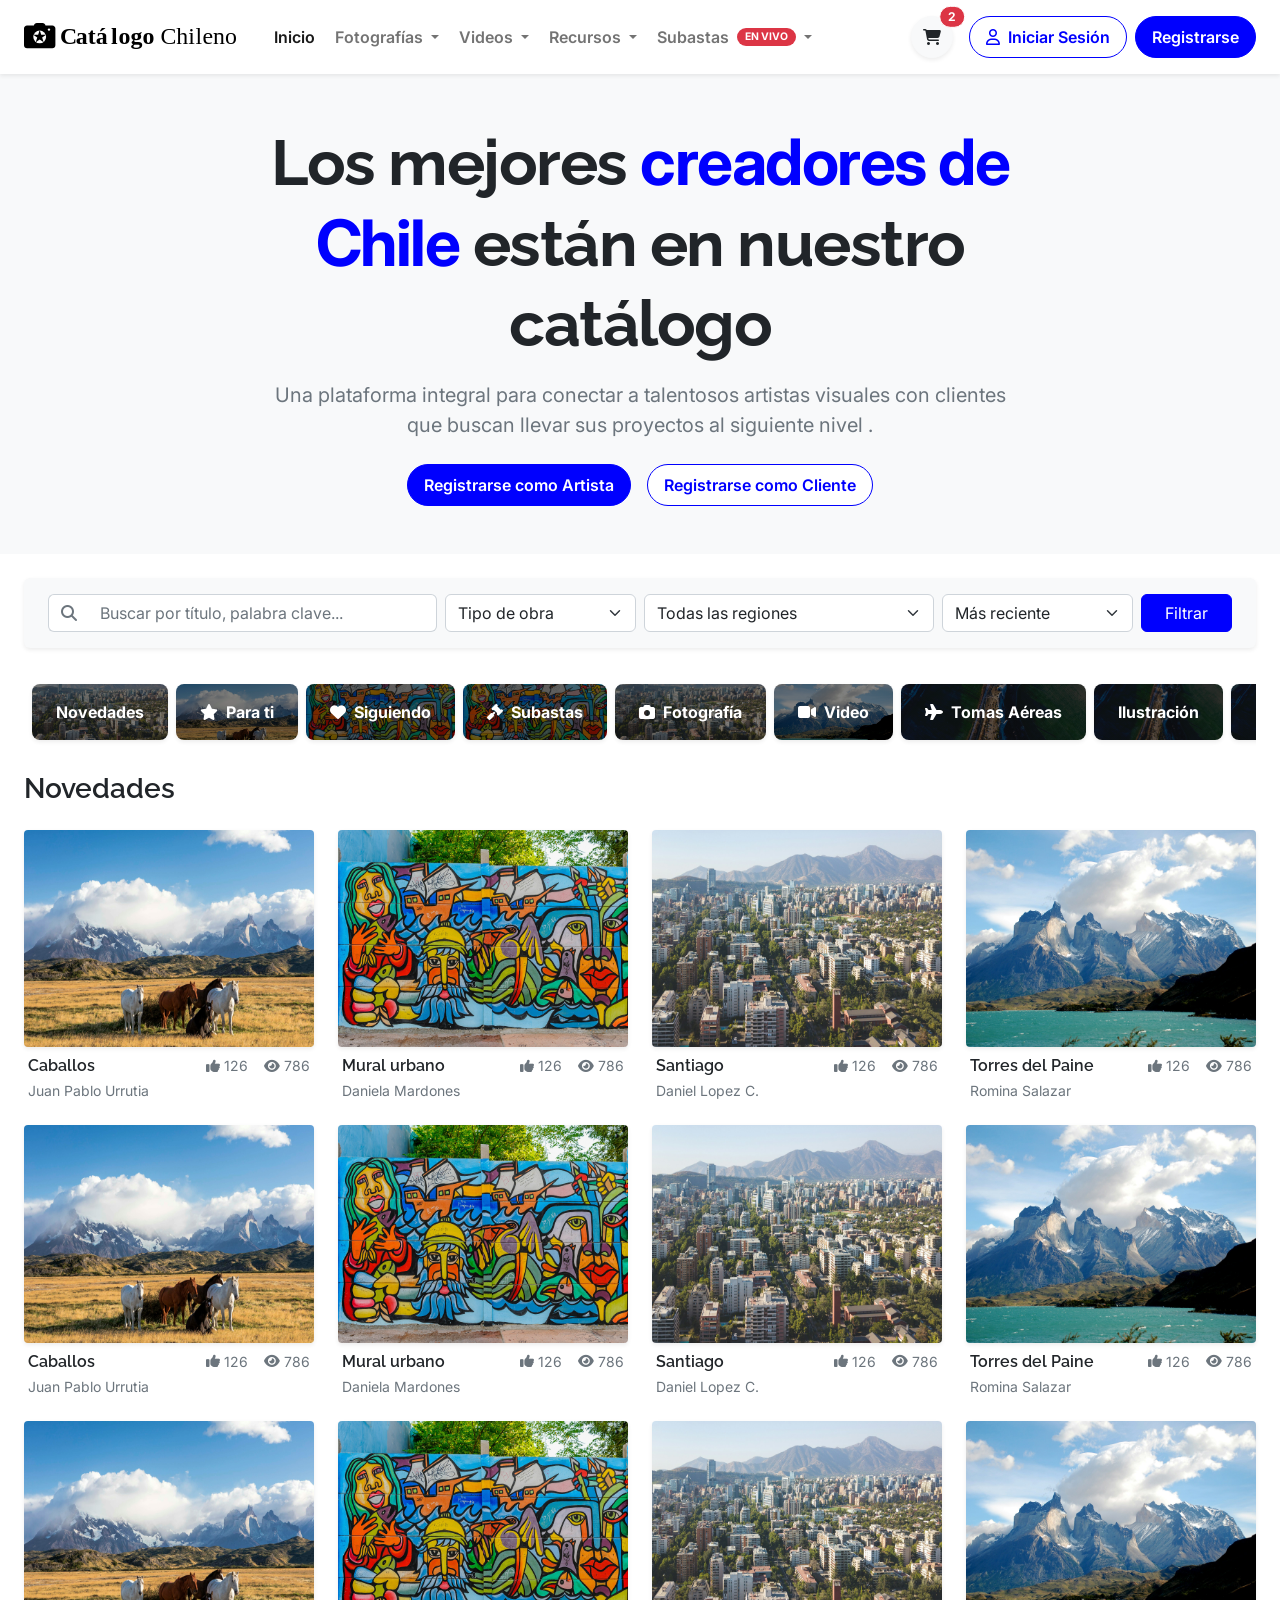
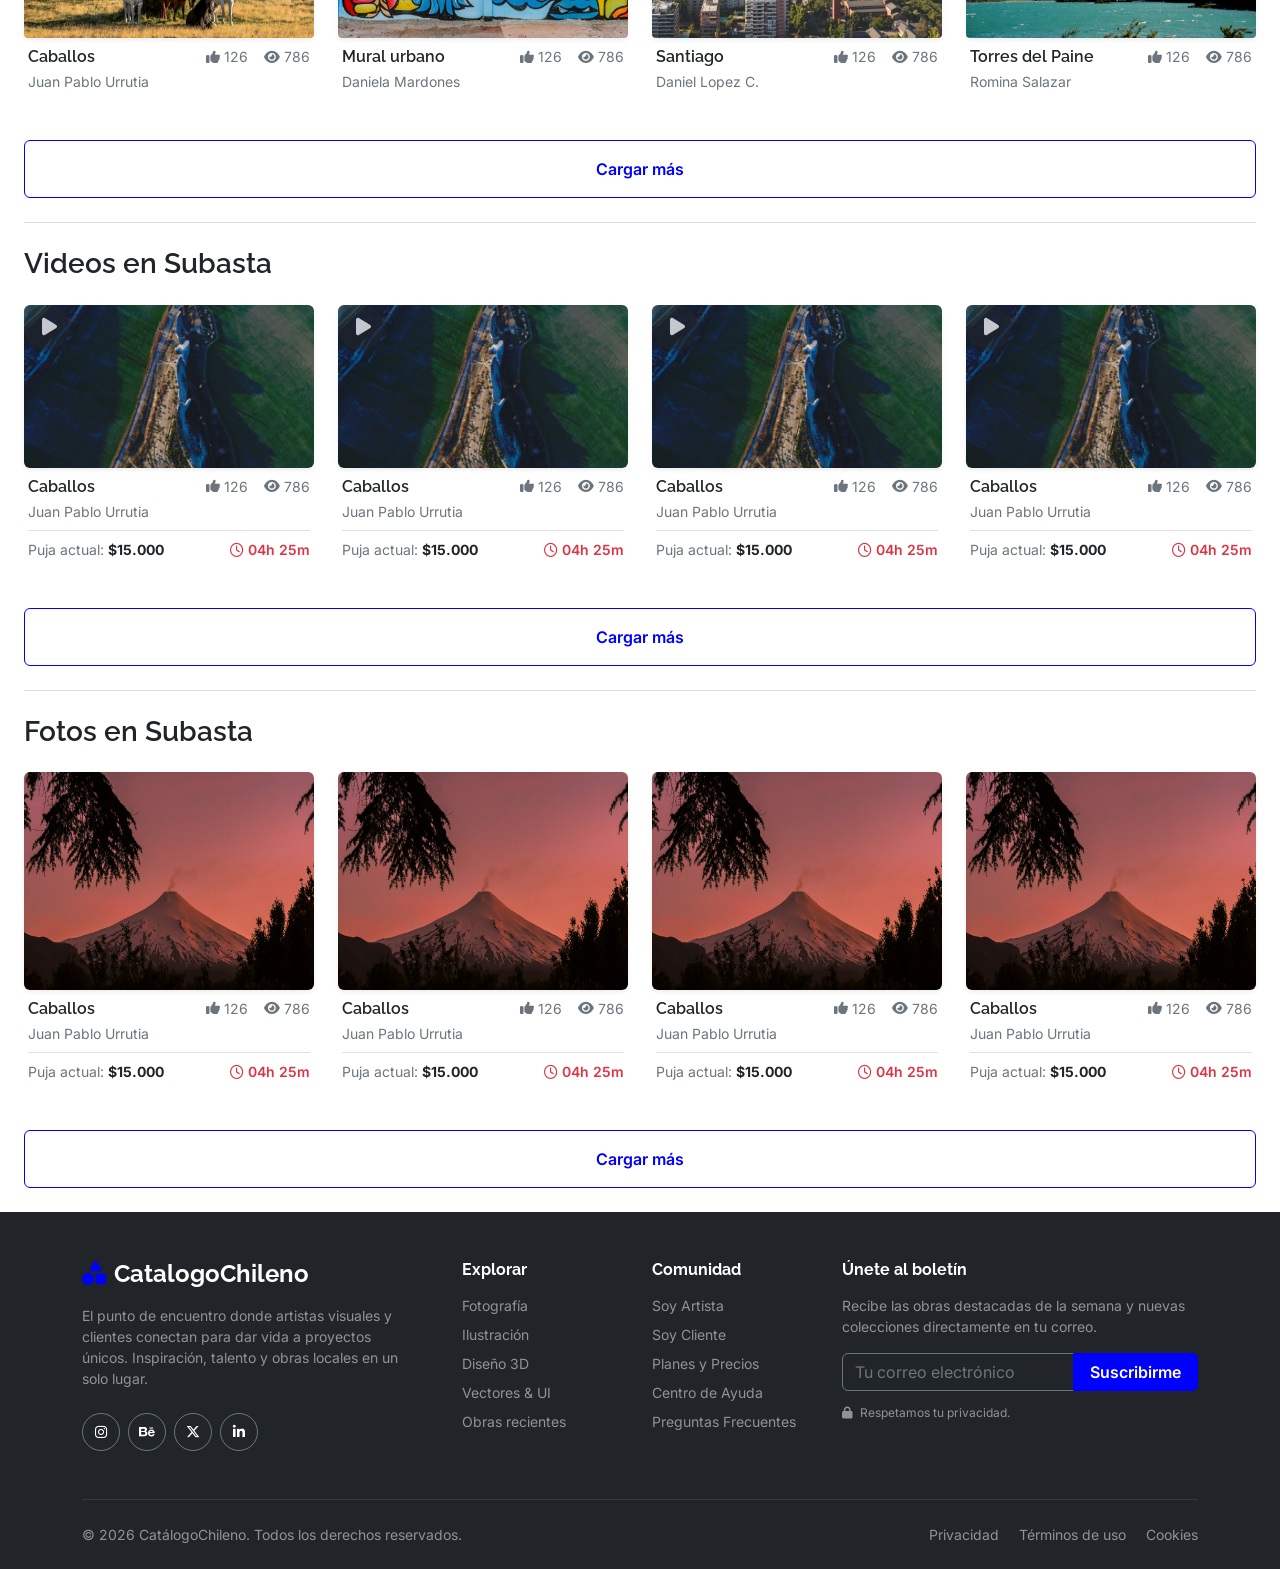
<file: Front-End/index.html>
<!DOCTYPE html>
<html lang="es">

<head>
    <meta charset="UTF-8">
    <meta name="viewport" content="width=device-width, initial-scale=1.0">
    <title>Mi Proyecto Web - Bootstrap 5.2.3</title>

    <!-- 1. Estilos locales de Bootstrap (CSS) -->
    <link rel="stylesheet" href="css/bootstrap.min.css">


    <!-- Font Awesome CDN -->
    <link rel="stylesheet" href="https://cdnjs.cloudflare.com/ajax/libs/font-awesome/6.5.1/css/all.min.css">

    <!-- 2. Mis estilos personalizados -->
    <link rel="stylesheet" href="css/style.css">



</head>

<body>

    <!-- NavBar -->
    <nav class="navbar navbar-expand-lg navbar-light py-3 bg-white sticky-top shadow-sm">
        <div class="container-fluid px-4">

            <!-- 1. Logotipo -->
            <a class="navbar-brand d-flex align-items-center text-dark me-lg-4" href="index.html">
                <img src="images/LogoCatalogoChileno.svg" alt="Logotipo Catálogo Chileno" height="28"
                    class="d-inline-block">
            </a>

            <!-- Botones para vista móvil (Carrito rápido + Hamburguesa) -->
            <div class="d-flex align-items-center gap-2 d-lg-none">
                <!-- Carrito Móvil -->
                <a href="carrito.html" class="btn btn-light position-relative rounded-circle p-2"
                    aria-label="Carrito de compras">
                    <i class="fa-solid fa-cart-shopping text-dark fs-5"></i>
                    <span class="position-absolute top-0 start-100 translate-middle badge rounded-pill bg-danger">
                        2
                    </span>
                </a>

                <!-- Botón Hamburguesa -->
                <button class="navbar-toggler border-0 shadow-none p-2" type="button" data-bs-toggle="collapse"
                    data-bs-target="#navbarContenido" aria-controls="navbarContenido" aria-expanded="false"
                    aria-label="Toggle navigation">
                    <span class="navbar-toggler-icon"></span>
                </button>
            </div>

            <!-- 3. Contenido colapsable (Menú + Acciones) -->
            <div class="collapse navbar-collapse mt-3 mt-lg-0" id="navbarContenido">

                <!-- Menú de Navegación Principal -->
                <ul class="navbar-nav me-auto mb-2 mb-lg-0 gap-lg-1">

                    <!-- Inicio -->
                    <li class="nav-item">
                        <a class="nav-link fw-semibold active" aria-current="page" href="index.html">Inicio</a>
                    </li>

                    <!-- Submenú 1: Fotografías -->
                    <li class="nav-item dropdown">
                        <a class="nav-link dropdown-toggle fw-semibold" href="#" id="dropFotografias" role="button"
                            data-bs-toggle="dropdown" aria-expanded="false">
                            Fotografías
                        </a>
                        <ul class="dropdown-menu border-0 shadow-sm rounded-3" aria-labelledby="dropFotografias">
                            <li><a class="dropdown-item py-2" href="#"><i
                                        class="fa-solid fa-mountain me-2 text-muted"></i>Paisajes</a></li>
                            <li><a class="dropdown-item py-2" href="#"><i
                                        class="fa-solid fa-user-group me-2 text-muted"></i>Personas</a></li>
                            <li><a class="dropdown-item py-2" href="#"><i
                                        class="fa-solid fa-city me-2 text-muted"></i>Ciudades</a></li>
                            <li><a class="dropdown-item py-2" href="#"><i
                                        class="fa-solid fa-masks-theater me-2 text-muted"></i>Fiestas Típicas</a></li>
                            <li>
                                <hr class="dropdown-divider">
                            </li>
                            <li><a class="dropdown-item py-2" href="#"><i
                                        class="fa-solid fa-leaf me-2 text-muted"></i>Fauna y Naturaleza Chilena</a></li>
                        </ul>
                    </li>

                    <!-- Submenú 2: Videos -->
                    <li class="nav-item dropdown">
                        <a class="nav-link dropdown-toggle fw-semibold" href="#" id="dropVideos" role="button"
                            data-bs-toggle="dropdown" aria-expanded="false">
                            Videos
                        </a>
                        <ul class="dropdown-menu border-0 shadow-sm rounded-3" aria-labelledby="dropVideos">
                            <li><a class="dropdown-item py-2" href="#"><i class="fa-solid fa-tv me-2 text-muted"></i>4K
                                    UHD</a></li>
                            <li><a class="dropdown-item py-2" href="#"><i
                                        class="fa-solid fa-plane-up me-2 text-muted"></i>Tomas con Dron</a></li>
                            <li>
                                <hr class="dropdown-divider">
                            </li>
                            <li><a class="dropdown-item py-2" href="#"><i
                                        class="fa-solid fa-film me-2 text-muted"></i>Time-Lapse / Archivo</a></li>
                        </ul>
                    </li>

                    <!-- Submenú 3: Recursos -->
                    <li class="nav-item dropdown">
                        <a class="nav-link dropdown-toggle fw-semibold" href="#" id="dropRecursos" role="button"
                            data-bs-toggle="dropdown" aria-expanded="false">
                            Recursos
                        </a>
                        <ul class="dropdown-menu border-0 shadow-sm rounded-3" aria-labelledby="dropRecursos">
                            <li><a class="dropdown-item py-2" href="#"><i
                                        class="fa-solid fa-palette me-2 text-muted"></i>Ilustraciones</a></li>
                            <li><a class="dropdown-item py-2" href="#"><i
                                        class="fa-solid fa-bezier-curve me-2 text-muted"></i>Vectores</a></li>
                            <li><a class="dropdown-item py-2" href="#"><i
                                        class="fa-solid fa-layer-group me-2 text-muted"></i>Plantillas</a></li>
                            <li>
                                <hr class="dropdown-divider">
                            </li>
                            <li><a class="dropdown-item py-2" href="#"><i
                                        class="fa-solid fa-music me-2 text-muted"></i>Audio y Música</a></li>
                        </ul>
                    </li>

                    <!-- Submenú 4: Subastas -->
                    <li class="nav-item dropdown">
                        <a class="nav-link dropdown-toggle fw-semibold d-flex align-items-center gap-1" href="#"
                            id="dropSubastas" role="button" data-bs-toggle="dropdown" aria-expanded="false">
                            Subastas
                            <span class="badge bg-danger rounded-pill ms-1 px-2" style="font-size: 0.65rem;">EN
                                VIVO</span>
                        </a>
                        <ul class="dropdown-menu border-0 shadow-sm rounded-3" aria-labelledby="dropSubastas">
                            <li><a class="dropdown-item py-2 fw-semibold text-danger" href="subastas.html"><i
                                        class="fa-solid fa-gavel me-2"></i>Subastas en Vivo</a></li>
                            <li><a class="dropdown-item py-2" href="#"><i
                                        class="fa-regular fa-calendar me-2 text-muted"></i>Próximas Subastas</a></li>
                            <li><a class="dropdown-item py-2" href="#"><i
                                        class="fa-solid fa-clock-rotate-left me-2 text-muted"></i>Finalizadas</a></li>
                        </ul>
                    </li>

                </ul>

                <!-- Acciones de Usuario + Carrito (Escritorio) -->
                <div class="d-flex align-items-center gap-3 pt-3 pt-lg-0 mt-3 mt-lg-0">

                    <!-- Carrito de Compras (Desktop) -->
                    <a href="carrito.html"
                        class="btn btn-light position-relative rounded-circle p-2 d-none d-lg-flex align-items-center justify-content-center shadow-sm flex-shrink-0"
                        style="width: 42px; height: 42px;" title="Carrito de compras">
                        <i class="fa-solid fa-cart-shopping text-dark"></i>
                        <span
                            class="position-absolute top-0 start-100 translate-middle badge rounded-pill bg-danger border border-white">
                            2
                        </span>
                    </a>

                    <!-- Área de Autenticación / Cuenta de Usuario -->
                    <div class="d-flex align-items-center gap-2 w-100 w-lg-auto">
                        <a href="login.html"
                            class="btn btn-outline-primary rounded-pill px-3 py-2 fw-semibold w-100 w-lg-auto d-flex align-items-center justify-content-center gap-2 text-nowrap">
                            <i class="fa-regular fa-user"></i>
                            <span>Iniciar Sesión</span>
                        </a>
                        <a href="registro.html"
                            class="btn btn-primary rounded-pill px-3 py-2 fw-semibold w-100 w-lg-auto d-none d-xl-inline-block text-nowrap">
                            Registrarse
                        </a>
                    </div>

                </div>

            </div>
        </div>
    </nav>

    <!-- Sección Hero (Inicio estilo Behance) -->
    <section class="hero-section text-center py-5 lg-3 bg-light">
        <div class="container">
            <div class="row justify-content-center">
                <div class="col-lg-10 col-xl-9">

                    <!-- Título H1 Principal -->
                    <h1 class="display-3 fw-bold text-dark lh-sm mb-3" style="letter-spacing: -1.5px;">
                        Los mejores <span class="text-primary">creadores de Chile</span> están en nuestro catálogo
                    </h1>

                    <!-- Subtítulo descriptivo -->
                    <p class="fs-5 text-muted mb-4 px-md-5 fw-normal">
                        Una plataforma integral para conectar a talentosos artistas visuales con clientes que buscan
                        llevar sus proyectos al siguiente nivel .
                    </p>

                    <!-- Contenedor de Botones de Registro -->
                    <div class="d-flex flex-column flex-sm-row justify-content-center gap-2 gap-sm-3">

                        <!-- Botón 1: Registrarse como Artista (Relleno) -->
                        <a href="registro-artista.html" class="btn btn-primary rounded-pill px-3 py-2 fw-semibold text-nowrap">
                            Registrarse como Artista
                        </a>

                        <!-- Botón 2: Registrarse como Cliente (Delineado con hover sutil) -->
                        <a href="registro-cliente.html" class="btn btn-outline-primary rounded-pill px-3 py-2 fw-semibold text-nowrap">
                            Registrarse como Cliente
                        </a>

                    </div>

                </div>
            </div>
        </div>
    </section>

    <!-- 1. Carrusel  

<main class="container-fluid px-0">
  <div id="carouselExampleCaptions" class="carousel slide overflow-hidden" data-bs-ride="false">
    <div class="carousel-indicators">
      <button type="button" data-bs-target="#carouselExampleCaptions" data-bs-slide-to="0" class="active" aria-current="true" aria-label="Slide 1"></button>
      <button type="button" data-bs-target="#carouselExampleCaptions" data-bs-slide-to="1" aria-label="Slide 2"></button>
      <button type="button" data-bs-target="#carouselExampleCaptions" data-bs-slide-to="2" aria-label="Slide 3"></button>
    </div>
    <div class="carousel-inner">
      <div class="carousel-item active">
        <img src="images/cl-01.jpg" class="d-block w-100" alt="...">
        <div class="carousel-caption d-none d-md-block">
          <h5>First slide label</h5>
          <p>Some representative placeholder content for the first slide.</p>
        </div>
      </div>
      <div class="carousel-item">
        <img src="images/cl-02.jpg" class="d-block w-100" alt="...">
        <div class="carousel-caption d-none d-md-block">
          <h5>Second slide label</h5>
          <p>Some representative placeholder content for the second slide.</p>
        </div>
      </div>
      <div class="carousel-item">
        <img src="images/cl-03.jpg" class="d-block w-100" alt="...">
        <div class="carousel-caption d-none d-md-block">
          <h5>Third slide label</h5>
          <p>Some representative placeholder content for the third slide.</p>
        </div>
      </div>
    </div>
    <button class="carousel-control-prev" type="button" data-bs-target="#carouselExampleCaptions" data-bs-slide="prev">
      <span class="carousel-control-prev-icon" aria-hidden="true"></span>
      <span class="visually-hidden">Previous</span>
    </button>
    <button class="carousel-control-next" type="button" data-bs-target="#carouselExampleCaptions" data-bs-slide="next">
      <span class="carousel-control-next-icon" aria-hidden="true"></span>
      <span class="visually-hidden">Next</span>
    </button>
  </div>
</main> -->


    <!-- 1. BARRA DE BÚSQUEDA Y FILTROS -->
    <main class="containe-fluid px-4 py-4">
        <div class="card shadow-sm px-4 p-3 mb-1 bg-light border-0">
            <form class="row g-2 align-items-center">

                <!-- 1. Campo de Búsqueda de Texto -->
                <div class="col-12 col-lg-4">
                    <div class="input-group">
                        <span class="input-group-text bg-white border-end-0">
                            <i class="fa-solid fa-magnifying-glass text-muted"></i>
                        </span>
                        <input type="text" class="form-control border-start-0"
                            placeholder="Buscar por título, palabra clave...">
                    </div>
                </div>

                <!-- 2. Filtro: Tipo de Obra -->
                <div class="col-12 col-sm-6 col-lg-2">
                    <select class="form-select" aria-label="Tipo de obra">
                        <option value="" selected>Tipo de obra</option>
                        <option value="fotografia">Fotografía</option>
                        <option value="video">Video</option>
                        <option value="audio">Audio</option>
                        <option value="vector">Vector</option>
                        <option value="3d">3D</option>
                    </select>
                </div>

                <!-- 3. Filtro: Región de Chile -->
                <div class="col-12 col-sm-6 col-lg-3">
                    <select class="form-select" aria-label="Región de Chile">
                        <option value="" selected>Todas las regiones</option>
                        <option value="arica">Arica y Parinacota</option>
                        <option value="tarapaca">Tarapacá</option>
                        <option value="antofagasta">Antofagasta</option>
                        <option value="atacama">Atacama</option>
                        <option value="coquimbo">Coquimbo</option>
                        <option value="valparaiso">Valparaíso</option>
                        <option value="metropolitana">Región Metropolitana</option>
                        <option value="ohiggins">O'Higgins</option>
                        <option value="maule">Maule</option>
                        <option value="nuble">Ñuble</option>
                        <option value="biobio">Biobío</option>
                        <option value="araucania">La Araucanía</option>
                        <option value="los_rios">Los Ríos</option>
                        <option value="los_lagos">Los Lagos</option>
                        <option value="aysen">Aysén</option>
                        <option value="magallanes">Magallanes y Antártica</option>
                    </select>
                </div>

                <!-- 4. Filtro: Ordenar por -->
                <div class="col-12 col-sm-6 col-lg-2">
                    <select class="form-select" aria-label="Ordenar resultados">
                        <option value="reciente" selected>Más reciente</option>
                        <option value="antiguo">Más antiguo</option>
                    </select>
                </div>

                <!-- 5. Botón Filtrar -->
                <div class="col-12 col-sm-6 col-lg-1">
                    <button type="submit" class="btn btn-primary w-100" title="Aplicar Filtros">
                        Filtrar
                    </button>
                </div>

            </form>
        </div>
    </main>

    <!-- categorias -->

    <div class="container-fluid px-4">
        <div class="d-flex flex-nowrap overflow-auto gap-2 p-2 align-items-center">

            <!-- Botón 3 -->
            <a href="#" class="btn category-btn fw-bold rounded-3 px-4 py-3 shadow-sm"
                style="background-image: linear-gradient(rgba(0, 0, 0, 0.5), rgba(0, 0, 0, 0.5)), url('images/03.jpg');">
                Novedades
            </a>

            <!-- Botón 1 -->
            <a href="#" class="btn category-btn fw-bold rounded-3 px-4 py-3 shadow-sm"
                style="background-image: linear-gradient(rgba(0, 0, 0, 0.5), rgba(0, 0, 0, 0.5)), url('images/01.jpg');">
                <i class="fa-solid fa-star me-2"></i>Para ti
            </a>

            <!-- Botón 2 -->
            <a href="#" class="btn category-btn fw-bold rounded-3 px-4 py-3 shadow-sm"
                style="background-image: linear-gradient(rgba(0, 0, 0, 0.5), rgba(0, 0, 0, 0.5)), url('images/02.jpg');">
                <i class="fa-solid fa-heart me-2"></i>Siguiendo
            </a>
            <!-- Botón 2 -->
            <a href="#" class="btn category-btn fw-bold rounded-3 px-4 py-3 shadow-sm"
                style="background-image: linear-gradient(rgba(0, 0, 0, 0.5), rgba(0, 0, 0, 0.5)), url('images/02.jpg');">
                <i class="fa-solid fa-gavel me-2"></i>Subastas
            </a>



            <!-- Botón 3 -->
            <a href="#" class="btn category-btn fw-bold rounded-3 px-4 py-3 shadow-sm"
                style="background-image: linear-gradient(rgba(0, 0, 0, 0.5), rgba(0, 0, 0, 0.5)), url('images/03.jpg');">
                <i class="fa-solid fa-camera me-2"></i>Fotografía
            </a>

            <!-- Botón 4 -->
            <a href="#" class="btn category-btn fw-bold rounded-3 px-4 py-3 shadow-sm"
                style="background-image: linear-gradient(rgba(0, 0, 0, 0.5), rgba(0, 0, 0, 0.5)), url('images/04.jpg');">
                <i class="fa-solid fa-video me-2"></i>Video
            </a>

            <!-- Botón 5 -->
            <a href="#" class="btn category-btn fw-bold rounded-3 px-4 py-3 shadow-sm"
                style="background-image: linear-gradient(rgba(0, 0, 0, 0.5), rgba(0, 0, 0, 0.5)), url('images/dron_portada.png');">
                <i class="fa-solid fa-plane me-2"></i>Tomas Aéreas
            </a>

            <!-- Botón 6 -->
            <a href="#" class="btn category-btn fw-bold rounded-3 px-4 py-3 shadow-sm"
                style="background-image: linear-gradient(rgba(0, 0, 0, 0.5), rgba(0, 0, 0, 0.5)), url('images/dron_portada.png');">
                Ilustración
            </a>

            <!-- Botón 7 -->
            <a href="#" class="btn category-btn fw-bold rounded-3 px-4 py-3 shadow-sm"
                style="background-image: linear-gradient(rgba(0, 0, 0, 0.5), rgba(0, 0, 0, 0.5)), url('images/dron_portada.png');">
                Íconos
            </a>

            <!-- Botón 8 -->
            <a href="#" class="btn category-btn fw-bold rounded-3 px-4 py-3 shadow-sm"
                style="background-image: linear-gradient(rgba(0, 0, 0, 0.5), rgba(0, 0, 0, 0.5)), url('images/dron_portada.png');">
                Modelos 3D
            </a>

        </div>
    </div>

    <!-- tarjetas -->

    <div class="container-fluid px-4 py-4">
        <h3 class="fw-semibold text-dark mb-4">
            Novedades
        </h3>

        <!-- Grilla de Tarjetas (Añadido el id="gridProductos") -->
        <div class="row row-cols-1 row-cols-sm-2 row-cols-lg-4 g-4" id="gridProductos">

            <!-- AQUÍ VAN TUS TARJETAS ACTUALES (<div class="col">...</div>) -->

            <!-- Tarjeta 1 -->
            <div class="col">
                <div class="card border-0 bg-transparent h-100 card-hover">

                    <!-- Imagen con Hover Overlay -->
                    <div class="ratio ratio-4x3 rounded-1 overflow-hidden shadow-sm position-relative">

                        <!-- Imagen Limpia -->
                        <img src="images/01.jpg" alt="Imagen de la obra">

                        <!-- Capa Flotante (Overlay en Hover) -->

                        <div onclick="detalle('images/01.jpg')"
                            class="hover-overlay position-absolute top-0 start-0 w-100 h-100 bg-dark bg-opacity-50 d-flex flex-column justify-content-between p-3 text-white">

                            <!-- Parte superior: Ubicación + Fecha y Corazón -->
                            <div class="d-flex justify-content-between align-items-start">

                                <!-- Ubicación y Fecha apiladas -->
                                <div class="d-flex flex-column gap-1 align-items-start">
                                    <span class="badge bg-dark bg-opacity-75 fw-normal">
                                        <i class="fa-solid fa-location-dot me-1"></i> Parral, Maule
                                    </span>
                                    <span class="badge bg-dark bg-opacity-75 fw-normal">
                                        <i class="fa-solid fa-calendar-days me-1"></i> 14 Sep, 2026
                                    </span>
                                </div>

                                <!-- Corazón (se rellena de rojo al hover o con la clase .active) -->
                                <button type="button" class="btn btn-like" aria-label="Añadir a favoritos">
                                    <i class="fa-regular fa-heart"></i>
                                </button>
                            </div>

                            <!-- Parte inferior: Precio sutil y Botón Comprar -->
                            <div class="d-flex justify-content-between align-items-center">
                                <div>
                                    <span class="fw-semibold text-white fs-6">$7.990</span>
                                    <span class="text-decoration-line-through text-white-50">$8.990</span>
                                </div>
                                <a href="carrito.html" class="btn btn-primary btn-sm px-3 fw-semibold">
                                    Comprar
                                </a>
                            </div>

                        </div>
                    </div>

                    <!-- Información fija debajo de la imagen -->
                    <div class="pt-2 px-1">

                        <!-- Fila 1: Título | Likes y Vistas -->
                        <div class="d-flex justify-content-between align-items-center mb-1">
                            <h6 class="fw-semibold text-dark mb-0 text-truncate me-2">
                                Caballos
                            </h6>

                            <div class="d-flex align-items-center gap-3 flex-shrink-0 text-muted small">
                                <span class="d-flex align-items-center gap-1" title="Me gusta">
                                    <i class="fa-solid fa-thumbs-up"></i>
                                    <span>126</span>
                                </span>
                                <span class="d-flex align-items-center gap-1" title="Vistas">
                                    <i class="fa-solid fa-eye"></i>
                                    <span>786</span>
                                </span>
                            </div>
                        </div>

                        <!-- Fila 2: Nombre del Autor -->
                        <p class="text-muted small mb-0 text-truncate">
                            Juan Pablo Urrutia
                        </p>

                    </div>

                </div>
            </div>
            <!-- Tarjeta 2 -->
            <div class="col">
                <div class="card border-0 bg-transparent h-100 card-hover">

                    <!-- Imagen con Hover Overlay -->
                    <div class="ratio ratio-4x3 rounded-1 overflow-hidden shadow-sm position-relative">

                        <!-- Imagen Limpia -->
                        <img src="images/02.jpg" alt="Imagen de la obra">

                        <!-- Capa Flotante (Overlay en Hover) -->
                        <div
                            class="hover-overlay position-absolute top-0 start-0 w-100 h-100 bg-dark bg-opacity-50 d-flex flex-column justify-content-between p-3 text-white">

                            <!-- Parte superior: Ubicación + Fecha y Corazón -->
                            <div class="d-flex justify-content-between align-items-start">

                                <!-- Ubicación y Fecha apiladas -->
                                <div class="d-flex flex-column gap-1 align-items-start">
                                    <span class="badge bg-dark bg-opacity-75 fw-normal">
                                        <i class="fa-solid fa-location-dot me-1"></i> Quillón, Ñuble
                                    </span>
                                    <span class="badge bg-dark bg-opacity-75 fw-normal">
                                        <i class="fa-solid fa-calendar-days me-1"></i> 10 May, 2026
                                    </span>
                                </div>

                                <!-- Corazón (se rellena de rojo al hover o con la clase .active) -->
                                <button type="button" class="btn btn-like" aria-label="Añadir a favoritos">
                                    <i class="fa-regular fa-heart"></i>
                                </button>
                            </div>

                            <!-- Parte inferior: Precio sutil y Botón Comprar -->
                            <div class="d-flex justify-content-between align-items-center">
                                <div>
                                    <span class="fw-semibold text-white fs-6">$9.990</span>
                                    <span class="text-decoration-line-through text-white-50">$10.990</span>
                                </div>
                                <a href="#" class="btn btn-primary btn-sm px-3 fw-semibold">
                                    Comprar
                                </a>
                            </div>

                        </div>
                    </div>

                    <!-- Información fija debajo de la imagen -->
                    <div class="pt-2 px-1">

                        <!-- Fila 1: Título | Likes y Vistas -->
                        <div class="d-flex justify-content-between align-items-center mb-1">
                            <h6 class="fw-semibold text-dark mb-0 text-truncate me-2">
                                Mural urbano
                            </h6>

                            <div class="d-flex align-items-center gap-3 flex-shrink-0 text-muted small">
                                <span class="d-flex align-items-center gap-1" title="Me gusta">
                                    <i class="fa-solid fa-thumbs-up"></i>
                                    <span>126</span>
                                </span>
                                <span class="d-flex align-items-center gap-1" title="Vistas">
                                    <i class="fa-solid fa-eye"></i>
                                    <span>786</span>
                                </span>
                            </div>
                        </div>

                        <!-- Fila 2: Nombre del Autor -->
                        <p class="text-muted small mb-0 text-truncate">
                            Daniela Mardones
                        </p>

                    </div>

                </div>
            </div>

            <!-- Tarjeta 3 -->
            <div class="col">
                <div class="card border-0 bg-transparent h-100 card-hover">

                    <!-- Imagen con Hover Overlay -->
                    <div class="ratio ratio-4x3 rounded-1 overflow-hidden shadow-sm position-relative">

                        <!-- Imagen Limpia -->
                        <img src="images/03.jpg" alt="Imagen de la obra">

                        <!-- Capa Flotante (Overlay en Hover) -->
                        <div
                            class="hover-overlay position-absolute top-0 start-0 w-100 h-100 bg-dark bg-opacity-50 d-flex flex-column justify-content-between p-3 text-white">

                            <!-- Parte superior: Ubicación + Fecha y Corazón -->
                            <div class="d-flex justify-content-between align-items-start">

                                <!-- Ubicación y Fecha apiladas -->
                                <div class="d-flex flex-column gap-1 align-items-start">
                                    <span class="badge bg-dark bg-opacity-75 fw-normal">
                                        <i class="fa-solid fa-location-dot me-1"></i> Santiago, Santiago
                                    </span>
                                    <span class="badge bg-dark bg-opacity-75 fw-normal">
                                        <i class="fa-solid fa-calendar-days me-1"></i> 24 Jul, 2026
                                    </span>
                                </div>

                                <!-- Corazón (se rellena de rojo al hover o con la clase .active) -->
                                <button type="button" class="btn btn-like" aria-label="Añadir a favoritos">
                                    <i class="fa-regular fa-heart"></i>
                                </button>
                            </div>

                            <!-- Parte inferior: Precio sutil y Botón Comprar -->
                            <div class="d-flex justify-content-between align-items-center">
                                <div>
                                    <span class="fw-semibold text-white fs-6">$5.990</span>
                                    <span class="text-decoration-line-through text-white-50">$6.990</span>
                                </div>
                                <a href="#" class="btn btn-primary btn-sm px-3 fw-semibold">
                                    Comprar
                                </a>
                            </div>

                        </div>
                    </div>

                    <!-- Información fija debajo de la imagen -->
                    <div class="pt-2 px-1">

                        <!-- Fila 1: Título | Likes y Vistas -->
                        <div class="d-flex justify-content-between align-items-center mb-1">
                            <h6 class="fw-semibold text-dark mb-0 text-truncate me-2">
                                Santiago
                            </h6>

                            <div class="d-flex align-items-center gap-3 flex-shrink-0 text-muted small">
                                <span class="d-flex align-items-center gap-1" title="Me gusta">
                                    <i class="fa-solid fa-thumbs-up"></i>
                                    <span>126</span>
                                </span>
                                <span class="d-flex align-items-center gap-1" title="Vistas">
                                    <i class="fa-solid fa-eye"></i>
                                    <span>786</span>
                                </span>
                            </div>
                        </div>

                        <!-- Fila 2: Nombre del Autor -->
                        <p class="text-muted small mb-0 text-truncate">
                            Daniel Lopez C.
                        </p>

                    </div>

                </div>
            </div>

            <!-- Tarjeta 4 -->
            <div class="col">
                <div class="card border-0 bg-transparent h-100 card-hover">

                    <!-- Imagen con Hover Overlay -->
                    <div class="ratio ratio-4x3 rounded-1 overflow-hidden shadow-sm position-relative">

                        <!-- Imagen Limpia -->
                        <img src="images/04.jpg" alt="Imagen de la obra">

                        <!-- Capa Flotante (Overlay en Hover) -->
                        <div
                            class="hover-overlay position-absolute top-0 start-0 w-100 h-100 bg-dark bg-opacity-50 d-flex flex-column justify-content-between p-3 text-white">

                            <!-- Parte superior: Ubicación + Fecha y Corazón -->
                            <div class="d-flex justify-content-between align-items-start">

                                <!-- Ubicación y Fecha apiladas -->
                                <div class="d-flex flex-column gap-1 align-items-start">
                                    <span class="badge bg-dark bg-opacity-75 fw-normal">
                                        <i class="fa-solid fa-location-dot me-1"></i> Puerto Natales, Magallanes
                                    </span>
                                    <span class="badge bg-dark bg-opacity-75 fw-normal">
                                        <i class="fa-solid fa-calendar-days me-1"></i> 14 Sep, 2026
                                    </span>
                                </div>

                                <!-- Corazón (se rellena de rojo al hover o con la clase .active) -->
                                <button type="button" class="btn btn-like" aria-label="Añadir a favoritos">
                                    <i class="fa-regular fa-heart"></i>
                                </button>
                            </div>

                            <!-- Parte inferior: Precio sutil y Botón Comprar -->
                            <div class="d-flex justify-content-between align-items-center">
                                <div>
                                    <span class="fw-semibold text-white fs-6">$9.990</span>
                                    <span class="text-decoration-line-through text-white-50">$10.990</span>
                                </div>
                                <a href="#" class="btn btn-primary btn-sm px-3 fw-semibold">
                                    Comprar
                                </a>
                            </div>

                        </div>
                    </div>

                    <!-- Información fija debajo de la imagen -->
                    <div class="pt-2 px-1">

                        <!-- Fila 1: Título | Likes y Vistas -->
                        <div class="d-flex justify-content-between align-items-center mb-1">
                            <h6 class="fw-semibold text-dark mb-0 text-truncate me-2">
                                Torres del Paine
                            </h6>

                            <div class="d-flex align-items-center gap-3 flex-shrink-0 text-muted small">
                                <span class="d-flex align-items-center gap-1" title="Me gusta">
                                    <i class="fa-solid fa-thumbs-up"></i>
                                    <span>126</span>
                                </span>
                                <span class="d-flex align-items-center gap-1" title="Vistas">
                                    <i class="fa-solid fa-eye"></i>
                                    <span>786</span>
                                </span>
                            </div>
                        </div>

                        <!-- Fila 2: Nombre del Autor -->
                        <p class="text-muted small mb-0 text-truncate">
                            Romina Salazar
                        </p>

                    </div>

                </div>
            </div>

            <!-- simulacion fila 2 -->

            <!-- Tarjeta 1 -->
            <div class="col">
                <div class="card border-0 bg-transparent h-100 card-hover">

                    <!-- Imagen con Hover Overlay -->
                    <div class="ratio ratio-4x3 rounded-1 overflow-hidden shadow-sm position-relative">

                        <!-- Imagen Limpia -->
                        <img src="images/01.jpg" alt="Imagen de la obra">

                        <!-- Capa Flotante (Overlay en Hover) -->
                        <div
                            class="hover-overlay position-absolute top-0 start-0 w-100 h-100 bg-dark bg-opacity-50 d-flex flex-column justify-content-between p-3 text-white">

                            <!-- Parte superior: Ubicación + Fecha y Corazón -->
                            <div class="d-flex justify-content-between align-items-start">

                                <!-- Ubicación y Fecha apiladas -->
                                <div class="d-flex flex-column gap-1 align-items-start">
                                    <span class="badge bg-dark bg-opacity-75 fw-normal">
                                        <i class="fa-solid fa-location-dot me-1"></i> Parral, Maule
                                    </span>
                                    <span class="badge bg-dark bg-opacity-75 fw-normal">
                                        <i class="fa-solid fa-calendar-days me-1"></i> 14 Sep, 2026
                                    </span>
                                </div>

                                <!-- Corazón (se rellena de rojo al hover o con la clase .active) -->
                                <button type="button" class="btn btn-like" aria-label="Añadir a favoritos">
                                    <i class="fa-regular fa-heart"></i>
                                </button>
                            </div>

                            <!-- Parte inferior: Precio sutil y Botón Comprar -->
                            <div class="d-flex justify-content-between align-items-center">
                                <div>
                                    <span class="fw-semibold text-white fs-6">$7.990</span>
                                    <span class="text-decoration-line-through text-white-50">$8.990</span>
                                </div>
                                <a href="#" class="btn btn-primary btn-sm px-3 fw-semibold">
                                    Comprar
                                </a>
                            </div>

                        </div>
                    </div>

                    <!-- Información fija debajo de la imagen -->
                    <div class="pt-2 px-1">

                        <!-- Fila 1: Título | Likes y Vistas -->
                        <div class="d-flex justify-content-between align-items-center mb-1">
                            <h6 class="fw-semibold text-dark mb-0 text-truncate me-2">
                                Caballos
                            </h6>

                            <div class="d-flex align-items-center gap-3 flex-shrink-0 text-muted small">
                                <span class="d-flex align-items-center gap-1" title="Me gusta">
                                    <i class="fa-solid fa-thumbs-up"></i>
                                    <span>126</span>
                                </span>
                                <span class="d-flex align-items-center gap-1" title="Vistas">
                                    <i class="fa-solid fa-eye"></i>
                                    <span>786</span>
                                </span>
                            </div>
                        </div>

                        <!-- Fila 2: Nombre del Autor -->
                        <p class="text-muted small mb-0 text-truncate">
                            Juan Pablo Urrutia
                        </p>

                    </div>

                </div>
            </div>
            <!-- Tarjeta 2 -->
            <div class="col">
                <div class="card border-0 bg-transparent h-100 card-hover">

                    <!-- Imagen con Hover Overlay -->
                    <div class="ratio ratio-4x3 rounded-1 overflow-hidden shadow-sm position-relative">

                        <!-- Imagen Limpia -->
                        <img src="images/02.jpg" alt="Imagen de la obra">

                        <!-- Capa Flotante (Overlay en Hover) -->
                        <div
                            class="hover-overlay position-absolute top-0 start-0 w-100 h-100 bg-dark bg-opacity-50 d-flex flex-column justify-content-between p-3 text-white">

                            <!-- Parte superior: Ubicación + Fecha y Corazón -->
                            <div class="d-flex justify-content-between align-items-start">

                                <!-- Ubicación y Fecha apiladas -->
                                <div class="d-flex flex-column gap-1 align-items-start">
                                    <span class="badge bg-dark bg-opacity-75 fw-normal">
                                        <i class="fa-solid fa-location-dot me-1"></i> Quillón, Ñuble
                                    </span>
                                    <span class="badge bg-dark bg-opacity-75 fw-normal">
                                        <i class="fa-solid fa-calendar-days me-1"></i> 10 May, 2026
                                    </span>
                                </div>

                                <!-- Corazón (se rellena de rojo al hover o con la clase .active) -->
                                <button type="button" class="btn btn-like" aria-label="Añadir a favoritos">
                                    <i class="fa-regular fa-heart"></i>
                                </button>
                            </div>

                            <!-- Parte inferior: Precio sutil y Botón Comprar -->
                            <div class="d-flex justify-content-between align-items-center">
                                <div>
                                    <span class="fw-semibold text-white fs-6">$9.990</span>
                                    <span class="text-decoration-line-through text-white-50">$10.990</span>
                                </div>
                                <a href="#" class="btn btn-primary btn-sm px-3 fw-semibold">
                                    Comprar
                                </a>
                            </div>

                        </div>
                    </div>

                    <!-- Información fija debajo de la imagen -->
                    <div class="pt-2 px-1">

                        <!-- Fila 1: Título | Likes y Vistas -->
                        <div class="d-flex justify-content-between align-items-center mb-1">
                            <h6 class="fw-semibold text-dark mb-0 text-truncate me-2">
                                Mural urbano
                            </h6>

                            <div class="d-flex align-items-center gap-3 flex-shrink-0 text-muted small">
                                <span class="d-flex align-items-center gap-1" title="Me gusta">
                                    <i class="fa-solid fa-thumbs-up"></i>
                                    <span>126</span>
                                </span>
                                <span class="d-flex align-items-center gap-1" title="Vistas">
                                    <i class="fa-solid fa-eye"></i>
                                    <span>786</span>
                                </span>
                            </div>
                        </div>

                        <!-- Fila 2: Nombre del Autor -->
                        <p class="text-muted small mb-0 text-truncate">
                            Daniela Mardones
                        </p>

                    </div>

                </div>
            </div>

            <!-- Tarjeta 3 -->
            <div class="col">
                <div class="card border-0 bg-transparent h-100 card-hover">

                    <!-- Imagen con Hover Overlay -->
                    <div class="ratio ratio-4x3 rounded-1 overflow-hidden shadow-sm position-relative">

                        <!-- Imagen Limpia -->
                        <img src="images/03.jpg" alt="Imagen de la obra">

                        <!-- Capa Flotante (Overlay en Hover) -->
                        <div
                            class="hover-overlay position-absolute top-0 start-0 w-100 h-100 bg-dark bg-opacity-50 d-flex flex-column justify-content-between p-3 text-white">

                            <!-- Parte superior: Ubicación + Fecha y Corazón -->
                            <div class="d-flex justify-content-between align-items-start">

                                <!-- Ubicación y Fecha apiladas -->
                                <div class="d-flex flex-column gap-1 align-items-start">
                                    <span class="badge bg-dark bg-opacity-75 fw-normal">
                                        <i class="fa-solid fa-location-dot me-1"></i> Santiago, Santiago
                                    </span>
                                    <span class="badge bg-dark bg-opacity-75 fw-normal">
                                        <i class="fa-solid fa-calendar-days me-1"></i> 24 Jul, 2026
                                    </span>
                                </div>

                                <!-- Corazón (se rellena de rojo al hover o con la clase .active) -->
                                <button type="button" class="btn btn-like" aria-label="Añadir a favoritos">
                                    <i class="fa-regular fa-heart"></i>
                                </button>
                            </div>

                            <!-- Parte inferior: Precio sutil y Botón Comprar -->
                            <div class="d-flex justify-content-between align-items-center">
                                <div>
                                    <span class="fw-semibold text-white fs-6">$5.990</span>
                                    <span class="text-decoration-line-through text-white-50">$6.990</span>
                                </div>
                                <a href="#" class="btn btn-primary btn-sm px-3 fw-semibold">
                                    Comprar
                                </a>
                            </div>

                        </div>
                    </div>

                    <!-- Información fija debajo de la imagen -->
                    <div class="pt-2 px-1">

                        <!-- Fila 1: Título | Likes y Vistas -->
                        <div class="d-flex justify-content-between align-items-center mb-1">
                            <h6 class="fw-semibold text-dark mb-0 text-truncate me-2">
                                Santiago
                            </h6>

                            <div class="d-flex align-items-center gap-3 flex-shrink-0 text-muted small">
                                <span class="d-flex align-items-center gap-1" title="Me gusta">
                                    <i class="fa-solid fa-thumbs-up"></i>
                                    <span>126</span>
                                </span>
                                <span class="d-flex align-items-center gap-1" title="Vistas">
                                    <i class="fa-solid fa-eye"></i>
                                    <span>786</span>
                                </span>
                            </div>
                        </div>

                        <!-- Fila 2: Nombre del Autor -->
                        <p class="text-muted small mb-0 text-truncate">
                            Daniel Lopez C.
                        </p>

                    </div>

                </div>
            </div>

            <!-- Tarjeta 4 -->
            <div class="col">
                <div class="card border-0 bg-transparent h-100 card-hover">

                    <!-- Imagen con Hover Overlay -->
                    <div class="ratio ratio-4x3 rounded-1 overflow-hidden shadow-sm position-relative">

                        <!-- Imagen Limpia -->
                        <img src="images/04.jpg" alt="Imagen de la obra">

                        <!-- Capa Flotante (Overlay en Hover) -->
                        <div
                            class="hover-overlay position-absolute top-0 start-0 w-100 h-100 bg-dark bg-opacity-50 d-flex flex-column justify-content-between p-3 text-white">

                            <!-- Parte superior: Ubicación + Fecha y Corazón -->
                            <div class="d-flex justify-content-between align-items-start">

                                <!-- Ubicación y Fecha apiladas -->
                                <div class="d-flex flex-column gap-1 align-items-start">
                                    <span class="badge bg-dark bg-opacity-75 fw-normal">
                                        <i class="fa-solid fa-location-dot me-1"></i> Puerto Natales, Magallanes
                                    </span>
                                    <span class="badge bg-dark bg-opacity-75 fw-normal">
                                        <i class="fa-solid fa-calendar-days me-1"></i> 14 Sep, 2026
                                    </span>
                                </div>

                                <!-- Corazón (se rellena de rojo al hover o con la clase .active) -->
                                <button type="button" class="btn btn-like" aria-label="Añadir a favoritos">
                                    <i class="fa-regular fa-heart"></i>
                                </button>
                            </div>

                            <!-- Parte inferior: Precio sutil y Botón Comprar -->
                            <div class="d-flex justify-content-between align-items-center">
                                <div>
                                    <span class="fw-semibold text-white fs-6">$9.990</span>
                                    <span class="text-decoration-line-through text-white-50">$10.990</span>
                                </div>
                                <a href="#" class="btn btn-primary btn-sm px-3 fw-semibold">
                                    Comprar
                                </a>
                            </div>

                        </div>
                    </div>

                    <!-- Información fija debajo de la imagen -->
                    <div class="pt-2 px-1">

                        <!-- Fila 1: Título | Likes y Vistas -->
                        <div class="d-flex justify-content-between align-items-center mb-1">
                            <h6 class="fw-semibold text-dark mb-0 text-truncate me-2">
                                Torres del Paine
                            </h6>

                            <div class="d-flex align-items-center gap-3 flex-shrink-0 text-muted small">
                                <span class="d-flex align-items-center gap-1" title="Me gusta">
                                    <i class="fa-solid fa-thumbs-up"></i>
                                    <span>126</span>
                                </span>
                                <span class="d-flex align-items-center gap-1" title="Vistas">
                                    <i class="fa-solid fa-eye"></i>
                                    <span>786</span>
                                </span>
                            </div>
                        </div>

                        <!-- Fila 2: Nombre del Autor -->
                        <p class="text-muted small mb-0 text-truncate">
                            Romina Salazar
                        </p>

                    </div>

                </div>
            </div>

            <!-- Simulación de fila 3 -->

            <!-- Tarjeta 1 -->
            <div class="col">
                <div class="card border-0 bg-transparent h-100 card-hover">

                    <!-- Imagen con Hover Overlay -->
                    <div class="ratio ratio-4x3 rounded-1 overflow-hidden shadow-sm position-relative">

                        <!-- Imagen Limpia -->
                        <img src="images/01.jpg" alt="Imagen de la obra">

                        <!-- Capa Flotante (Overlay en Hover) -->
                        <div
                            class="hover-overlay position-absolute top-0 start-0 w-100 h-100 bg-dark bg-opacity-50 d-flex flex-column justify-content-between p-3 text-white">

                            <!-- Parte superior: Ubicación + Fecha y Corazón -->
                            <div class="d-flex justify-content-between align-items-start">

                                <!-- Ubicación y Fecha apiladas -->
                                <div class="d-flex flex-column gap-1 align-items-start">
                                    <span class="badge bg-dark bg-opacity-75 fw-normal">
                                        <i class="fa-solid fa-location-dot me-1"></i> Parral, Maule
                                    </span>
                                    <span class="badge bg-dark bg-opacity-75 fw-normal">
                                        <i class="fa-solid fa-calendar-days me-1"></i> 14 Sep, 2026
                                    </span>
                                </div>

                                <!-- Corazón (se rellena de rojo al hover o con la clase .active) -->
                                <button type="button" class="btn btn-like" aria-label="Añadir a favoritos">
                                    <i class="fa-regular fa-heart"></i>
                                </button>
                            </div>

                            <!-- Parte inferior: Precio sutil y Botón Comprar -->
                            <div class="d-flex justify-content-between align-items-center">
                                <div>
                                    <span class="fw-semibold text-white fs-6">$7.990</span>
                                    <span class="text-decoration-line-through text-white-50">$8.990</span>
                                </div>
                                <a href="#" class="btn btn-primary btn-sm px-3 fw-semibold">
                                    Comprar
                                </a>
                            </div>

                        </div>
                    </div>

                    <!-- Información fija debajo de la imagen -->
                    <div class="pt-2 px-1">

                        <!-- Fila 1: Título | Likes y Vistas -->
                        <div class="d-flex justify-content-between align-items-center mb-1">
                            <h6 class="fw-semibold text-dark mb-0 text-truncate me-2">
                                Caballos
                            </h6>

                            <div class="d-flex align-items-center gap-3 flex-shrink-0 text-muted small">
                                <span class="d-flex align-items-center gap-1" title="Me gusta">
                                    <i class="fa-solid fa-thumbs-up"></i>
                                    <span>126</span>
                                </span>
                                <span class="d-flex align-items-center gap-1" title="Vistas">
                                    <i class="fa-solid fa-eye"></i>
                                    <span>786</span>
                                </span>
                            </div>
                        </div>

                        <!-- Fila 2: Nombre del Autor -->
                        <p class="text-muted small mb-0 text-truncate">
                            Juan Pablo Urrutia
                        </p>

                    </div>

                </div>
            </div>
            <!-- Tarjeta 2 -->
            <div class="col">
                <div class="card border-0 bg-transparent h-100 card-hover">

                    <!-- Imagen con Hover Overlay -->
                    <div class="ratio ratio-4x3 rounded-1 overflow-hidden shadow-sm position-relative">

                        <!-- Imagen Limpia -->
                        <img src="images/02.jpg" alt="Imagen de la obra">

                        <!-- Capa Flotante (Overlay en Hover) -->
                        <div
                            class="hover-overlay position-absolute top-0 start-0 w-100 h-100 bg-dark bg-opacity-50 d-flex flex-column justify-content-between p-3 text-white">

                            <!-- Parte superior: Ubicación + Fecha y Corazón -->
                            <div class="d-flex justify-content-between align-items-start">

                                <!-- Ubicación y Fecha apiladas -->
                                <div class="d-flex flex-column gap-1 align-items-start">
                                    <span class="badge bg-dark bg-opacity-75 fw-normal">
                                        <i class="fa-solid fa-location-dot me-1"></i> Quillón, Ñuble
                                    </span>
                                    <span class="badge bg-dark bg-opacity-75 fw-normal">
                                        <i class="fa-solid fa-calendar-days me-1"></i> 10 May, 2026
                                    </span>
                                </div>

                                <!-- Corazón (se rellena de rojo al hover o con la clase .active) -->
                                <button type="button" class="btn btn-like" aria-label="Añadir a favoritos">
                                    <i class="fa-regular fa-heart"></i>
                                </button>
                            </div>

                            <!-- Parte inferior: Precio sutil y Botón Comprar -->
                            <div class="d-flex justify-content-between align-items-center">
                                <div>
                                    <span class="fw-semibold text-white fs-6">$9.990</span>
                                    <span class="text-decoration-line-through text-white-50">$10.990</span>
                                </div>
                                <a href="#" class="btn btn-primary btn-sm px-3 fw-semibold">
                                    Comprar
                                </a>
                            </div>

                        </div>
                    </div>

                    <!-- Información fija debajo de la imagen -->
                    <div class="pt-2 px-1">

                        <!-- Fila 1: Título | Likes y Vistas -->
                        <div class="d-flex justify-content-between align-items-center mb-1">
                            <h6 class="fw-semibold text-dark mb-0 text-truncate me-2">
                                Mural urbano
                            </h6>

                            <div class="d-flex align-items-center gap-3 flex-shrink-0 text-muted small">
                                <span class="d-flex align-items-center gap-1" title="Me gusta">
                                    <i class="fa-solid fa-thumbs-up"></i>
                                    <span>126</span>
                                </span>
                                <span class="d-flex align-items-center gap-1" title="Vistas">
                                    <i class="fa-solid fa-eye"></i>
                                    <span>786</span>
                                </span>
                            </div>
                        </div>

                        <!-- Fila 2: Nombre del Autor -->
                        <p class="text-muted small mb-0 text-truncate">
                            Daniela Mardones
                        </p>

                    </div>

                </div>
            </div>

            <!-- Tarjeta 3 -->
            <div class="col">
                <div class="card border-0 bg-transparent h-100 card-hover">

                    <!-- Imagen con Hover Overlay -->
                    <div class="ratio ratio-4x3 rounded-1 overflow-hidden shadow-sm position-relative">

                        <!-- Imagen Limpia -->
                        <img src="images/03.jpg" alt="Imagen de la obra">

                        <!-- Capa Flotante (Overlay en Hover) -->
                        <div
                            class="hover-overlay position-absolute top-0 start-0 w-100 h-100 bg-dark bg-opacity-50 d-flex flex-column justify-content-between p-3 text-white">

                            <!-- Parte superior: Ubicación + Fecha y Corazón -->
                            <div class="d-flex justify-content-between align-items-start">

                                <!-- Ubicación y Fecha apiladas -->
                                <div class="d-flex flex-column gap-1 align-items-start">
                                    <span class="badge bg-dark bg-opacity-75 fw-normal">
                                        <i class="fa-solid fa-location-dot me-1"></i> Santiago, Santiago
                                    </span>
                                    <span class="badge bg-dark bg-opacity-75 fw-normal">
                                        <i class="fa-solid fa-calendar-days me-1"></i> 24 Jul, 2026
                                    </span>
                                </div>

                                <!-- Corazón (se rellena de rojo al hover o con la clase .active) -->
                                <button type="button" class="btn btn-like" aria-label="Añadir a favoritos">
                                    <i class="fa-regular fa-heart"></i>
                                </button>
                            </div>

                            <!-- Parte inferior: Precio sutil y Botón Comprar -->
                            <div class="d-flex justify-content-between align-items-center">
                                <div>
                                    <span class="fw-semibold text-white fs-6">$5.990</span>
                                    <span class="text-decoration-line-through text-white-50">$6.990</span>
                                </div>
                                <a href="#" class="btn btn-primary btn-sm px-3 fw-semibold">
                                    Comprar
                                </a>
                            </div>

                        </div>
                    </div>

                    <!-- Información fija debajo de la imagen -->
                    <div class="pt-2 px-1">

                        <!-- Fila 1: Título | Likes y Vistas -->
                        <div class="d-flex justify-content-between align-items-center mb-1">
                            <h6 class="fw-semibold text-dark mb-0 text-truncate me-2">
                                Santiago
                            </h6>

                            <div class="d-flex align-items-center gap-3 flex-shrink-0 text-muted small">
                                <span class="d-flex align-items-center gap-1" title="Me gusta">
                                    <i class="fa-solid fa-thumbs-up"></i>
                                    <span>126</span>
                                </span>
                                <span class="d-flex align-items-center gap-1" title="Vistas">
                                    <i class="fa-solid fa-eye"></i>
                                    <span>786</span>
                                </span>
                            </div>
                        </div>

                        <!-- Fila 2: Nombre del Autor -->
                        <p class="text-muted small mb-0 text-truncate">
                            Daniel Lopez C.
                        </p>

                    </div>

                </div>
            </div>

            <!-- Tarjeta 4 -->
            <div class="col">
                <div class="card border-0 bg-transparent h-100 card-hover">

                    <!-- Imagen con Hover Overlay -->
                    <div class="ratio ratio-4x3 rounded-1 overflow-hidden shadow-sm position-relative">

                        <!-- Imagen Limpia -->
                        <img src="images/04.jpg" alt="Imagen de la obra">

                        <!-- Capa Flotante (Overlay en Hover) -->
                        <div
                            class="hover-overlay position-absolute top-0 start-0 w-100 h-100 bg-dark bg-opacity-50 d-flex flex-column justify-content-between p-3 text-white">

                            <!-- Parte superior: Ubicación + Fecha y Corazón -->
                            <div class="d-flex justify-content-between align-items-start">

                                <!-- Ubicación y Fecha apiladas -->
                                <div class="d-flex flex-column gap-1 align-items-start">
                                    <span class="badge bg-dark bg-opacity-75 fw-normal">
                                        <i class="fa-solid fa-location-dot me-1"></i> Puerto Natales, Magallanes
                                    </span>
                                    <span class="badge bg-dark bg-opacity-75 fw-normal">
                                        <i class="fa-solid fa-calendar-days me-1"></i> 14 Sep, 2026
                                    </span>
                                </div>

                                <!-- Corazón (se rellena de rojo al hover o con la clase .active) -->
                                <button type="button" class="btn btn-like" aria-label="Añadir a favoritos">
                                    <i class="fa-regular fa-heart"></i>
                                </button>
                            </div>

                            <!-- Parte inferior: Precio sutil y Botón Comprar -->
                            <div class="d-flex justify-content-between align-items-center">
                                <div>
                                    <span class="fw-semibold text-white fs-6">$9.990</span>
                                    <span class="text-decoration-line-through text-white-50">$10.990</span>
                                </div>
                                <a href="#" class="btn btn-primary btn-sm px-3 fw-semibold">
                                    Comprar
                                </a>
                            </div>

                        </div>
                    </div>

                    <!-- Información fija debajo de la imagen -->
                    <div class="pt-2 px-1">

                        <!-- Fila 1: Título | Likes y Vistas -->
                        <div class="d-flex justify-content-between align-items-center mb-1">
                            <h6 class="fw-semibold text-dark mb-0 text-truncate me-2">
                                Torres del Paine
                            </h6>

                            <div class="d-flex align-items-center gap-3 flex-shrink-0 text-muted small">
                                <span class="d-flex align-items-center gap-1" title="Me gusta">
                                    <i class="fa-solid fa-thumbs-up"></i>
                                    <span>126</span>
                                </span>
                                <span class="d-flex align-items-center gap-1" title="Vistas">
                                    <i class="fa-solid fa-eye"></i>
                                    <span>786</span>
                                </span>
                            </div>
                        </div>

                        <!-- Fila 2: Nombre del Autor -->
                        <p class="text-muted small mb-0 text-truncate">
                            Romina Salazar
                        </p>

                    </div>

                </div>
            </div>

        </div>
    </div>


    </div> <!-- Cierre del row -->

    <!-- Contenedor alineado a la grilla del sitio -->
    <div class="container-fluid px-4 pt-4">
        <div class="col-12">
            <button type="button"
                class="btn btn-outline-primary w-100 py-3 fw-semibold text-nowrap d-flex align-items-center justify-content-center gap-2"
                id="btnCargarMas">
                <span id="textoBoton">Cargar más</span>
                <span id="spinnerCarga" class="spinner-border spinner-border-sm d-none" role="status"
                    aria-hidden="true"></span>
            </button>
        </div>
    </div>

    </div> <!-- Cierre del container-fluid -->

    <div class="container-fluid px-4 pb-4">
        <!-- Línea Divisora -->
        <hr class="border-secondary opacity-25 my-4">

        <h3 class="fw-semibold text-dark mb-4">
            Videos en Subasta
        </h3>

        <!-- Grilla de Tarjetas (Añadido el id="gridProductos") -->
        <div class="row row-cols-1 row-cols-sm-2 row-cols-lg-4 g-4" id="gridProductos">


            <!-- Tarjeta 1 (Subasta de Video) -->
            <div class="col">
                <div class="card border-0 bg-transparent h-100 card-hover">

                    <!-- Contenedor con Proporción de Video (16:9) -->
                    <div class="ratio ratio-16x9 rounded-2 overflow-hidden shadow-sm position-relative">

                        <!-- Imagen / Miniatura del Video -->
                        <img src="images/dron_portada.png" alt="Miniatura de la obra audiovisual">

                        <!-- Indicador visual fijo de Play -->
                        <div class="position-absolute top-50 start-50 translate-middle pointer-events-none opacity-75">
                            <div class="bg-dark bg-opacity-75 text-white rounded-circle d-flex align-items-center justify-content-center shadow-lg"
                                style="width: 46px; height: 46px;">
                                <i class="fa-solid fa-play ms-1 fs-5"></i>
                            </div>
                        </div>

                        <!-- Capa Flotante (Overlay en Hover) -->
                        <div onclick="detalle2('images/dron_portada.png')"
                            class="hover-overlay position-absolute top-0 start-0 w-100 h-100 bg-dark bg-opacity-50 d-flex flex-column justify-content-between p-3 text-white">

                            <!-- Parte superior: Ubicación + Tiempo restante | Corazón -->
                            <div class="d-flex justify-content-between align-items-start">

                                <!-- Ubicación y Tiempo Restante -->
                                <div class="d-flex flex-column gap-1 align-items-start">
                                    <span class="badge bg-dark bg-opacity-75 fw-normal">
                                        <i class="fa-solid fa-location-dot me-1"></i> Parral, Maule
                                    </span>
                                    <!-- Insignia de tiempo restante -->
                                    <span class="badge bg-danger bg-opacity-90 fw-semibold">
                                        <i class="fa-solid fa-clock me-1"></i> 04h 25m restantes
                                    </span>
                                </div>

                                <!-- Corazón Favoritos limpio -->
                                <button type="button" class="btn btn-like" aria-label="Añadir a favoritos"
                                    onclick="event.stopPropagation();">
                                    <i class="fa-regular fa-heart"></i>
                                </button>

                            </div>

                            <!-- Parte inferior: Datos de Subasta + Botón Participar -->
                            <div class="d-flex justify-content-between align-items-end">
                                <div>
                                    <!-- Duración + Precio Base + Cantidad de Pujas -->
                                    <div class="small text-white-50 mb-1 d-flex align-items-center gap-2 flex-wrap">
                                        <span
                                            class="badge bg-black bg-opacity-50 text-white border border-white border-opacity-25 fw-normal">
                                            <i class="fa-regular fa-circle-play me-1"></i>02:45
                                        </span>
                                        <span>Base: $7.990</span>
                                        <span class="badge bg-secondary bg-opacity-50 fw-normal">
                                            <i class="fa-solid fa-gavel me-1"></i>8 pujas
                                        </span>
                                    </div>
                                    <!-- Puja Actual -->
                                    <div>
                                        <span class="small text-white-50 me-1">Puja actual:</span>
                                        <span class="fw-bold text-warning fs-5">$15.000</span>
                                    </div>
                                </div>

                                <!-- Botón para ir al detalle del producto -->
                                <a href="subasta.html" class="btn btn-warning btn-sm px-3 fw-bold text-dark shadow-sm">
                                    Participar
                                </a>
                            </div>

                        </div>
                    </div>

                    <!-- Información fija debajo del video -->
                    <div class="pt-2 px-1">

                        <!-- Fila 1: Título | Likes y Vistas -->
                        <div class="d-flex justify-content-between align-items-center mb-1">
                            <h6 class="fw-semibold text-dark mb-0 text-truncate me-2">
                                Caballos
                            </h6>

                            <div class="d-flex align-items-center gap-3 flex-shrink-0 text-muted small">
                                <span class="d-flex align-items-center gap-1" title="Me gusta">
                                    <i class="fa-solid fa-thumbs-up"></i>
                                    <span>126</span>
                                </span>
                                <span class="d-flex align-items-center gap-1" title="Vistas">
                                    <i class="fa-solid fa-eye"></i>
                                    <span>786</span>
                                </span>
                            </div>
                        </div>

                        <!-- Fila 2: Nombre del Autor -->
                        <p class="text-muted small mb-2 text-truncate">
                            Juan Pablo Urrutia
                        </p>

                        <!-- Fila 3: Resumen Fijo de Subasta -->
                        <div
                            class="d-flex justify-content-between align-items-center pt-2 border-top border-light-subtle small">
                            <span class="text-muted">
                                Puja actual: <strong class="text-dark">$15.000</strong>
                            </span>
                            <span class="text-danger fw-semibold">
                                <i class="fa-regular fa-clock me-1"></i>04h 25m
                            </span>
                        </div>

                    </div>

                </div>
            </div>

            <!-- Tarjeta 2 (Subasta de Video) -->
            <div class="col">
                <div class="card border-0 bg-transparent h-100 card-hover">

                    <!-- Contenedor con Proporción de Video (16:9) -->
                    <div class="ratio ratio-16x9 rounded-2 overflow-hidden shadow-sm position-relative">

                        <!-- Imagen / Miniatura del Video -->
                        <img src="images/dron_portada.png" alt="Miniatura de la obra audiovisual">

                        <!-- Indicador visual fijo de Play -->
                        <div class="position-absolute top-50 start-50 translate-middle pointer-events-none opacity-75">
                            <div class="bg-dark bg-opacity-75 text-white rounded-circle d-flex align-items-center justify-content-center shadow-lg"
                                style="width: 46px; height: 46px;">
                                <i class="fa-solid fa-play ms-1 fs-5"></i>
                            </div>
                        </div>

                        <!-- Capa Flotante (Overlay en Hover) -->
                        <div onclick="detalle2('images/dron_portada.png')"
                            class="hover-overlay position-absolute top-0 start-0 w-100 h-100 bg-dark bg-opacity-50 d-flex flex-column justify-content-between p-3 text-white">

                            <!-- Parte superior: Ubicación + Tiempo restante | Corazón -->
                            <div class="d-flex justify-content-between align-items-start">

                                <!-- Ubicación y Tiempo Restante -->
                                <div class="d-flex flex-column gap-1 align-items-start">
                                    <span class="badge bg-dark bg-opacity-75 fw-normal">
                                        <i class="fa-solid fa-location-dot me-1"></i> Parral, Maule
                                    </span>
                                    <!-- Insignia de tiempo restante -->
                                    <span class="badge bg-danger bg-opacity-90 fw-semibold">
                                        <i class="fa-solid fa-clock me-1"></i> 04h 25m restantes
                                    </span>
                                </div>

                                <!-- Corazón Favoritos limpio -->
                                <button type="button" class="btn btn-like" aria-label="Añadir a favoritos"
                                    onclick="event.stopPropagation();">
                                    <i class="fa-regular fa-heart"></i>
                                </button>

                            </div>

                            <!-- Parte inferior: Datos de Subasta + Botón Participar -->
                            <div class="d-flex justify-content-between align-items-end">
                                <div>
                                    <!-- Duración + Precio Base + Cantidad de Pujas -->
                                    <div class="small text-white-50 mb-1 d-flex align-items-center gap-2 flex-wrap">
                                        <span
                                            class="badge bg-black bg-opacity-50 text-white border border-white border-opacity-25 fw-normal">
                                            <i class="fa-regular fa-circle-play me-1"></i>02:45
                                        </span>
                                        <span>Base: $7.990</span>
                                        <span class="badge bg-secondary bg-opacity-50 fw-normal">
                                            <i class="fa-solid fa-gavel me-1"></i>8 pujas
                                        </span>
                                    </div>
                                    <!-- Puja Actual -->
                                    <div>
                                        <span class="small text-white-50 me-1">Puja actual:</span>
                                        <span class="fw-bold text-warning fs-5">$15.000</span>
                                    </div>
                                </div>

                                <!-- Botón para ir al detalle del producto -->
                                <a href="subasta.html" class="btn btn-warning btn-sm px-3 fw-bold text-dark shadow-sm">
                                    Participar
                                </a>
                            </div>

                        </div>
                    </div>

                    <!-- Información fija debajo del video -->
                    <div class="pt-2 px-1">

                        <!-- Fila 1: Título | Likes y Vistas -->
                        <div class="d-flex justify-content-between align-items-center mb-1">
                            <h6 class="fw-semibold text-dark mb-0 text-truncate me-2">
                                Caballos
                            </h6>

                            <div class="d-flex align-items-center gap-3 flex-shrink-0 text-muted small">
                                <span class="d-flex align-items-center gap-1" title="Me gusta">
                                    <i class="fa-solid fa-thumbs-up"></i>
                                    <span>126</span>
                                </span>
                                <span class="d-flex align-items-center gap-1" title="Vistas">
                                    <i class="fa-solid fa-eye"></i>
                                    <span>786</span>
                                </span>
                            </div>
                        </div>

                        <!-- Fila 2: Nombre del Autor -->
                        <p class="text-muted small mb-2 text-truncate">
                            Juan Pablo Urrutia
                        </p>

                        <!-- Fila 3: Resumen Fijo de Subasta -->
                        <div
                            class="d-flex justify-content-between align-items-center pt-2 border-top border-light-subtle small">
                            <span class="text-muted">
                                Puja actual: <strong class="text-dark">$15.000</strong>
                            </span>
                            <span class="text-danger fw-semibold">
                                <i class="fa-regular fa-clock me-1"></i>04h 25m
                            </span>
                        </div>

                    </div>

                </div>
            </div>

            <!-- Tarjeta 3 (Subasta de Video) -->
            <div class="col">
                <div class="card border-0 bg-transparent h-100 card-hover">

                    <!-- Contenedor con Proporción de Video (16:9) -->
                    <div class="ratio ratio-16x9 rounded-2 overflow-hidden shadow-sm position-relative">

                        <!-- Imagen / Miniatura del Video -->
                        <img src="images/dron_portada.png" alt="Miniatura de la obra audiovisual">

                        <!-- Indicador visual fijo de Play -->
                        <div class="position-absolute top-50 start-50 translate-middle pointer-events-none opacity-75">
                            <div class="bg-dark bg-opacity-75 text-white rounded-circle d-flex align-items-center justify-content-center shadow-lg"
                                style="width: 46px; height: 46px;">
                                <i class="fa-solid fa-play ms-1 fs-5"></i>
                            </div>
                        </div>

                        <!-- Capa Flotante (Overlay en Hover) -->
                        <div onclick="detalle2('images/dron_portada.png')"
                            class="hover-overlay position-absolute top-0 start-0 w-100 h-100 bg-dark bg-opacity-50 d-flex flex-column justify-content-between p-3 text-white">

                            <!-- Parte superior: Ubicación + Tiempo restante | Corazón -->
                            <div class="d-flex justify-content-between align-items-start">

                                <!-- Ubicación y Tiempo Restante -->
                                <div class="d-flex flex-column gap-1 align-items-start">
                                    <span class="badge bg-dark bg-opacity-75 fw-normal">
                                        <i class="fa-solid fa-location-dot me-1"></i> Parral, Maule
                                    </span>
                                    <!-- Insignia de tiempo restante -->
                                    <span class="badge bg-danger bg-opacity-90 fw-semibold">
                                        <i class="fa-solid fa-clock me-1"></i> 04h 25m restantes
                                    </span>
                                </div>

                                <!-- Corazón Favoritos limpio -->
                                <button type="button" class="btn btn-like" aria-label="Añadir a favoritos"
                                    onclick="event.stopPropagation();">
                                    <i class="fa-regular fa-heart"></i>
                                </button>

                            </div>

                            <!-- Parte inferior: Datos de Subasta + Botón Participar -->
                            <div class="d-flex justify-content-between align-items-end">
                                <div>
                                    <!-- Duración + Precio Base + Cantidad de Pujas -->
                                    <div class="small text-white-50 mb-1 d-flex align-items-center gap-2 flex-wrap">
                                        <span
                                            class="badge bg-black bg-opacity-50 text-white border border-white border-opacity-25 fw-normal">
                                            <i class="fa-regular fa-circle-play me-1"></i>02:45
                                        </span>
                                        <span>Base: $7.990</span>
                                        <span class="badge bg-secondary bg-opacity-50 fw-normal">
                                            <i class="fa-solid fa-gavel me-1"></i>8 pujas
                                        </span>
                                    </div>
                                    <!-- Puja Actual -->
                                    <div>
                                        <span class="small text-white-50 me-1">Puja actual:</span>
                                        <span class="fw-bold text-warning fs-5">$15.000</span>
                                    </div>
                                </div>

                                <!-- Botón para ir al detalle del producto -->
                                <a href="subasta.html" class="btn btn-warning btn-sm px-3 fw-bold text-dark shadow-sm">
                                    Participar
                                </a>
                            </div>

                        </div>
                    </div>

                    <!-- Información fija debajo del video -->
                    <div class="pt-2 px-1">

                        <!-- Fila 1: Título | Likes y Vistas -->
                        <div class="d-flex justify-content-between align-items-center mb-1">
                            <h6 class="fw-semibold text-dark mb-0 text-truncate me-2">
                                Caballos
                            </h6>

                            <div class="d-flex align-items-center gap-3 flex-shrink-0 text-muted small">
                                <span class="d-flex align-items-center gap-1" title="Me gusta">
                                    <i class="fa-solid fa-thumbs-up"></i>
                                    <span>126</span>
                                </span>
                                <span class="d-flex align-items-center gap-1" title="Vistas">
                                    <i class="fa-solid fa-eye"></i>
                                    <span>786</span>
                                </span>
                            </div>
                        </div>

                        <!-- Fila 2: Nombre del Autor -->
                        <p class="text-muted small mb-2 text-truncate">
                            Juan Pablo Urrutia
                        </p>

                        <!-- Fila 3: Resumen Fijo de Subasta -->
                        <div
                            class="d-flex justify-content-between align-items-center pt-2 border-top border-light-subtle small">
                            <span class="text-muted">
                                Puja actual: <strong class="text-dark">$15.000</strong>
                            </span>
                            <span class="text-danger fw-semibold">
                                <i class="fa-regular fa-clock me-1"></i>04h 25m
                            </span>
                        </div>

                    </div>

                </div>
            </div>

            <!-- Tarjeta 4 (Subasta de Video) -->
            <div class="col">
                <div class="card border-0 bg-transparent h-100 card-hover">

                    <!-- Contenedor con Proporción de Video (16:9) -->
                    <div class="ratio ratio-16x9 rounded-2 overflow-hidden shadow-sm position-relative">

                        <!-- Imagen / Miniatura del Video -->
                        <img src="images/dron_portada.png" alt="Miniatura de la obra audiovisual">

                        <!-- Indicador visual fijo de Play -->
                        <div class="position-absolute top-50 start-50 translate-middle pointer-events-none opacity-75">
                            <div class="bg-dark bg-opacity-75 text-white rounded-circle d-flex align-items-center justify-content-center shadow-lg"
                                style="width: 46px; height: 46px;">
                                <i class="fa-solid fa-play ms-1 fs-5"></i>
                            </div>
                        </div>

                        <!-- Capa Flotante (Overlay en Hover) -->
                        <div onclick="detalle2('images/dron_portada.png')"
                            class="hover-overlay position-absolute top-0 start-0 w-100 h-100 bg-dark bg-opacity-50 d-flex flex-column justify-content-between p-3 text-white">

                            <!-- Parte superior: Ubicación + Tiempo restante | Corazón -->
                            <div class="d-flex justify-content-between align-items-start">

                                <!-- Ubicación y Tiempo Restante -->
                                <div class="d-flex flex-column gap-1 align-items-start">
                                    <span class="badge bg-dark bg-opacity-75 fw-normal">
                                        <i class="fa-solid fa-location-dot me-1"></i> Parral, Maule
                                    </span>
                                    <!-- Insignia de tiempo restante -->
                                    <span class="badge bg-danger bg-opacity-90 fw-semibold">
                                        <i class="fa-solid fa-clock me-1"></i> 04h 25m restantes
                                    </span>
                                </div>

                                <!-- Corazón Favoritos limpio -->
                                <button type="button" class="btn btn-like" aria-label="Añadir a favoritos"
                                    onclick="event.stopPropagation();">
                                    <i class="fa-regular fa-heart"></i>
                                </button>

                            </div>

                            <!-- Parte inferior: Datos de Subasta + Botón Participar -->
                            <div class="d-flex justify-content-between align-items-end">
                                <div>
                                    <!-- Duración + Precio Base + Cantidad de Pujas -->
                                    <div class="small text-white-50 mb-1 d-flex align-items-center gap-2 flex-wrap">
                                        <span
                                            class="badge bg-black bg-opacity-50 text-white border border-white border-opacity-25 fw-normal">
                                            <i class="fa-regular fa-circle-play me-1"></i>02:45
                                        </span>
                                        <span>Base: $7.990</span>
                                        <span class="badge bg-secondary bg-opacity-50 fw-normal">
                                            <i class="fa-solid fa-gavel me-1"></i>8 pujas
                                        </span>
                                    </div>
                                    <!-- Puja Actual -->
                                    <div>
                                        <span class="small text-white-50 me-1">Puja actual:</span>
                                        <span class="fw-bold text-warning fs-5">$15.000</span>
                                    </div>
                                </div>

                                <!-- Botón para ir al detalle del producto -->
                                <a href="subasta.html" class="btn btn-warning btn-sm px-3 fw-bold text-dark shadow-sm">
                                    Participar
                                </a>
                            </div>

                        </div>
                    </div>

                    <!-- Información fija debajo del video -->
                    <div class="pt-2 px-1">

                        <!-- Fila 1: Título | Likes y Vistas -->
                        <div class="d-flex justify-content-between align-items-center mb-1">
                            <h6 class="fw-semibold text-dark mb-0 text-truncate me-2">
                                Caballos
                            </h6>

                            <div class="d-flex align-items-center gap-3 flex-shrink-0 text-muted small">
                                <span class="d-flex align-items-center gap-1" title="Me gusta">
                                    <i class="fa-solid fa-thumbs-up"></i>
                                    <span>126</span>
                                </span>
                                <span class="d-flex align-items-center gap-1" title="Vistas">
                                    <i class="fa-solid fa-eye"></i>
                                    <span>786</span>
                                </span>
                            </div>
                        </div>

                        <!-- Fila 2: Nombre del Autor -->
                        <p class="text-muted small mb-2 text-truncate">
                            Juan Pablo Urrutia
                        </p>

                        <!-- Fila 3: Resumen Fijo de Subasta -->
                        <div
                            class="d-flex justify-content-between align-items-center pt-2 border-top border-light-subtle small">
                            <span class="text-muted">
                                Puja actual: <strong class="text-dark">$15.000</strong>
                            </span>
                            <span class="text-danger fw-semibold">
                                <i class="fa-regular fa-clock me-1"></i>04h 25m
                            </span>
                        </div>

                    </div>

                </div>
            </div>

            <!-- cierre tarjetas -->

        </div>
    </div>

    <!-- FIn seccion -->

    <!-- Contenedor alineado a la grilla del sitio -->
    <div class="container-fluid px-4 pt-4">
        <div class="col-12">
            <button type="button"
                class="btn btn-outline-primary w-100 py-3 fw-semibold text-nowrap d-flex align-items-center justify-content-center gap-2"
                id="btnCargarMas">
                <span id="textoBoton">Cargar más</span>
                <span id="spinnerCarga" class="spinner-border spinner-border-sm d-none" role="status"
                    aria-hidden="true"></span>
            </button>
        </div>
    </div>

    </div> <!-- Cierre del container-fluid -->

    <div class="container-fluid px-4 pb-4">
        <!-- Línea Divisora -->
        <hr class="border-secondary opacity-25 my-4">

        <h3 class="fw-semibold text-dark mb-4">
            Fotos en Subasta
        </h3>

        <!-- Grilla de Tarjetas (Añadido el id="gridProductos") -->
        <div class="row row-cols-1 row-cols-sm-2 row-cols-lg-4 g-4" id="gridProductos">

            <!-- Tarjeta foto 1 (Subasta) -->
            <div class="col">
                <div class="card border-0 bg-transparent h-100 card-hover">

                    <!-- Imagen con Hover Overlay -->
                    <div class="ratio ratio-4x3 rounded-2 overflow-hidden shadow-sm position-relative">

                        <!-- Imagen Limpia -->
                        <img src="images/video1.jpg" alt="Imagen de la obra">

                        <!-- Capa Flotante (Overlay en Hover) -->
                        <div onclick="detalle('images/01.jpg')"
                            class="hover-overlay position-absolute top-0 start-0 w-100 h-100 bg-dark bg-opacity-50 d-flex flex-column justify-content-between p-3 text-white">

                            <!-- Parte superior: Ubicación + Tiempo restante + Corazón -->
                            <div class="d-flex justify-content-between align-items-start">

                                <!-- Ubicación y Tiempo Restante -->
                                <div class="d-flex flex-column gap-1 align-items-start">
                                    <span class="badge bg-dark bg-opacity-75 fw-normal">
                                        <i class="fa-solid fa-location-dot me-1"></i> Parral, Maule
                                    </span>
                                    <!-- Insignia de tiempo restante -->
                                    <span class="badge bg-danger bg-opacity-90 fw-semibold">
                                        <i class="fa-solid fa-clock me-1"></i> 04h 25m restantes
                                    </span>
                                </div>

                                <!-- Corazón Favoritos (stopPropagation evita activar el clic del overlay) -->
                                <button type="button" class="btn btn-like" aria-label="Añadir a favoritos"
                                    onclick="event.stopPropagation();">
                                    <i class="fa-regular fa-heart"></i>
                                </button>
                            </div>

                            <!-- Parte inferior: Datos de Subasta + Botón Participar -->
                            <div class="d-flex justify-content-between align-items-end">
                                <div>
                                    <!-- Precio Base + Cantidad de Pujas -->
                                    <div class="small text-white-50 mb-1">
                                        Base: <span class="text-white-50 me-2">$7.990</span>
                                        <span class="badge bg-secondary bg-opacity-50 fw-normal">
                                            <i class="fa-solid fa-gavel me-1"></i>8 pujas
                                        </span>
                                    </div>
                                    <!-- Puja Actual -->
                                    <div>
                                        <span class="small text-white-50 me-1">Puja actual:</span>
                                        <span class="fw-bold text-warning fs-5">$15.000</span>
                                    </div>
                                </div>

                                <!-- Botón para ir al detalle del producto -->
                                <a href="producto.html" class="btn btn-warning btn-sm px-3 fw-bold text-dark shadow-sm">
                                    Participar
                                </a>
                            </div>

                        </div>
                    </div>

                    <!-- Información fija debajo de la imagen -->
                    <div class="pt-2 px-1">

                        <!-- Fila 1: Título | Likes y Vistas -->
                        <div class="d-flex justify-content-between align-items-center mb-1">
                            <h6 class="fw-semibold text-dark mb-0 text-truncate me-2">
                                Caballos
                            </h6>

                            <div class="d-flex align-items-center gap-3 flex-shrink-0 text-muted small">
                                <span class="d-flex align-items-center gap-1" title="Me gusta">
                                    <i class="fa-solid fa-thumbs-up"></i>
                                    <span>126</span>
                                </span>
                                <span class="d-flex align-items-center gap-1" title="Vistas">
                                    <i class="fa-solid fa-eye"></i>
                                    <span>786</span>
                                </span>
                            </div>
                        </div>

                        <!-- Fila 2: Nombre del Autor -->
                        <p class="text-muted small mb-2 text-truncate">
                            Juan Pablo Urrutia
                        </p>

                        <!-- Fila 3: Resumen Fijo de Subasta (Visibilidad garantizada sin hacer hover) -->
                        <div
                            class="d-flex justify-content-between align-items-center pt-2 border-top border-light-subtle small">
                            <span class="text-muted">
                                Puja actual: <strong class="text-dark">$15.000</strong>
                            </span>
                            <span class="text-danger fw-semibold">
                                <i class="fa-regular fa-clock me-1"></i>04h 25m
                            </span>
                        </div>

                    </div>

                </div>
            </div>

            <!-- Tarjeta foto 2 (Subasta) -->
            <div class="col">
                <div class="card border-0 bg-transparent h-100 card-hover">

                    <!-- Imagen con Hover Overlay -->
                    <div class="ratio ratio-4x3 rounded-2 overflow-hidden shadow-sm position-relative">

                        <!-- Imagen Limpia -->
                        <img src="images/video1.jpg" alt="Imagen de la obra">

                        <!-- Capa Flotante (Overlay en Hover) -->
                        <div onclick="detalle('images/01.jpg')"
                            class="hover-overlay position-absolute top-0 start-0 w-100 h-100 bg-dark bg-opacity-50 d-flex flex-column justify-content-between p-3 text-white">

                            <!-- Parte superior: Ubicación + Tiempo restante + Corazón -->
                            <div class="d-flex justify-content-between align-items-start">

                                <!-- Ubicación y Tiempo Restante -->
                                <div class="d-flex flex-column gap-1 align-items-start">
                                    <span class="badge bg-dark bg-opacity-75 fw-normal">
                                        <i class="fa-solid fa-location-dot me-1"></i> Parral, Maule
                                    </span>
                                    <!-- Insignia de tiempo restante -->
                                    <span class="badge bg-danger bg-opacity-90 fw-semibold">
                                        <i class="fa-solid fa-clock me-1"></i> 04h 25m restantes
                                    </span>
                                </div>

                                <!-- Corazón Favoritos (stopPropagation evita activar el clic del overlay) -->
                                <button type="button" class="btn btn-like" aria-label="Añadir a favoritos"
                                    onclick="event.stopPropagation();">
                                    <i class="fa-regular fa-heart"></i>
                                </button>
                            </div>

                            <!-- Parte inferior: Datos de Subasta + Botón Participar -->
                            <div class="d-flex justify-content-between align-items-end">
                                <div>
                                    <!-- Precio Base + Cantidad de Pujas -->
                                    <div class="small text-white-50 mb-1">
                                        Base: <span class="text-white-50 me-2">$7.990</span>
                                        <span class="badge bg-secondary bg-opacity-50 fw-normal">
                                            <i class="fa-solid fa-gavel me-1"></i>8 pujas
                                        </span>
                                    </div>
                                    <!-- Puja Actual -->
                                    <div>
                                        <span class="small text-white-50 me-1">Puja actual:</span>
                                        <span class="fw-bold text-warning fs-5">$15.000</span>
                                    </div>
                                </div>

                                <!-- Botón para ir al detalle del producto -->
                                <a href="producto.html" class="btn btn-warning btn-sm px-3 fw-bold text-dark shadow-sm">
                                    Participar
                                </a>
                            </div>

                        </div>
                    </div>

                    <!-- Información fija debajo de la imagen -->
                    <div class="pt-2 px-1">

                        <!-- Fila 1: Título | Likes y Vistas -->
                        <div class="d-flex justify-content-between align-items-center mb-1">
                            <h6 class="fw-semibold text-dark mb-0 text-truncate me-2">
                                Caballos
                            </h6>

                            <div class="d-flex align-items-center gap-3 flex-shrink-0 text-muted small">
                                <span class="d-flex align-items-center gap-1" title="Me gusta">
                                    <i class="fa-solid fa-thumbs-up"></i>
                                    <span>126</span>
                                </span>
                                <span class="d-flex align-items-center gap-1" title="Vistas">
                                    <i class="fa-solid fa-eye"></i>
                                    <span>786</span>
                                </span>
                            </div>
                        </div>

                        <!-- Fila 2: Nombre del Autor -->
                        <p class="text-muted small mb-2 text-truncate">
                            Juan Pablo Urrutia
                        </p>

                        <!-- Fila 3: Resumen Fijo de Subasta (Visibilidad garantizada sin hacer hover) -->
                        <div
                            class="d-flex justify-content-between align-items-center pt-2 border-top border-light-subtle small">
                            <span class="text-muted">
                                Puja actual: <strong class="text-dark">$15.000</strong>
                            </span>
                            <span class="text-danger fw-semibold">
                                <i class="fa-regular fa-clock me-1"></i>04h 25m
                            </span>
                        </div>

                    </div>

                </div>
            </div>

            <!-- Tarjeta foto 3 (Subasta) -->
            <div class="col">
                <div class="card border-0 bg-transparent h-100 card-hover">

                    <!-- Imagen con Hover Overlay -->
                    <div class="ratio ratio-4x3 rounded-2 overflow-hidden shadow-sm position-relative">

                        <!-- Imagen Limpia -->
                        <img src="images/video1.jpg" alt="Imagen de la obra">

                        <!-- Capa Flotante (Overlay en Hover) -->
                        <div onclick="detalle('images/01.jpg')"
                            class="hover-overlay position-absolute top-0 start-0 w-100 h-100 bg-dark bg-opacity-50 d-flex flex-column justify-content-between p-3 text-white">

                            <!-- Parte superior: Ubicación + Tiempo restante + Corazón -->
                            <div class="d-flex justify-content-between align-items-start">

                                <!-- Ubicación y Tiempo Restante -->
                                <div class="d-flex flex-column gap-1 align-items-start">
                                    <span class="badge bg-dark bg-opacity-75 fw-normal">
                                        <i class="fa-solid fa-location-dot me-1"></i> Parral, Maule
                                    </span>
                                    <!-- Insignia de tiempo restante -->
                                    <span class="badge bg-danger bg-opacity-90 fw-semibold">
                                        <i class="fa-solid fa-clock me-1"></i> 04h 25m restantes
                                    </span>
                                </div>

                                <!-- Corazón Favoritos (stopPropagation evita activar el clic del overlay) -->
                                <button type="button" class="btn btn-like" aria-label="Añadir a favoritos"
                                    onclick="event.stopPropagation();">
                                    <i class="fa-regular fa-heart"></i>
                                </button>
                            </div>

                            <!-- Parte inferior: Datos de Subasta + Botón Participar -->
                            <div class="d-flex justify-content-between align-items-end">
                                <div>
                                    <!-- Precio Base + Cantidad de Pujas -->
                                    <div class="small text-white-50 mb-1">
                                        Base: <span class="text-white-50 me-2">$7.990</span>
                                        <span class="badge bg-secondary bg-opacity-50 fw-normal">
                                            <i class="fa-solid fa-gavel me-1"></i>8 pujas
                                        </span>
                                    </div>
                                    <!-- Puja Actual -->
                                    <div>
                                        <span class="small text-white-50 me-1">Puja actual:</span>
                                        <span class="fw-bold text-warning fs-5">$15.000</span>
                                    </div>
                                </div>

                                <!-- Botón para ir al detalle del producto -->
                                <a href="producto.html" class="btn btn-warning btn-sm px-3 fw-bold text-dark shadow-sm">
                                    Participar
                                </a>
                            </div>

                        </div>
                    </div>

                    <!-- Información fija debajo de la imagen -->
                    <div class="pt-2 px-1">

                        <!-- Fila 1: Título | Likes y Vistas -->
                        <div class="d-flex justify-content-between align-items-center mb-1">
                            <h6 class="fw-semibold text-dark mb-0 text-truncate me-2">
                                Caballos
                            </h6>

                            <div class="d-flex align-items-center gap-3 flex-shrink-0 text-muted small">
                                <span class="d-flex align-items-center gap-1" title="Me gusta">
                                    <i class="fa-solid fa-thumbs-up"></i>
                                    <span>126</span>
                                </span>
                                <span class="d-flex align-items-center gap-1" title="Vistas">
                                    <i class="fa-solid fa-eye"></i>
                                    <span>786</span>
                                </span>
                            </div>
                        </div>

                        <!-- Fila 2: Nombre del Autor -->
                        <p class="text-muted small mb-2 text-truncate">
                            Juan Pablo Urrutia
                        </p>

                        <!-- Fila 3: Resumen Fijo de Subasta (Visibilidad garantizada sin hacer hover) -->
                        <div
                            class="d-flex justify-content-between align-items-center pt-2 border-top border-light-subtle small">
                            <span class="text-muted">
                                Puja actual: <strong class="text-dark">$15.000</strong>
                            </span>
                            <span class="text-danger fw-semibold">
                                <i class="fa-regular fa-clock me-1"></i>04h 25m
                            </span>
                        </div>

                    </div>

                </div>
            </div>

            <!-- Tarjeta foto 4 (Subasta) -->
            <div class="col">
                <div class="card border-0 bg-transparent h-100 card-hover">

                    <!-- Imagen con Hover Overlay -->
                    <div class="ratio ratio-4x3 rounded-2 overflow-hidden shadow-sm position-relative">

                        <!-- Imagen Limpia -->
                        <img src="images/video1.jpg" alt="Imagen de la obra">

                        <!-- Capa Flotante (Overlay en Hover) -->
                        <div onclick="detalle('images/01.jpg')"
                            class="hover-overlay position-absolute top-0 start-0 w-100 h-100 bg-dark bg-opacity-50 d-flex flex-column justify-content-between p-3 text-white">

                            <!-- Parte superior: Ubicación + Tiempo restante + Corazón -->
                            <div class="d-flex justify-content-between align-items-start">

                                <!-- Ubicación y Tiempo Restante -->
                                <div class="d-flex flex-column gap-1 align-items-start">
                                    <span class="badge bg-dark bg-opacity-75 fw-normal">
                                        <i class="fa-solid fa-location-dot me-1"></i> Parral, Maule
                                    </span>
                                    <!-- Insignia de tiempo restante -->
                                    <span class="badge bg-danger bg-opacity-90 fw-semibold">
                                        <i class="fa-solid fa-clock me-1"></i> 04h 25m restantes
                                    </span>
                                </div>

                                <!-- Corazón Favoritos (stopPropagation evita activar el clic del overlay) -->
                                <button type="button" class="btn btn-like" aria-label="Añadir a favoritos"
                                    onclick="event.stopPropagation();">
                                    <i class="fa-regular fa-heart"></i>
                                </button>
                            </div>

                            <!-- Parte inferior: Datos de Subasta + Botón Participar -->
                            <div class="d-flex justify-content-between align-items-end">
                                <div>
                                    <!-- Precio Base + Cantidad de Pujas -->
                                    <div class="small text-white-50 mb-1">
                                        Base: <span class="text-white-50 me-2">$7.990</span>
                                        <span class="badge bg-secondary bg-opacity-50 fw-normal">
                                            <i class="fa-solid fa-gavel me-1"></i>8 pujas
                                        </span>
                                    </div>
                                    <!-- Puja Actual -->
                                    <div>
                                        <span class="small text-white-50 me-1">Puja actual:</span>
                                        <span class="fw-bold text-warning fs-5">$15.000</span>
                                    </div>
                                </div>

                                <!-- Botón para ir al detalle del producto -->
                                <a href="producto.html" class="btn btn-warning btn-sm px-3 fw-bold text-dark shadow-sm">
                                    Participar
                                </a>
                            </div>

                        </div>
                    </div>

                    <!-- Información fija debajo de la imagen -->
                    <div class="pt-2 px-1">

                        <!-- Fila 1: Título | Likes y Vistas -->
                        <div class="d-flex justify-content-between align-items-center mb-1">
                            <h6 class="fw-semibold text-dark mb-0 text-truncate me-2">
                                Caballos
                            </h6>

                            <div class="d-flex align-items-center gap-3 flex-shrink-0 text-muted small">
                                <span class="d-flex align-items-center gap-1" title="Me gusta">
                                    <i class="fa-solid fa-thumbs-up"></i>
                                    <span>126</span>
                                </span>
                                <span class="d-flex align-items-center gap-1" title="Vistas">
                                    <i class="fa-solid fa-eye"></i>
                                    <span>786</span>
                                </span>
                            </div>
                        </div>

                        <!-- Fila 2: Nombre del Autor -->
                        <p class="text-muted small mb-2 text-truncate">
                            Juan Pablo Urrutia
                        </p>

                        <!-- Fila 3: Resumen Fijo de Subasta (Visibilidad garantizada sin hacer hover) -->
                        <div
                            class="d-flex justify-content-between align-items-center pt-2 border-top border-light-subtle small">
                            <span class="text-muted">
                                Puja actual: <strong class="text-dark">$15.000</strong>
                            </span>
                            <span class="text-danger fw-semibold">
                                <i class="fa-regular fa-clock me-1"></i>04h 25m
                            </span>
                        </div>

                    </div>

                </div>
            </div>





            <!-- Fin tarjetas -->



        </div>
    </div>

    <!-- Contenedor alineado a la grilla del sitio -->
    <div class="container-fluid px-4 py-4">
        <div class="col-12">
            <button type="button"
                class="btn btn-outline-primary w-100 py-3 fw-semibold text-nowrap d-flex align-items-center justify-content-center gap-2"
                id="btnCargarMas">
                <span id="textoBoton">Cargar más</span>
                <span id="spinnerCarga" class="spinner-border spinner-border-sm d-none" role="status"
                    aria-hidden="true"></span>
            </button>
        </div>
    </div>

    </div> <!-- Cierre del container-fluid -->
    <!-- Fin seccion -->

    <!-- Pie de página (Footer) -->
    <!-- Footer Oscuro -->
    <footer class="bg-dark text-white pt-5 pb-4 mt-auto">
        <div class="container">

            <!-- Fila Principal -->
            <div class="row g-4 mb-5">

                <!-- Columna 1: Marca y Redes Sociales -->
                <div class="col-12 col-lg-4">
                    <a href="index.html" class="text-decoration-none text-white d-inline-block mb-3">
                        <h4 class="fw-bold mb-0">
                            <i class="fa-solid fa-shapes text-primary me-2"></i>CatalogoChileno
                        </h4>
                    </a>
                    <p class="text-white-50 small mb-4 pe-lg-4">
                        El punto de encuentro donde artistas visuales y clientes conectan para dar vida a proyectos
                        únicos. Inspiración, talento y obras locales en un solo lugar.
                    </p>

                    <!-- Redes Sociales -->
                    <div class="d-flex gap-2">
                        <a href="#"
                            class="btn btn-outline-secondary btn-sm rounded-circle d-flex align-items-center justify-content-center social-icon text-white"
                            style="width: 38px; height: 38px;" title="Instagram">
                            <i class="fa-brands fa-instagram"></i>
                        </a>
                        <a href="#"
                            class="btn btn-outline-secondary btn-sm rounded-circle d-flex align-items-center justify-content-center social-icon text-white"
                            style="width: 38px; height: 38px;" title="Behance">
                            <i class="fa-brands fa-behance"></i>
                        </a>
                        <a href="#"
                            class="btn btn-outline-secondary btn-sm rounded-circle d-flex align-items-center justify-content-center social-icon text-white"
                            style="width: 38px; height: 38px;" title="X (Twitter)">
                            <i class="fa-brands fa-x-twitter"></i>
                        </a>
                        <a href="#"
                            class="btn btn-outline-secondary btn-sm rounded-circle d-flex align-items-center justify-content-center social-icon text-white"
                            style="width: 38px; height: 38px;" title="LinkedIn">
                            <i class="fa-brands fa-linkedin-in"></i>
                        </a>
                    </div>
                </div>

                <!-- Columna 2: Explorar -->
                <div class="col-6 col-md-3 col-lg-2">
                    <h6 class="fw-bold text-white mb-3">Explorar</h6>
                    <ul class="list-unstyled footer-links small">
                        <li class="mb-2"><a href="#" class="text-white-50 text-decoration-none">Fotografía</a></li>
                        <li class="mb-2"><a href="#" class="text-white-50 text-decoration-none">Ilustración</a></li>
                        <li class="mb-2"><a href="#" class="text-white-50 text-decoration-none">Diseño 3D</a></li>
                        <li class="mb-2"><a href="#" class="text-white-50 text-decoration-none">Vectores & UI</a></li>
                        <li class="mb-2"><a href="#" class="text-white-50 text-decoration-none">Obras recientes</a></li>
                    </ul>
                </div>

                <!-- Columna 3: Comunidad -->
                <div class="col-6 col-md-3 col-lg-2">
                    <h6 class="fw-bold text-white mb-3">Comunidad</h6>
                    <ul class="list-unstyled footer-links small">
                        <li class="mb-2"><a href="#" class="text-white-50 text-decoration-none">Soy Artista</a></li>
                        <li class="mb-2"><a href="#" class="text-white-50 text-decoration-none">Soy Cliente</a></li>
                        <li class="mb-2"><a href="#" class="text-white-50 text-decoration-none">Planes y Precios</a>
                        </li>
                        <li class="mb-2"><a href="#" class="text-white-50 text-decoration-none">Centro de Ayuda</a></li>
                        <li class="mb-2"><a href="#" class="text-white-50 text-decoration-none">Preguntas Frecuentes</a>
                        </li>
                    </ul>
                </div>

                <!-- Columna 4: Suscripción / Boletín -->
                <div class="col-12 col-md-6 col-lg-4">
                    <h6 class="fw-bold text-white mb-3">Únete al boletín</h6>
                    <p class="text-white-50 small mb-3">
                        Recibe las obras destacadas de la semana y nuevas colecciones directamente en tu correo.
                    </p>
                    <form action="#" method="POST">
                        <div class="input-group mb-2">
                            <input type="email" class="form-control bg-dark text-white border-secondary small"
                                placeholder="Tu correo electrónico" required>
                            <button class="btn btn-primary px-3 fw-semibold" type="submit">
                                Suscribirme
                            </button>
                        </div>
                        <small class="text-white-50" style="font-size: 0.75rem;">
                            <i class="fa-solid fa-lock me-1"></i> Respetamos tu privacidad.
                        </small>
                    </form>
                </div>

            </div>

            <!-- Línea Divisora -->
            <hr class="border-secondary opacity-25 my-4">

            <!-- Fila Inferior: Copyright + Enlaces Legales -->
            <div class="row align-items-center small text-white-50">
                <div class="col-md-6 text-center text-md-start mb-2 mb-md-0">
                    &copy; 2026 CatálogoChileno. Todos los derechos reservados.
                </div>
                <div class="col-md-6 text-center text-md-end">
                    <a href="#" class="text-white-50 text-decoration-none me-3">Privacidad</a>
                    <a href="#" class="text-white-50 text-decoration-none me-3">Términos de uso</a>
                    <a href="#" class="text-white-50 text-decoration-none">Cookies</a>
                </div>
            </div>

        </div>



    </footer>

    <!-- 2. Scripts locales de Bootstrap (JS) -->
    <!-- Nota: Usamos 'bootstrap.bundle.min.js' porque incluye Popper.js (necesario para desplegables y modales) -->
    <script src="js/bootstrap.bundle.min.js"></script>
    <script src="js/prueba.js"></script>

</body>

</html>
</file>
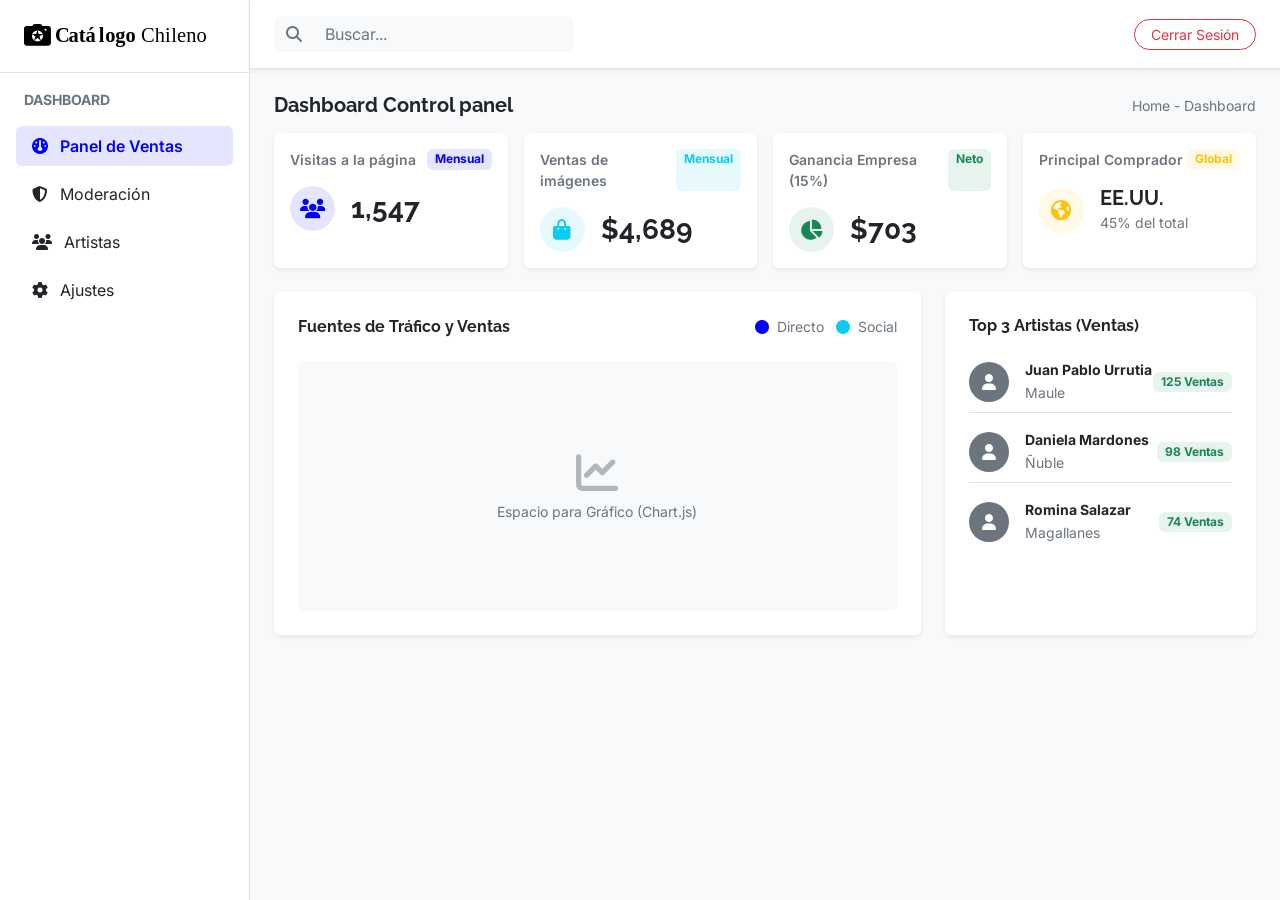
<file: Front-End/admin.html>
<!DOCTYPE html>
<html lang="es">
<head>
    <meta charset="UTF-8">
    <meta name="viewport" content="width=device-width, initial-scale=1.0">
    <title>Panel de Administración - CatálogoChileno</title>
    <!-- Estilos locales de Bootstrap (CSS) -->
    <link rel="stylesheet" href="css/bootstrap.min.css">
    <link rel="stylesheet" href="css/style.css">
    <!-- Font Awesome -->
    <link rel="stylesheet" href="https://cdnjs.cloudflare.com/ajax/libs/font-awesome/6.5.1/css/all.min.css">
</head>
<body class="bg-light">

<!-- Contenedor Flex Principal (Divide pantalla en 2 columnas) -->
<div class="d-flex min-vh-100">
    
    <!-- 1. BARRA LATERAL (Sidebar) -->
    <aside class="bg-white border-end d-none d-lg-flex flex-column shadow-sm" style="width: 250px;">
        <div class="p-4 d-flex align-items-center border-bottom">
            <img src="images/LogoCatalogoChileno.svg" alt="Logotipo" height="24" class="d-inline-block">
        </div>
        <div class="p-3 flex-grow-1">
            <p class="text-muted small fw-bold text-uppercase mb-3 px-2">Dashboard</p>
            <ul class="nav flex-column gap-2">
                <li class="nav-item">
                    <a class="nav-link active rounded bg-primary bg-opacity-10 text-primary fw-semibold" href="admin.html">
                        <i class="fa-solid fa-gauge me-2"></i> Panel de Ventas
                    </a>
                </li>
                <li class="nav-item"><a class="nav-link text-dark" href="admin_moderacion.html"><i class="fa-solid fa-shield-halved me-2"></i> Moderación</a></li>
                <li class="nav-item"><a class="nav-link text-dark" href="admin_artistas.html"><i class="fa-solid fa-users me-2"></i> Artistas</a></li>
                <li class="nav-item"><a class="nav-link text-dark" href="admin_configuracion.html"><i class="fa-solid fa-gear me-2"></i> Ajustes</a></li>
            </ul>
        </div>
    </aside>

    <!-- 2. ÁREA DE CONTENIDO PRINCIPAL -->
    <div class="flex-grow-1 bg-light">
        
        <!-- Barra de Navegación Superior (Top Bar) -->
        <nav class="navbar navbar-expand-lg bg-white border-bottom py-3 px-4 shadow-sm">
            <div class="d-flex align-items-center w-100">
                <div class="input-group" style="max-width: 300px;">
                    <span class="input-group-text bg-light border-0"><i class="fa-solid fa-magnifying-glass text-muted"></i></span>
                    <input type="text" class="form-control bg-light border-0 shadow-none" placeholder="Buscar...">
                </div>
                <div class="ms-auto d-flex align-items-center gap-3">
                    <a href="admin_login.html" class="btn btn-outline-danger btn-sm rounded-pill px-3">Cerrar Sesión</a>
                </div>
            </div>
        </nav>

        <!-- Contenedor interno -->
        <main class="container-fluid px-4 py-4">
    
<!-- Sección 1: Dashboard y KPIs -->
<section id="kpis" class="mb-4">
    <div class="d-flex justify-content-between align-items-center mb-3">
        <h5 class="fw-bold text-dark mb-0">Dashboard Control panel</h5>
        <span class="text-muted small">Home - Dashboard</span>
    </div>

    <div class="row row-cols-1 row-cols-md-2 row-cols-lg-4 g-3 mb-4">
        <!-- Visitas -->
        <div class="col">
            <div class="card border-0 shadow-sm h-100 p-3 bg-white">
                <div class="d-flex justify-content-between">
                    <div class="text-muted small fw-semibold">Visitas a la página</div>
                    <span class="badge bg-primary bg-opacity-10 text-primary">Mensual</span>
                </div>
                <div class="d-flex align-items-center mt-3">
                    <div class="bg-primary bg-opacity-10 rounded-circle d-flex align-items-center justify-content-center me-3" style="width: 45px; height: 45px;">
                        <i class="fa-solid fa-users fa-lg text-primary"></i>
                    </div>
                    <h3 class="fw-bold mb-0">1,547</h3>
                </div>
            </div>
        </div>
        <!-- Ventas -->
        <div class="col">
            <div class="card border-0 shadow-sm h-100 p-3 bg-white">
                <div class="d-flex justify-content-between">
                    <div class="text-muted small fw-semibold">Ventas de imágenes</div>
                    <span class="badge bg-info bg-opacity-10 text-info">Mensual</span>
                </div>
                <div class="d-flex align-items-center mt-3">
                    <div class="bg-info bg-opacity-10 rounded-circle d-flex align-items-center justify-content-center me-3" style="width: 45px; height: 45px;">
                        <i class="fa-solid fa-bag-shopping fa-lg text-info"></i>
                    </div>
                    <h3 class="fw-bold mb-0">$4,689</h3>
                </div>
            </div>
        </div>
        <!-- Ganancia -->
        <div class="col">
            <div class="card border-0 shadow-sm h-100 p-3 bg-white">
                <div class="d-flex justify-content-between">
                    <div class="text-muted small fw-semibold">Ganancia Empresa (15%)</div>
                    <span class="badge bg-success bg-opacity-10 text-success">Neto</span>
                </div>
                <div class="d-flex align-items-center mt-3">
                    <div class="bg-success bg-opacity-10 rounded-circle d-flex align-items-center justify-content-center me-3" style="width: 45px; height: 45px;">
                        <i class="fa-solid fa-chart-pie fa-lg text-success"></i>
                    </div>
                    <h3 class="fw-bold mb-0">$703</h3>
                </div>
            </div>
        </div>
        <!-- Comprador -->
        <div class="col">
            <div class="card border-0 shadow-sm h-100 p-3 bg-white">
                <div class="d-flex justify-content-between">
                    <div class="text-muted small fw-semibold">Principal Comprador</div>
                    <span class="badge bg-warning bg-opacity-10 text-warning">Global</span>
                </div>
                <div class="d-flex align-items-center mt-3">
                    <div class="bg-warning bg-opacity-10 rounded-circle d-flex align-items-center justify-content-center me-3" style="width: 45px; height: 45px;">
                        <i class="fa-solid fa-earth-americas fa-lg text-warning"></i>
                    </div>
                    <div>
                        <h5 class="fw-bold mb-0 text-dark">EE.UU.</h5>
                        <small class="text-muted">45% del total</small>
                    </div>
                </div>
            </div>
        </div>
    </div>
</section>

<!-- Sección de Gráficos y Top Artistas (Lado a Lado) -->
<section id="graficos" class="mb-5">
    <div class="row g-4">
        
        <!-- Gráfico (Ocupa 8 de 12 columnas) -->
        <div class="col-12 col-lg-8">
            <div class="card border-0 shadow-sm h-100 p-4 bg-white">
                <div class="d-flex justify-content-between align-items-center mb-4">
                    <h6 class="fw-bold mb-0">Fuentes de Tráfico y Ventas</h6>
                    <span class="text-muted small"><i class="fa-solid fa-circle text-primary me-1"></i> Directo <i class="fa-solid fa-circle text-info ms-2 me-1"></i> Social</span>
                </div>
                <!-- Contenedor simulado para el gráfico -->
                <div class="flex-grow-1 d-flex align-items-center justify-content-center bg-light rounded" style="min-height: 250px;">
                    <span class="text-muted small"><i class="fa-solid fa-chart-line fa-3x mb-2 text-secondary opacity-50 d-block text-center"></i> Espacio para Gráfico (Chart.js)</span>
                </div>
            </div>
        </div>

        <!-- Top 3 Artistas (Ocupa 4 de 12 columnas) -->
        <div class="col-12 col-lg-4">
            <div class="card border-0 shadow-sm h-100 p-4 bg-white">
                <h6 class="fw-bold mb-4">Top 3 Artistas (Ventas)</h6>
                
                <div class="d-flex flex-column gap-3">
                    <!-- Artista 1 -->
                    <div class="d-flex align-items-center justify-content-between border-bottom pb-2">
                        <div class="d-flex align-items-center gap-3">
                            <div class="rounded-circle bg-secondary d-flex align-items-center justify-content-center text-white" style="width: 40px; height: 40px;">
                                <i class="fa-solid fa-user"></i>
                            </div>
                            <div>
                                <strong class="d-block text-dark small">Juan Pablo Urrutia</strong>
                                <small class="text-muted">Maule</small>
                            </div>
                        </div>
                        <span class="badge bg-success bg-opacity-10 text-success">125 Ventas</span>
                    </div>
                    
                    <!-- Artista 2 -->
                    <div class="d-flex align-items-center justify-content-between border-bottom pb-2">
                        <div class="d-flex align-items-center gap-3">
                            <div class="rounded-circle bg-secondary d-flex align-items-center justify-content-center text-white" style="width: 40px; height: 40px;">
                                <i class="fa-solid fa-user"></i>
                            </div>
                            <div>
                                <strong class="d-block text-dark small">Daniela Mardones</strong>
                                <small class="text-muted">Ñuble</small>
                            </div>
                        </div>
                        <span class="badge bg-success bg-opacity-10 text-success">98 Ventas</span>
                    </div>

                    <!-- Artista 3 -->
                    <div class="d-flex align-items-center justify-content-between pb-2">
                        <div class="d-flex align-items-center gap-3">
                            <div class="rounded-circle bg-secondary d-flex align-items-center justify-content-center text-white" style="width: 40px; height: 40px;">
                                <i class="fa-solid fa-user"></i>
                            </div>
                            <div>
                                <strong class="d-block text-dark small">Romina Salazar</strong>
                                <small class="text-muted">Magallanes</small>
                            </div>
                        </div>
                        <span class="badge bg-success bg-opacity-10 text-success">74 Ventas</span>
                    </div>
                </div>
            </div>
        </div>

    </div>
</section>

    </main> <!-- Cierra el container-fluid de contenido -->
  </div> <!-- Cierra el flex-grow-1 (Área derecha) -->
</div> <!-- Cierra el d-flex min-vh-100 (Contenedor principal flex) -->

<script src="js/bootstrap.bundle.min.js"></script>
</body>
</html>
</file>
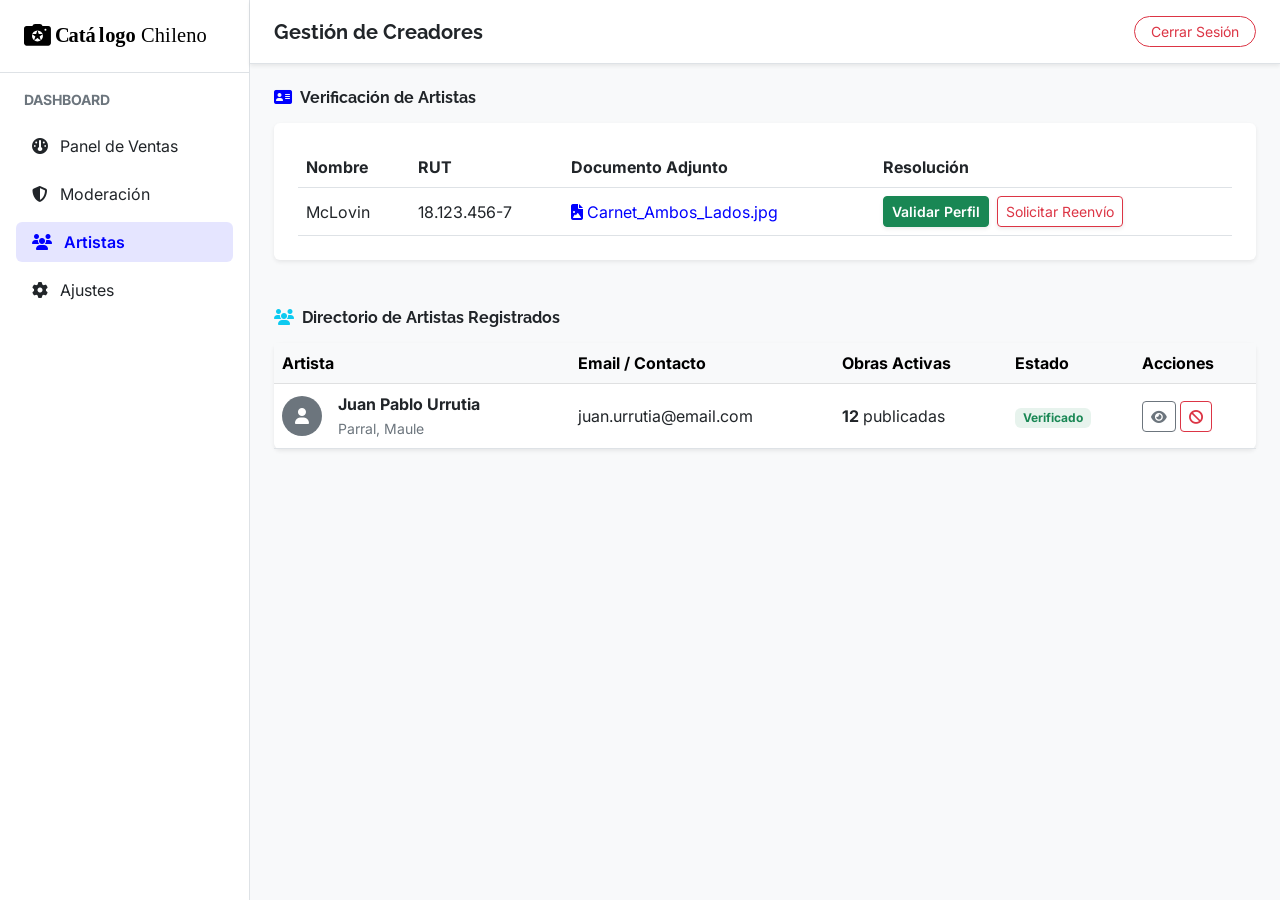
<file: Front-End/admin_artistas.html>
<!DOCTYPE html>
<html lang="es">
<head>
    <meta charset="UTF-8">
    <meta name="viewport" content="width=device-width, initial-scale=1.0">
    <title>Gestión de Artistas - CatálogoChileno</title>
    <link rel="stylesheet" href="css/bootstrap.min.css">
    <link rel="stylesheet" href="css/style.css">
    <link rel="stylesheet" href="https://cdnjs.cloudflare.com/ajax/libs/font-awesome/6.5.1/css/all.min.css">
</head>
<body class="bg-light">

<div class="d-flex min-vh-100">
    
    <!-- BARRA LATERAL -->
    <aside class="bg-white border-end d-none d-lg-flex flex-column shadow-sm" style="width: 250px;">
        <div class="p-4 d-flex align-items-center border-bottom">
            <img src="images/LogoCatalogoChileno.svg" alt="Logotipo" height="24" class="d-inline-block">
        </div>
        <div class="p-3 flex-grow-1">
            <p class="text-muted small fw-bold text-uppercase mb-3 px-2">Dashboard</p>
            <ul class="nav flex-column gap-2">
                <li class="nav-item"><a class="nav-link text-dark" href="admin.html"><i class="fa-solid fa-gauge me-2"></i> Panel de Ventas</a></li>
                <li class="nav-item"><a class="nav-link text-dark" href="admin_moderacion.html"><i class="fa-solid fa-shield-halved me-2"></i> Moderación</a></li>
                <li class="nav-item">
                    <a class="nav-link active rounded bg-primary bg-opacity-10 text-primary fw-semibold" href="admin_artistas.html">
                        <i class="fa-solid fa-users me-2"></i> Artistas
                    </a>
                </li>
                <li class="nav-item"><a class="nav-link text-dark" href="admin_configuracion.html"><i class="fa-solid fa-gear me-2"></i> Ajustes</a></li>
            </ul>
        </div>
    </aside>

    <!-- ÁREA DE CONTENIDO PRINCIPAL -->
    <div class="flex-grow-1 bg-light">
        
        <!-- Top Bar -->
        <nav class="navbar navbar-expand-lg bg-white border-bottom py-3 px-4 shadow-sm">
            <div class="d-flex align-items-center w-100">
                <h5 class="fw-bold mb-0 text-dark">Gestión de Creadores</h5>
                <div class="ms-auto d-flex align-items-center gap-3">
                    <a href="admin_login.html" class="btn btn-outline-danger btn-sm rounded-pill px-3">Cerrar Sesión</a>
                </div>
            </div>
        </nav>

        <main class="container-fluid px-4 py-4">
            
            <!-- Cola de Verificación de Identidad (HU-69) -->
            <section class="mb-5">
                <h6 class="fw-bold mb-3"><i class="fa-solid fa-address-card me-2 text-primary"></i>Verificación de Artistas</h6>
                <div class="card border-0 shadow-sm p-4 bg-white">
                    <div class="table-responsive">
                        <table class="table align-middle mb-0">
                            <thead>
                                <tr>
                                    <th>Nombre</th>
                                    <th>RUT</th>
                                    <th>Documento Adjunto</th>
                                    <th>Resolución</th>
                                </tr>
                            </thead>
                            <tbody>
                                <tr>
                                    <td>McLovin</td>
                                    <td>18.123.456-7</td>
                                    <td>
                                        <!-- Este enlace abre el modal de abajo -->
                                        <a href="#" class="text-primary text-decoration-none" data-bs-toggle="modal" data-bs-target="#modalDocumento">
                                            <i class="fa-solid fa-file-image me-1"></i>Carnet_Ambos_Lados.jpg
                                        </a>
                                    </td>
                                    <td>
                                        <button class="btn btn-sm btn-success fw-semibold shadow-sm">Validar Perfil</button>
                                        <button class="btn btn-sm btn-outline-danger shadow-sm ms-1">Solicitar Reenvío</button>
                                    </td>
                                </tr>
                            </tbody>
                        </table>
                    </div>
                </div>
            </section>

            <!-- Directorio de Artistas Activos -->
            <section class="mb-5">
                <h6 class="fw-bold mb-3"><i class="fa-solid fa-users me-2 text-info"></i>Directorio de Artistas Registrados</h6>
                <div class="card border-0 shadow-sm bg-white">
                    <div class="table-responsive">
                        <table class="table table-hover align-middle mb-0">
                            <thead class="table-light">
                                <tr>
                                    <th>Artista</th>
                                    <th>Email / Contacto</th>
                                    <th>Obras Activas</th>
                                    <th>Estado</th>
                                    <th>Acciones</th>
                                </tr>
                            </thead>
                            <tbody>
                                <tr>
                                    <td>
                                        <div class="d-flex align-items-center gap-3">
                                            <div class="rounded-circle bg-secondary text-white d-flex align-items-center justify-content-center" style="width: 40px; height: 40px;">
                                                <i class="fa-solid fa-user"></i>
                                            </div>
                                            <div>
                                                <strong class="d-block text-dark">Juan Pablo Urrutia</strong>
                                                <small class="text-muted">Parral, Maule</small>
                                            </div>
                                        </div>
                                    </td>
                                    <td>juan.urrutia@email.com</td>
                                    <td><strong>12</strong> publicadas</td>
                                    <td><span class="badge bg-success bg-opacity-10 text-success">Verificado</span></td>
                                    <td>
                                        <button class="btn btn-sm btn-outline-secondary" title="Ver portafolio"><i class="fa-solid fa-eye"></i></button>
                                        <button class="btn btn-sm btn-outline-danger" title="Suspender cuenta"><i class="fa-solid fa-ban"></i></button>
                                    </td>
                                </tr>
                            </tbody>
                        </table>
                    </div>
                </div>
            </section>

        </main>
    </div>
</div>

<!-- MODAL DE PREVISUALIZACIÓN DE DOCUMENTO -->
<div class="modal fade" id="modalDocumento" tabindex="-1" aria-labelledby="modalDocumentoLabel" aria-hidden="true">
    <div class="modal-dialog modal-lg modal-dialog-centered">
        <div class="modal-content border-0 shadow-lg">
            
            <!-- Cabecera del Modal -->
            <div class="modal-header bg-light border-0">
                <h5 class="modal-title fw-bold" id="modalDocumentoLabel">Revisión de Documento: McLovin</h5>
                <button type="button" class="btn-close shadow-none" data-bs-dismiss="modal" aria-label="Close"></button>
            </div>
            
            <!-- Cuerpo del Modal (AQUÍ VA TU IMAGEN) -->
            <div class="modal-body text-center p-4 bg-secondary bg-opacity-10">
                
                <!-- INSTRUCCIÓN: Cambia el 'src' por la ruta de tu foto de carnet de prueba -->
                <img src="images/carnet.jpg" class="img-fluid rounded shadow-sm border" alt="Documento de Identidad" style="max-height: 70vh; object-fit: contain;">
                
            </div>
            
            <!-- Pie del Modal con Acciones Rápidas -->
            <div class="modal-footer border-0 bg-light justify-content-between">
                <p class="small text-muted mb-0">Revisa que la foto y el RUT coincidan claramente.</p>
                <div>
                    <button type="button" class="btn btn-outline-danger fw-semibold me-2" data-bs-dismiss="modal">Rechazar Imagen</button>
                    <button type="button" class="btn btn-success fw-semibold" data-bs-dismiss="modal">Documento Válido</button>
                </div>
            </div>

        </div>
    </div>
</div>

<script src="js/bootstrap.bundle.min.js"></script>
</body>
</html>
</file>
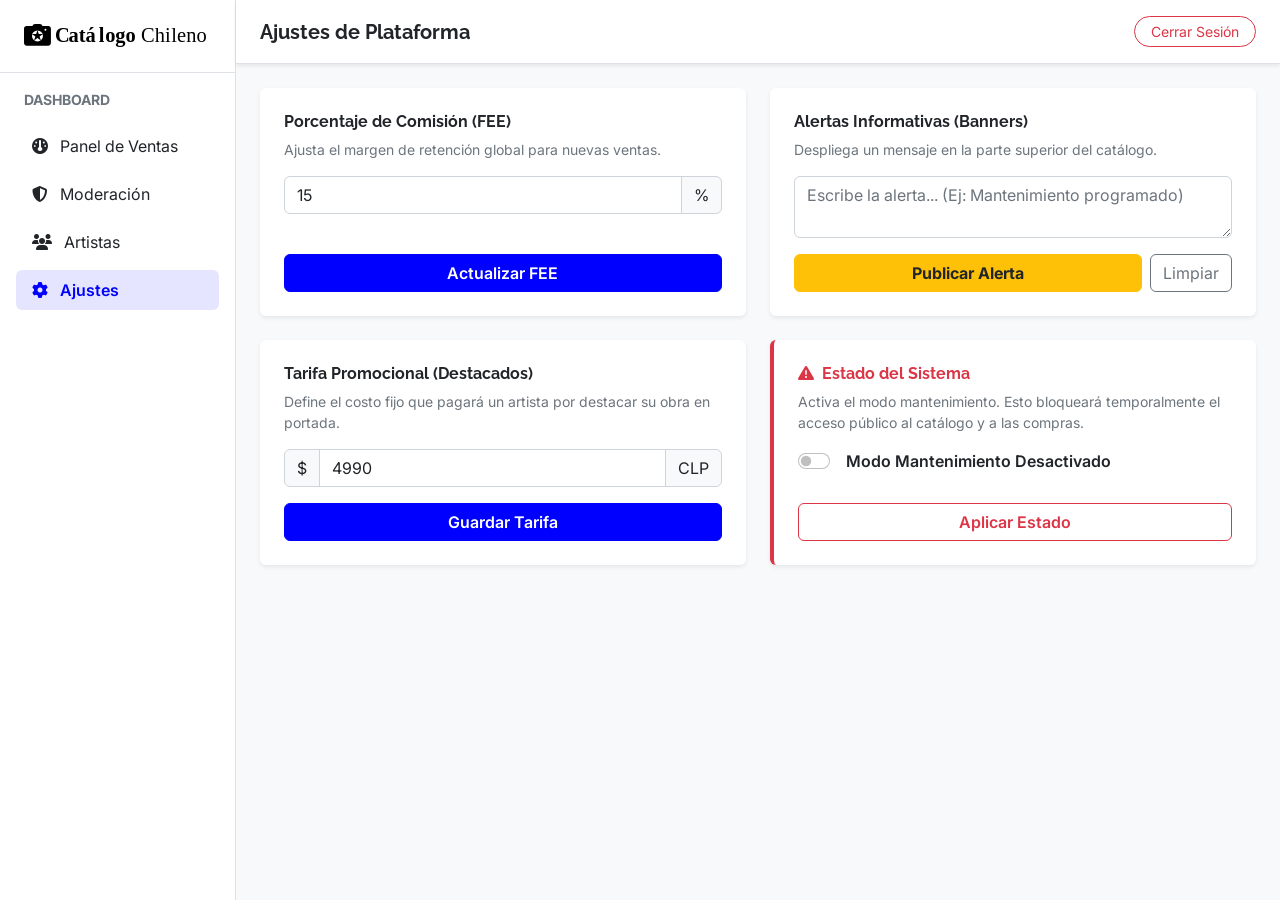
<file: Front-End/admin_configuracion.html>
<!DOCTYPE html>
<html lang="es">
<head>
    <meta charset="UTF-8">
    <meta name="viewport" content="width=device-width, initial-scale=1.0">
    <title>Ajustes - CatálogoChileno</title>
    <link rel="stylesheet" href="css/bootstrap.min.css">
    <link rel="stylesheet" href="css/style.css">
    <link rel="stylesheet" href="https://cdnjs.cloudflare.com/ajax/libs/font-awesome/6.5.1/css/all.min.css">
</head>
<body class="bg-light">

<div class="d-flex min-vh-100">
    
    <!-- BARRA LATERAL -->
    <aside class="bg-white border-end d-none d-lg-flex flex-column shadow-sm" style="width: 250px;">
        <div class="p-4 d-flex align-items-center border-bottom">
            <img src="images/LogoCatalogoChileno.svg" alt="Logotipo" height="24" class="d-inline-block">
        </div>
        <div class="p-3 flex-grow-1">
            <p class="text-muted small fw-bold text-uppercase mb-3 px-2">Dashboard</p>
            <ul class="nav flex-column gap-2">
                <li class="nav-item"><a class="nav-link text-dark" href="admin.html"><i class="fa-solid fa-gauge me-2"></i> Panel de Ventas</a></li>
                <li class="nav-item"><a class="nav-link text-dark" href="admin_moderacion.html"><i class="fa-solid fa-shield-halved me-2"></i> Moderación</a></li>
                <li class="nav-item"><a class="nav-link text-dark" href="admin_artistas.html"><i class="fa-solid fa-users me-2"></i> Artistas</a></li>
                <li class="nav-item">
                    <a class="nav-link active rounded bg-primary bg-opacity-10 text-primary fw-semibold" href="admin_configuracion.html">
                        <i class="fa-solid fa-gear me-2"></i> Ajustes
                    </a>
                </li>
            </ul>
        </div>
    </aside>

    <!-- ÁREA DE CONTENIDO PRINCIPAL -->
    <div class="flex-grow-1 bg-light">
        
        <!-- Top Bar -->
        <nav class="navbar navbar-expand-lg bg-white border-bottom py-3 px-4 shadow-sm">
            <div class="d-flex align-items-center w-100">
                <h5 class="fw-bold mb-0 text-dark">Ajustes de Plataforma</h5>
                <div class="ms-auto d-flex align-items-center gap-3">
                    <a href="admin_login.html" class="btn btn-outline-danger btn-sm rounded-pill px-3">Cerrar Sesión</a>
                </div>
            </div>
        </nav>

        <main class="container-fluid px-4 py-4">
            
            <div class="row g-4">
                <!-- FEE -->
                <div class="col-md-6">
                    <div class="card border-0 shadow-sm p-4 h-100 bg-white">
                        <h6 class="fw-bold">Porcentaje de Comisión (FEE)</h6>
                        <p class="small text-muted">Ajusta el margen de retención global para nuevas ventas.</p>
                        <div class="input-group mb-3">
                            <input type="number" class="form-control" value="15" min="1" max="50">
                            <span class="input-group-text bg-light">%</span>
                        </div>
                        <button class="btn btn-primary w-100 mt-auto fw-semibold">Actualizar FEE</button>
                    </div>
                </div>

                <!-- Banners -->
                <div class="col-md-6">
                    <div class="card border-0 shadow-sm p-4 h-100 bg-white">
                        <h6 class="fw-bold">Alertas Informativas (Banners)</h6>
                        <p class="small text-muted">Despliega un mensaje en la parte superior del catálogo.</p>
                        <textarea class="form-control mb-3" rows="2" placeholder="Escribe la alerta... (Ej: Mantenimiento programado)"></textarea>
                        <div class="d-flex gap-2 mt-auto">
                            <button class="btn btn-warning flex-fill text-dark fw-bold">Publicar Alerta</button>
                            <button class="btn btn-outline-secondary">Limpiar</button>
                        </div>
                    </div>
                </div>
                <!-- Tarifa Promocional (HU-30) -->
                <div class="col-md-6">
                    <div class="card border-0 shadow-sm p-4 h-100 bg-white">
                        <h6 class="fw-bold">Tarifa Promocional (Destacados)</h6>
                        <p class="small text-muted">Define el costo fijo que pagará un artista por destacar su obra en portada.</p>
                        <div class="input-group mb-3">
                            <span class="input-group-text bg-light">$</span>
                            <input type="number" class="form-control" value="4990" step="10">
                            <span class="input-group-text bg-light">CLP</span>
                        </div>
                        <button class="btn btn-primary w-100 mt-auto fw-semibold">Guardar Tarifa</button>
                    </div>
                </div>

                <!-- Estado del Sistema (HU-100) -->
                <div class="col-md-6">
                    <div class="card border-0 shadow-sm p-4 h-100 bg-white border-start border-danger border-4">
                        <h6 class="fw-bold text-danger"><i class="fa-solid fa-triangle-exclamation me-2"></i>Estado del Sistema</h6>
                        <p class="small text-muted">Activa el modo mantenimiento. Esto bloqueará temporalmente el acceso público al catálogo y a las compras.</p>
                        <div class="form-check form-switch mb-3">
                            <input class="form-check-input" type="checkbox" role="switch" id="maintenanceMode">
                            <label class="form-check-label ms-2 fw-semibold text-dark" for="maintenanceMode">Modo Mantenimiento Desactivado</label>
                        </div>
                        <button class="btn btn-outline-danger w-100 mt-auto fw-semibold">Aplicar Estado</button>
                    </div>
                </div>
            </div>

        </main>
    </div>
</div>

<script src="js/bootstrap.bundle.min.js"></script>
</body>
</html>
</file>
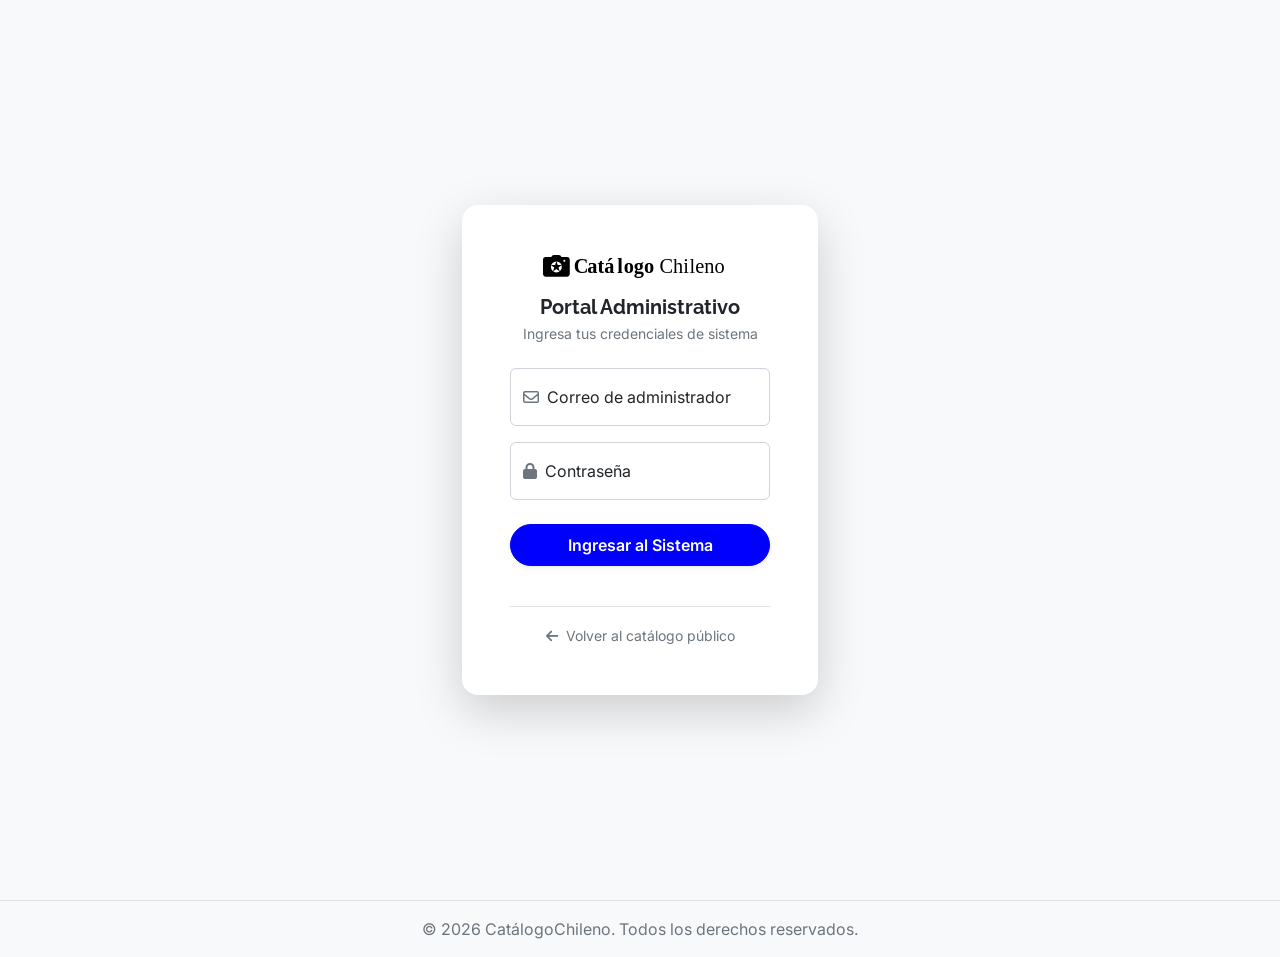
<file: Front-End/admin_login.html>
<!DOCTYPE html>
<html lang="es">
<head>
    <meta charset="UTF-8">
    <meta name="viewport" content="width=device-width, initial-scale=1.0">
    <title>Acceso Administrativo - CatálogoChileno</title>

    <!-- Estilos locales de Bootstrap (CSS) -->
    <link rel="stylesheet" href="css/bootstrap.min.css">
    <!-- Mis estilos personalizados -->
    <link rel="stylesheet" href="css/style.css">
    <!-- Font Awesome CDN -->
    <link rel="stylesheet" href="https://cdnjs.cloudflare.com/ajax/libs/font-awesome/6.5.1/css/all.min.css">
</head>

<body>

    <!-- Contenido principal -->
    <main class="d-flex align-items-center justify-content-center min-vh-100 bg-light py-5">
        <div class="container">
            <div class="row justify-content-center">
                <div class="col-12 col-sm-10 col-md-8 col-lg-5 col-xl-4">
                    
                    <!-- Tarjeta del Formulario de Admin -->
                    <div class="card border-0 shadow-lg rounded-4 overflow-hidden">
                        
                        <div class="card-body p-4 p-sm-5">
                                                    
                            <!-- Encabezado / Logo -->
                            <div class="text-center mb-4">
                                <a href="index.html" class="text-decoration-none text-dark d-inline-block mb-3">
                                    <img src="images/LogoCatalogoChileno.svg" alt="Logotipo" height="24" class="d-inline-block me-2 text-center">
                                </a>
                            
                                <h5 class="fw-bold mb-1">Portal Administrativo</h5>
                                <p class="text-muted small">Ingresa tus credenciales de sistema</p>
                            </div>
                            
                            <!-- Formulario de Login -->
                            <form action="admin.html" method="GET" novalidate>
                                
                                <!-- Campo Correo Electrónico / Usuario -->
                                <div class="form-floating mb-3">
                                    <input type="email" class="form-control" id="adminEmail" placeholder="admin@catalogochileno.cl" required>
                                    <label for="adminEmail">
                                        <i class="fa-regular fa-envelope me-1 text-secondary"></i> Correo de administrador
                                    </label>
                                </div>

                                <!-- Campo Contraseña -->
                                <div class="form-floating mb-4">
                                    <input type="password" class="form-control" id="adminPassword" placeholder="Contraseña" required>
                                    <label for="adminPassword">
                                        <i class="fa-solid fa-lock me-1 text-secondary"></i> Contraseña
                                    </label>
                                </div>

                                <!-- Botón Iniciar Sesión -->
                                <button type="submit" class="btn btn-primary btn-lg w-100 rounded-pill fw-semibold shadow-sm fs-6 mb-3">
                                    Ingresar al Sistema
                                </button>

                            </form>

                            <!-- Pie de tarjeta: Volver al sitio público -->
                            <div class="text-center pt-3 border-top mt-4">
                                <a href="index.html" class="text-muted small text-decoration-none hover-primary">
                                    <i class="fa-solid fa-arrow-left me-1"></i> Volver al catálogo público
                                </a>
                            </div>

                        </div>
                    </div>

                </div>
            </div>
        </div>
    </main>
<!-- Pie de página (Footer) -->
    <footer class="bg-light text-center text-muted py-3 border-top mt-auto">
        <div class="container">
            <p class="mb-0">&copy; 2026 CatálogoChileno. Todos los derechos reservados.</p>
        </div>
    </footer>
    <!-- Scripts locales de Bootstrap (JS) -->
    <script src="js/bootstrap.bundle.min.js"></script>

</body>
</html>
</file>
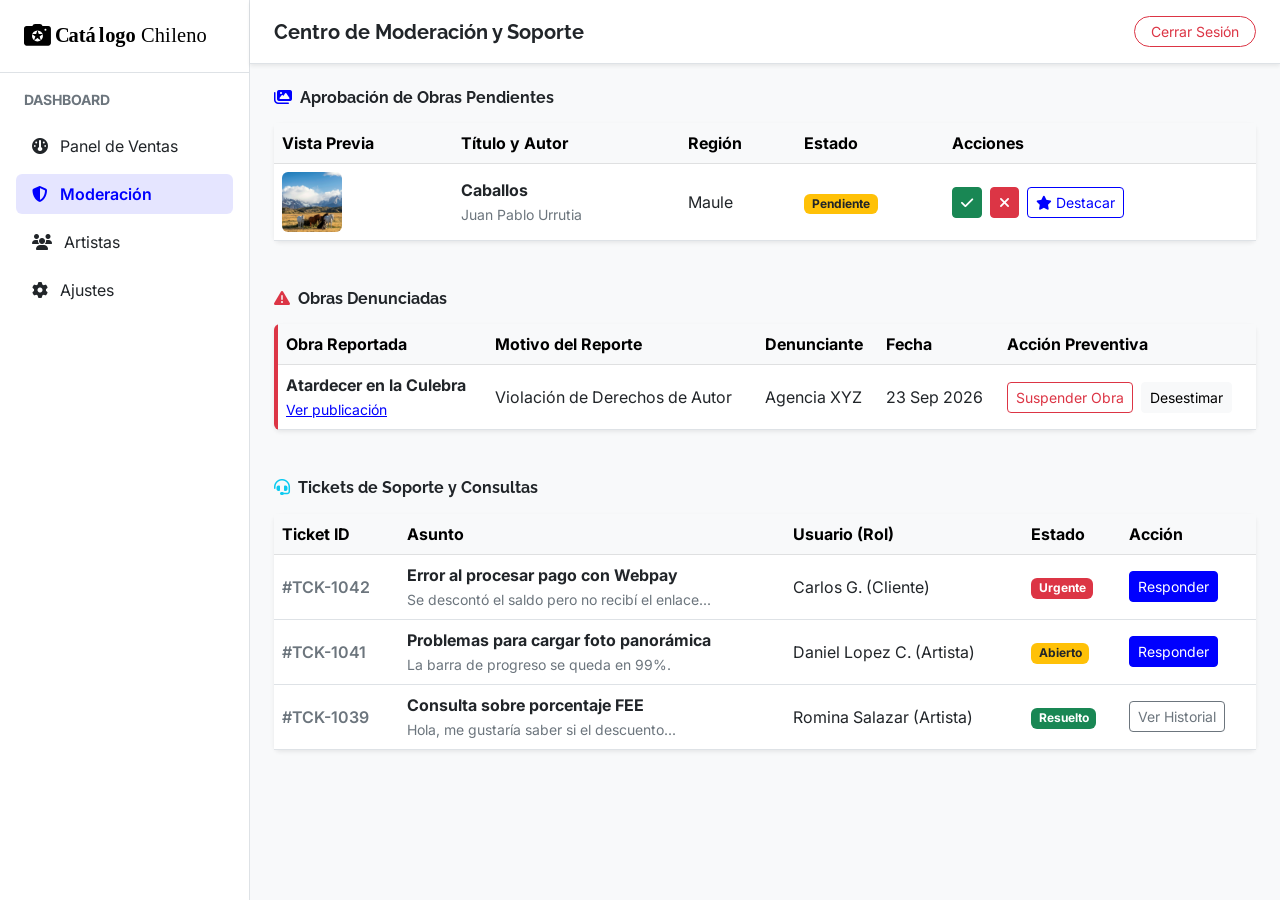
<file: Front-End/admin_moderacion.html>
<!DOCTYPE html>
<html lang="es">
<head>
    <meta charset="UTF-8">
    <meta name="viewport" content="width=device-width, initial-scale=1.0">
    <title>Moderación - CatálogoChileno</title>
    <link rel="stylesheet" href="css/bootstrap.min.css">
    <link rel="stylesheet" href="css/style.css">
    <link rel="stylesheet" href="https://cdnjs.cloudflare.com/ajax/libs/font-awesome/6.5.1/css/all.min.css">
</head>
<body class="bg-light">

<div class="d-flex min-vh-100">
    
    <!-- BARRA LATERAL (Sidebar) -->
    <aside class="bg-white border-end d-none d-lg-flex flex-column shadow-sm" style="width: 250px;">
        <div class="p-4 d-flex align-items-center border-bottom">
            <img src="images/LogoCatalogoChileno.svg" alt="Logotipo" height="24" class="d-inline-block">
        </div>
        <div class="p-3 flex-grow-1">
            <p class="text-muted small fw-bold text-uppercase mb-3 px-2">Dashboard</p>
            <ul class="nav flex-column gap-2">
                <li class="nav-item"><a class="nav-link text-dark" href="admin.html"><i class="fa-solid fa-gauge me-2"></i> Panel de Ventas</a></li>
                <li class="nav-item">
                    <a class="nav-link active rounded bg-primary bg-opacity-10 text-primary fw-semibold" href="admin_moderacion.html">
                        <i class="fa-solid fa-shield-halved me-2"></i> Moderación
                    </a>
                </li>
                <li class="nav-item"><a class="nav-link text-dark" href="admin_artistas.html"><i class="fa-solid fa-users me-2"></i> Artistas</a></li>
                <li class="nav-item"><a class="nav-link text-dark" href="admin_configuracion.html"><i class="fa-solid fa-gear me-2"></i> Ajustes</a></li>
            </ul>
        </div>
    </aside>

    <!-- ÁREA DE CONTENIDO PRINCIPAL -->
    <div class="flex-grow-1 bg-light">
        
        <!-- Top Bar -->
        <nav class="navbar navbar-expand-lg bg-white border-bottom py-3 px-4 shadow-sm">
            <div class="d-flex align-items-center w-100">
                <h5 class="fw-bold mb-0 text-dark">Centro de Moderación y Soporte</h5>
                <div class="ms-auto d-flex align-items-center gap-3">
                    <a href="admin_login.html" class="btn btn-outline-danger btn-sm rounded-pill px-3">Cerrar Sesión</a>
                </div>
            </div>
        </nav>

        <main class="container-fluid px-4 py-4">
            <!-- Obras en Cola de Espera (HU-96) -->
            <section class="mb-5">
                <h6 class="fw-bold mb-3"><i class="fa-solid fa-images me-2 text-primary"></i>Aprobación de Obras Pendientes</h6>
                <div class="card border-0 shadow-sm">
                    <div class="table-responsive">
                        <table class="table table-hover align-middle mb-0 bg-white">
                            <thead class="table-light">
                                <tr>
                                    <th>Vista Previa</th>
                                    <th>Título y Autor</th>
                                    <th>Región</th>
                                    <th>Estado</th>
                                    <th>Acciones</th>
                                </tr>
                            </thead>
                            <tbody>
                                <tr>
                                    <td><img src="images/01.jpg" alt="Obra" class="rounded" style="width: 60px; height: 60px; object-fit: cover;"></td>
                                    <td>
                                        <strong class="d-block text-dark">Caballos</strong>
                                        <small class="text-muted">Juan Pablo Urrutia</small>
                                    </td>
                                    <td>Maule</td>
                                    <td><span class="badge bg-warning text-dark">Pendiente</span></td>
                                    <td>
                                        <button class="btn btn-sm btn-success me-1" title="Aprobar"><i class="fa-solid fa-check"></i></button>
                                        <button class="btn btn-sm btn-danger me-1" title="Rechazar"><i class="fa-solid fa-xmark"></i></button>
                                        <button class="btn btn-sm btn-outline-primary" title="Destacar"><i class="fa-solid fa-star"></i> Destacar</button>
                                    </td>
                                </tr>
                            </tbody>
                        </table>
                    </div>
                </div>
            </section>

            <!-- Denuncias de Derechos de Autor (HU-94) -->
            <section class="mb-5">
                <h6 class="fw-bold mb-3"><i class="fa-solid fa-triangle-exclamation me-2 text-danger"></i>Obras Denunciadas</h6>
                <div class="card border-0 shadow-sm border-start border-danger border-4">
                    <div class="table-responsive">
                        <table class="table align-middle mb-0 bg-white">
                            <thead class="table-light">
                                <tr>
                                    <th>Obra Reportada</th>
                                    <th>Motivo del Reporte</th>
                                    <th>Denunciante</th>
                                    <th>Fecha</th>
                                    <th>Acción Preventiva</th>
                                </tr>
                            </thead>
                            <tbody>
                                <tr>
                                    <td>
                                        <strong class="d-block text-dark">Atardecer en la Culebra</strong>
                                        <a href="#" class="small text-primary">Ver publicación</a>
                                    </td>
                                    <td>Violación de Derechos de Autor</td>
                                    <td>Agencia XYZ</td>
                                    <td>23 Sep 2026</td>
                                    <td>
                                        <button class="btn btn-sm btn-outline-danger me-1">Suspender Obra</button>
                                        <button class="btn btn-sm btn-light">Desestimar</button>
                                    </td>
                                </tr>
                            </tbody>
                        </table>
                    </div>
                </div>
            </section>
            <!-- Sistema de Tickets / Bugs (HU-89) -->
            <section class="mb-4">
                <h6 class="fw-bold mb-3"><i class="fa-solid fa-headset me-2 text-info"></i>Tickets de Soporte y Consultas</h6>
                <div class="card border-0 shadow-sm">
                    <div class="table-responsive">
                        <table class="table table-hover align-middle mb-0 bg-white">
                            <thead class="table-light">
                                <tr>
                                    <th>Ticket ID</th>
                                    <th>Asunto</th>
                                    <th>Usuario (Rol)</th>
                                    <th>Estado</th>
                                    <th>Acción</th>
                                </tr>
                            </thead>
                            <tbody>
                                <!-- Ticket 1 -->
                                <tr>
                                    <td class="text-muted fw-semibold">#TCK-1042</td>
                                    <td>
                                        <strong class="d-block text-dark">Error al procesar pago con Webpay</strong>
                                        <small class="text-muted">Se descontó el saldo pero no recibí el enlace...</small>
                                    </td>
                                    <td>Carlos G. (Cliente)</td>
                                    <td><span class="badge bg-danger">Urgente</span></td>
                                    <td><button class="btn btn-sm btn-primary">Responder</button></td>
                                </tr>
                                <!-- Ticket 2 -->
                                <tr>
                                    <td class="text-muted fw-semibold">#TCK-1041</td>
                                    <td>
                                        <strong class="d-block text-dark">Problemas para cargar foto panorámica</strong>
                                        <small class="text-muted">La barra de progreso se queda en 99%.</small>
                                    </td>
                                    <td>Daniel Lopez C. (Artista)</td>
                                    <td><span class="badge bg-warning text-dark">Abierto</span></td>
                                    <td><button class="btn btn-sm btn-primary">Responder</button></td>
                                </tr>
                                <!-- Ticket 3 -->
                                <tr>
                                    <td class="text-muted fw-semibold">#TCK-1039</td>
                                    <td>
                                        <strong class="d-block text-dark">Consulta sobre porcentaje FEE</strong>
                                        <small class="text-muted">Hola, me gustaría saber si el descuento...</small>
                                    </td>
                                    <td>Romina Salazar (Artista)</td>
                                    <td><span class="badge bg-success">Resuelto</span></td>
                                    <td><button class="btn btn-sm btn-outline-secondary">Ver Historial</button></td>
                                </tr>
                            </tbody>
                        </table>
                    </div>
                </div>
            </section>
            
        </main>
    </div>
</div>

<script src="js/bootstrap.bundle.min.js"></script>
</body>
</html>
</file>
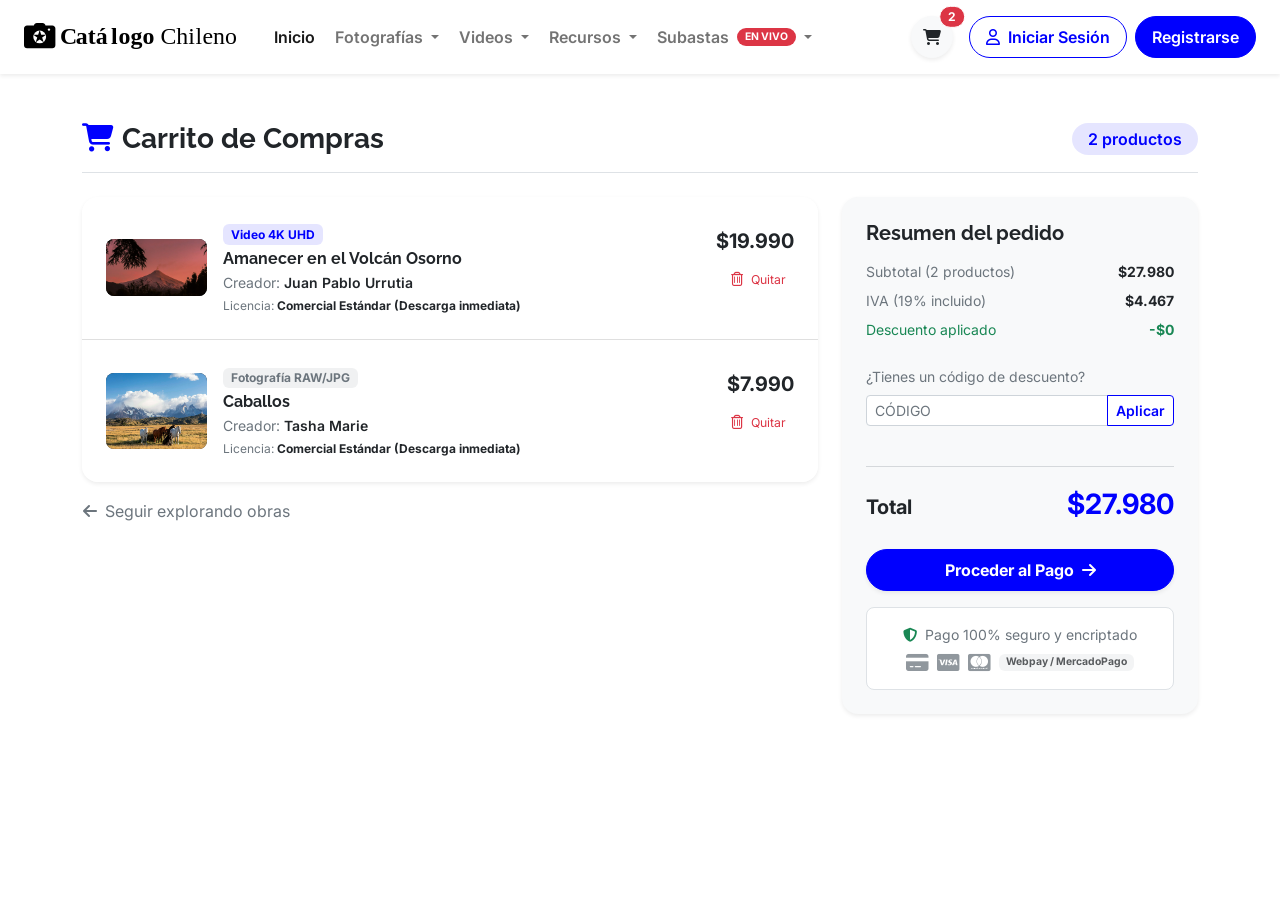
<file: Front-End/carrito.html>
<!DOCTYPE html>
<html lang="es">

<head>
    <meta charset="UTF-8">
    <meta name="viewport" content="width=device-width, initial-scale=1.0">
    <title>Mi Proyecto Web - Bootstrap 5.2.3</title>

    <!-- 1. Estilos locales de Bootstrap (CSS) -->
    <link rel="stylesheet" href="css/bootstrap.min.css">

    <!-- 2. Mis estilos personalizados -->
    <link rel="stylesheet" href="css/style.css">

    <!-- Font Awesome CDN -->
    <link rel="stylesheet" href="https://cdnjs.cloudflare.com/ajax/libs/font-awesome/6.5.1/css/all.min.css">
</head>

<body>

    <!-- NavBar -->
<nav class="navbar navbar-expand-lg navbar-light py-3 bg-white sticky-top shadow-sm">
    <div class="container-fluid px-4">

        <!-- 1. Logotipo -->
        <a class="navbar-brand d-flex align-items-center text-dark me-lg-4" href="index.html">
            <img src="images/LogoCatalogoChileno.svg" alt="Logotipo Catálogo Chileno" height="28" class="d-inline-block">
        </a>

        <!-- Botones para vista móvil (Carrito rápido + Hamburguesa) -->
        <div class="d-flex align-items-center gap-2 d-lg-none">
            <!-- Carrito Móvil -->
            <a href="carrito.html" class="btn btn-light position-relative rounded-circle p-2" aria-label="Carrito de compras">
                <i class="fa-solid fa-cart-shopping text-dark fs-5"></i>
                <span class="position-absolute top-0 start-100 translate-middle badge rounded-pill bg-danger">
                    2
                </span>
            </a>
            
            <!-- Botón Hamburguesa -->
            <button class="navbar-toggler border-0 shadow-none p-2" type="button" data-bs-toggle="collapse" data-bs-target="#navbarContenido"
                aria-controls="navbarContenido" aria-expanded="false" aria-label="Toggle navigation">
                <span class="navbar-toggler-icon"></span>
            </button>
        </div>

        <!-- 3. Contenido colapsable (Menú + Acciones) -->
        <div class="collapse navbar-collapse mt-3 mt-lg-0" id="navbarContenido">

            <!-- Menú de Navegación Principal -->
            <ul class="navbar-nav me-auto mb-2 mb-lg-0 gap-lg-1">
                
                <!-- Inicio -->
                <li class="nav-item">
                    <a class="nav-link fw-semibold active" aria-current="page" href="index.html">Inicio</a>
                </li>

                <!-- Submenú 1: Fotografías -->
                <li class="nav-item dropdown">
                    <a class="nav-link dropdown-toggle fw-semibold" href="#" id="dropFotografias" role="button" data-bs-toggle="dropdown" aria-expanded="false">
                        Fotografías
                    </a>
                    <ul class="dropdown-menu border-0 shadow-sm rounded-3" aria-labelledby="dropFotografias">
                        <li><a class="dropdown-item py-2" href="#"><i class="fa-solid fa-mountain me-2 text-muted"></i>Paisajes</a></li>
                        <li><a class="dropdown-item py-2" href="#"><i class="fa-solid fa-user-group me-2 text-muted"></i>Personas</a></li>
                        <li><a class="dropdown-item py-2" href="#"><i class="fa-solid fa-city me-2 text-muted"></i>Ciudades</a></li>
                        <li><a class="dropdown-item py-2" href="#"><i class="fa-solid fa-masks-theater me-2 text-muted"></i>Fiestas Típicas</a></li>
                        <li><hr class="dropdown-divider"></li>
                        <li><a class="dropdown-item py-2" href="#"><i class="fa-solid fa-leaf me-2 text-muted"></i>Fauna y Naturaleza Chilena</a></li>
                    </ul>
                </li>

                <!-- Submenú 2: Videos -->
                <li class="nav-item dropdown">
                    <a class="nav-link dropdown-toggle fw-semibold" href="#" id="dropVideos" role="button" data-bs-toggle="dropdown" aria-expanded="false">
                        Videos
                    </a>
                    <ul class="dropdown-menu border-0 shadow-sm rounded-3" aria-labelledby="dropVideos">
                        <li><a class="dropdown-item py-2" href="#"><i class="fa-solid fa-tv me-2 text-muted"></i>4K UHD</a></li>
                        <li><a class="dropdown-item py-2" href="#"><i class="fa-solid fa-plane-up me-2 text-muted"></i>Tomas con Dron</a></li>
                        <li><hr class="dropdown-divider"></li>
                        <li><a class="dropdown-item py-2" href="#"><i class="fa-solid fa-film me-2 text-muted"></i>Time-Lapse / Archivo</a></li>
                    </ul>
                </li>

                <!-- Submenú 3: Recursos -->
                <li class="nav-item dropdown">
                    <a class="nav-link dropdown-toggle fw-semibold" href="#" id="dropRecursos" role="button" data-bs-toggle="dropdown" aria-expanded="false">
                        Recursos
                    </a>
                    <ul class="dropdown-menu border-0 shadow-sm rounded-3" aria-labelledby="dropRecursos">
                        <li><a class="dropdown-item py-2" href="#"><i class="fa-solid fa-palette me-2 text-muted"></i>Ilustraciones</a></li>
                        <li><a class="dropdown-item py-2" href="#"><i class="fa-solid fa-bezier-curve me-2 text-muted"></i>Vectores</a></li>
                        <li><a class="dropdown-item py-2" href="#"><i class="fa-solid fa-layer-group me-2 text-muted"></i>Plantillas</a></li>
                        <li><hr class="dropdown-divider"></li>
                        <li><a class="dropdown-item py-2" href="#"><i class="fa-solid fa-music me-2 text-muted"></i>Audio y Música</a></li>
                    </ul>
                </li>

                <!-- Submenú 4: Subastas -->
                <li class="nav-item dropdown">
                    <a class="nav-link dropdown-toggle fw-semibold d-flex align-items-center gap-1" href="#" id="dropSubastas" role="button" data-bs-toggle="dropdown" aria-expanded="false">
                        Subastas
                        <span class="badge bg-danger rounded-pill ms-1 px-2" style="font-size: 0.65rem;">EN VIVO</span>
                    </a>
                    <ul class="dropdown-menu border-0 shadow-sm rounded-3" aria-labelledby="dropSubastas">
                        <li><a class="dropdown-item py-2 fw-semibold text-danger" href="subastas.html"><i class="fa-solid fa-gavel me-2"></i>Subastas en Vivo</a></li>
                        <li><a class="dropdown-item py-2" href="#"><i class="fa-regular fa-calendar me-2 text-muted"></i>Próximas Subastas</a></li>
                        <li><a class="dropdown-item py-2" href="#"><i class="fa-solid fa-clock-rotate-left me-2 text-muted"></i>Finalizadas</a></li>
                    </ul>
                </li>

            </ul>

            <!-- Acciones de Usuario + Carrito (Escritorio) -->
            <div class="d-flex align-items-center gap-3 pt-3 pt-lg-0 mt-3 mt-lg-0">
                
                <!-- Carrito de Compras (Desktop) -->
                <a href="carrito.html" class="btn btn-light position-relative rounded-circle p-2 d-none d-lg-flex align-items-center justify-content-center shadow-sm flex-shrink-0" style="width: 42px; height: 42px;" title="Carrito de compras">
                    <i class="fa-solid fa-cart-shopping text-dark"></i>
                    <span class="position-absolute top-0 start-100 translate-middle badge rounded-pill bg-danger border border-white">
                        2
                    </span>
                </a>

                <!-- Área de Autenticación / Cuenta de Usuario -->
                <div class="d-flex align-items-center gap-2 w-100 w-lg-auto">
                    <a href="login.html" class="btn btn-outline-primary rounded-pill px-3 py-2 fw-semibold w-100 w-lg-auto d-flex align-items-center justify-content-center gap-2 text-nowrap">
                        <i class="fa-regular fa-user"></i>
                        <span>Iniciar Sesión</span>
                    </a>
                    <a href="registro.html" class="btn btn-primary rounded-pill px-3 py-2 fw-semibold w-100 w-lg-auto d-none d-xl-inline-block text-nowrap">
                        Registrarse
                    </a>
                </div>

            </div>

        </div>
    </div>
</nav>

    <main class="container my-4 my-lg-5">
    
    <!-- Encabezado de la página -->
    <div class="d-flex align-items-center justify-content-between mb-4 pb-3 border-bottom">
        <h1 class="h3 fw-bold text-dark mb-0">
            <i class="fa-solid fa-cart-shopping me-2 text-primary"></i>Carrito de Compras
        </h1>
        <span class="badge bg-primary bg-opacity-10 text-primary px-3 py-2 rounded-pill fs-6 fw-semibold">
            2 productos
        </span>
    </div>

    <div class="row g-4">
        
        <!-- Columna Izquierda: Lista de Productos en el Carrito -->
        <div class="col-lg-8">
            <div class="card border-0 shadow-sm rounded-4 overflow-hidden mb-3">
                <div class="card-body p-0">
                    <ul class="list-group list-group-flush">
                        
                        <!-- Producto 1: Video 4K -->
                        <li class="list-group-item p-3 p-sm-4">
                            <div class="row align-items-center g-3">
                                <!-- Miniatura -->
                                <div class="col-4 col-sm-3 col-md-2">
                                    <div class="ratio ratio-16x9 rounded-3 overflow-hidden bg-dark">
                                        <img src="images/video1.jpg" class="object-fit-cover" alt="Amanecer en el Volcán Osorno">
                                    </div>
                                </div>
                                
                                <!-- Información del Producto -->
                                <div class="col-8 col-sm-6 col-md-7">
                                    <span class="badge bg-primary bg-opacity-10 text-primary small mb-1">Video 4K UHD</span>
                                    <h6 class="fw-bold text-dark mb-1 text-truncate">
                                        Amanecer en el Volcán Osorno
                                    </h6>
                                    <p class="text-muted small mb-1">
                                        Creador: <span class="text-dark fw-semibold">Juan Pablo Urrutia</span>
                                    </p>
                                    <small class="text-muted d-block" style="font-size: 0.75rem;">
                                        Licencia: <strong class="text-dark">Comercial Estándar (Descarga inmediata)</strong>
                                    </small>
                                </div>
                                
                                <!-- Precio y Eliminar -->
                                <div class="col-12 col-sm-3 col-md-3 text-sm-end d-flex d-sm-block justify-content-between align-items-center mt-2 mt-sm-0">
                                    <div class="fw-bold fs-5 text-dark mb-sm-2">$19.990</div>
                                    <button type="button" class="btn btn-outline-danger btn-sm rounded-pill border-0 px-2 py-1" title="Eliminar del carrito">
                                        <i class="fa-regular fa-trash-can me-1"></i>
                                        <span class="small">Quitar</span>
                                    </button>
                                </div>
                            </div>
                        </li>

                        <!-- Producto 2: Fotografía de alta resolución -->
                        <li class="list-group-item p-3 p-sm-4">
                            <div class="row align-items-center g-3">
                                <!-- Miniatura -->
                                <div class="col-4 col-sm-3 col-md-2">
                                    <div class="ratio ratio-4x3 rounded-3 overflow-hidden bg-dark">
                                        <img src="images/01.jpg" class="object-fit-cover" alt="Caballos en el campo">
                                    </div>
                                </div>
                                
                                <!-- Información del Producto -->
                                <div class="col-8 col-sm-6 col-md-7">
                                    <span class="badge bg-secondary bg-opacity-10 text-secondary small mb-1">Fotografía RAW/JPG</span>
                                    <h6 class="fw-bold text-dark mb-1 text-truncate">
                                        Caballos
                                    </h6>
                                    <p class="text-muted small mb-1">
                                        Creador: <span class="text-dark fw-semibold">Tasha Marie</span>
                                    </p>
                                    <small class="text-muted d-block" style="font-size: 0.75rem;">
                                        Licencia: <strong class="text-dark">Comercial Estándar (Descarga inmediata)</strong>
                                    </small>
                                </div>
                                
                                <!-- Precio y Eliminar -->
                                <div class="col-12 col-sm-3 col-md-3 text-sm-end d-flex d-sm-block justify-content-between align-items-center mt-2 mt-sm-0">
                                    <div class="fw-bold fs-5 text-dark mb-sm-2">$7.990</div>
                                    <button type="button" class="btn btn-outline-danger btn-sm rounded-pill border-0 px-2 py-1" title="Eliminar del carrito">
                                        <i class="fa-regular fa-trash-can me-1"></i>
                                        <span class="small">Quitar</span>
                                    </button>
                                </div>
                            </div>
                        </li>

                    </ul>
                </div>
            </div>

            <!-- Botón Seguir Explorando -->
            <div class="d-flex justify-content-between align-items-center mt-3">
                <a href="index.html" class="btn btn-link text-decoration-none text-muted p-0">
                    <i class="fa-solid fa-arrow-left me-1"></i> Seguir explorando obras
                </a>
            </div>
        </div>

        <!-- Columna Derecha: Resumen de la Orden y Pago -->
        <div class="col-lg-4">
            <div class="card border-0 shadow-sm rounded-4 p-4 bg-light">
                <h5 class="fw-bold text-dark mb-3">Resumen del pedido</h5>

                <!-- Desglose de precios -->
                <ul class="list-unstyled mb-3 small text-muted">
                    <li class="d-flex justify-content-between mb-2">
                        <span>Subtotal (2 productos)</span>
                        <strong class="text-dark">$27.980</strong>
                    </li>
                    <li class="d-flex justify-content-between mb-2">
                        <span>IVA (19% incluido)</span>
                        <strong class="text-dark">$4.467</strong>
                    </li>
                    <li class="d-flex justify-content-between mb-2 text-success">
                        <span>Descuento aplicado</span>
                        <strong>-$0</strong>
                    </li>
                </ul>

                <!-- Campo para Cupón de Descuento -->
                <div class="mb-4">
                    <label for="cupon" class="form-label small text-muted">¿Tienes un código de descuento?</label>
                    <div class="input-group">
                        <input type="text" class="form-control form-control-sm text-uppercase" id="cupon" placeholder="CÓDIGO">
                        <button class="btn btn-outline-primary btn-sm fw-semibold" type="button">Aplicar</button>
                    </div>
                </div>

                <hr class="my-3 border-secondary opacity-25">

                <!-- Total a pagar -->
                <div class="d-flex justify-content-between align-items-baseline mb-4">
                    <span class="fw-bold fs-5 text-dark">Total</span>
                    <span class="fw-bold fs-3 text-primary">$27.980</span>
                </div>

                <!-- Botón Pagar -->
                <a href="checkout.html" class="btn btn-primary btn-lg w-100 rounded-pill fw-bold shadow-sm mb-3 fs-6">
                    Proceder al Pago <i class="fa-solid fa-arrow-right ms-1"></i>
                </a>

                <!-- Garantía y Formatos de Pago -->
                <div class="p-3 bg-white rounded-3 border text-center">
                    <small class="text-muted d-block mb-2">
                        <i class="fa-solid fa-shield-halved text-success me-1"></i> Pago 100% seguro y encriptado
                    </small>
                    <div class="d-flex justify-content-center align-items-center gap-2 text-secondary opacity-75 fs-5">
                        <i class="fa-solid fa-credit-card" title="Tarjetas de Crédito/Débito"></i>
                        <i class="fa-brands fa-cc-visa" title="Visa"></i>
                        <i class="fa-brands fa-cc-mastercard" title="Mastercard"></i>
                        <span class="badge bg-secondary bg-opacity-10 text-dark small" style="font-size: 0.65rem;">Webpay / MercadoPago</span>
                    </div>
                </div>

            </div>
        </div>

    </div>
</main>





    <!-- 2. Scripts locales de Bootstrap (JS) -->
    <!-- Nota: Usamos 'bootstrap.bundle.min.js' porque incluye Popper.js (necesario para desplegables y modales) -->
    <script src="js/bootstrap.bundle.min.js"></script>
    <script src="js/prueba.js"></script>

</body>

</html>
</file>
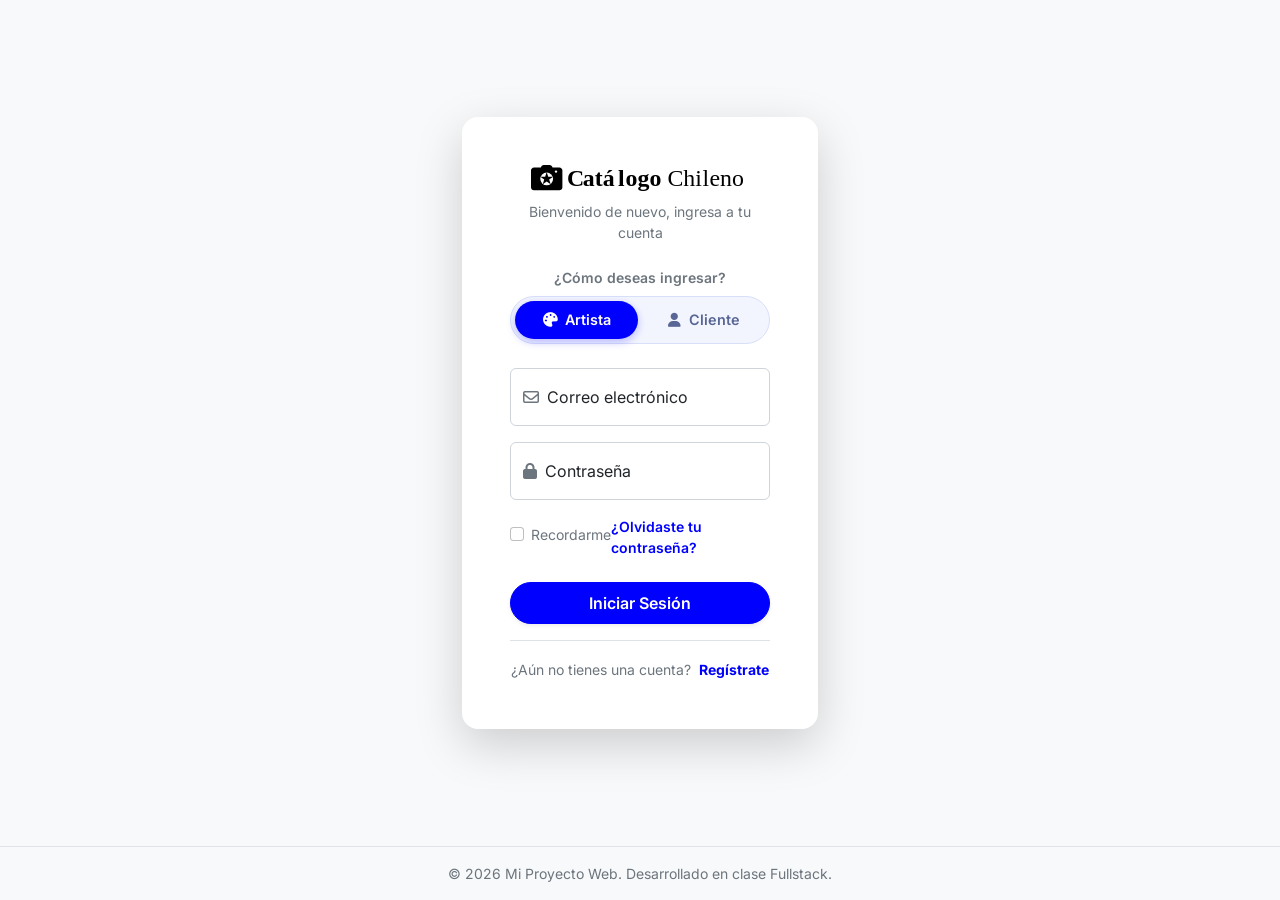
<file: Front-End/login.html>
<!DOCTYPE html>
<html lang="es">
<head>
    <meta charset="UTF-8">
    <meta name="viewport" content="width=device-width, initial-scale=1.0">
    <title>Iniciar Sesión - Catálogo Chileno</title>

    <!-- 1. Estilos locales de Bootstrap (CSS) -->
    <link rel="stylesheet" href="css/bootstrap.min.css">

    <!-- 2. Mis estilos personalizados -->
    <link rel="stylesheet" href="css/style.css">

    <!-- Font Awesome CDN -->
    <link rel="stylesheet" href="https://cdnjs.cloudflare.com/ajax/libs/font-awesome/6.5.1/css/all.min.css">
</head>

<body class="d-flex flex-column min-vh-100">

    <!-- Contenido principal -->
    <main class="d-flex align-items-center justify-content-center flex-grow-1 bg-light py-5">
        <div class="container">
            <div class="row justify-content-center">
                <div class="col-12 col-sm-10 col-md-8 col-lg-5 col-xl-4">
                    
                    <!-- Tarjeta del Formulario -->
                    <div class="card border-0 shadow-lg rounded-4 overflow-hidden">
                        <div class="card-body p-4 p-sm-5">
                            
                            <!-- Encabezado / Logo -->
                            <div class="text-center mb-4">
                                <a href="index.html" class="text-decoration-none d-inline-block mb-2">
                                    <img src="images/LogoCatalogoChileno.svg" alt="Logotipo" height="28" class="d-inline-block">
                                </a>
                                <p class="text-muted small mb-0">Bienvenido de nuevo, ingresa a tu cuenta</p>
                            </div>

                            <!-- Selector de Rol (Artista vs Cliente) -->
                            <div class="mb-4">
                                <label class="form-label small fw-semibold text-muted d-block text-center mb-2">
                                    ¿Cómo deseas ingresar?
                                </label>
                                <div class="role-selector-track">
                                    
                                    <!-- Opción Artista -->
                                    <input type="radio" class="btn-check" name="userType" id="typeArtista" autocomplete="off" checked>
                                    <label class="btn role-selector-btn w-50 py-2 fw-semibold d-flex align-items-center justify-content-center gap-2" for="typeArtista">
                                        <i class="fa-solid fa-palette"></i>
                                        <span>Artista</span>
                                    </label>

                                    <!-- Opción Cliente -->
                                    <input type="radio" class="btn-check" name="userType" id="typeCliente" autocomplete="off">
                                    <label class="btn role-selector-btn w-50 py-2 fw-semibold d-flex align-items-center justify-content-center gap-2" for="typeCliente">
                                        <i class="fa-solid fa-user"></i>
                                        <span>Cliente</span>
                                    </label>
                                    
                                </div>
                            </div>

                            <!-- Formulario de Login -->
                            <form action="#" method="POST" novalidate>
                                
                                <!-- Campo Correo Electrónico -->
                                <div class="form-floating mb-3">
                                    <input type="email" class="form-control" id="loginEmail" placeholder="nombre@ejemplo.com" required>
                                    <label for="loginEmail">
                                        <i class="fa-regular fa-envelope me-1 text-secondary"></i> Correo electrónico
                                    </label>
                                </div>

                                <!-- Campo Contraseña -->
                                <div class="form-floating mb-3">
                                    <input type="password" class="form-control" id="loginPassword" placeholder="Contraseña" required>
                                    <label for="loginPassword">
                                        <i class="fa-solid fa-lock me-1 text-secondary"></i> Contraseña
                                    </label>
                                </div>

                                <!-- Opciones: Recordarme y Olvidé contraseña -->
                                <div class="d-flex justify-content-between align-items-center mb-4 small">
                                    <div class="form-check">
                                        <input class="form-check-input" type="checkbox" id="rememberMe">
                                        <label class="form-check-label text-muted" for="rememberMe">
                                            Recordarme
                                        </label>
                                    </div>
                                    <a href="#" class="text-primary text-decoration-none fw-semibold">
                                        ¿Olvidaste tu contraseña?
                                    </a>
                                </div>

                                <!-- Botón Iniciar Sesión -->
                                <button type="submit" class="btn btn-primary btn-lg w-100 rounded-pill fw-semibold shadow-sm fs-6 mb-3">
                                    Iniciar Sesión
                                </button>

                            </form>

                            <!-- Pie de tarjeta: Registro -->
                            <div class="text-center pt-3 border-top">
                                <span class="text-muted small">¿Aún no tienes una cuenta?</span>
                                <a href="registro.html" class="text-primary fw-bold small text-decoration-none ms-1">
                                    Regístrate
                                </a>
                            </div>

                        </div>
                    </div>

                </div>
            </div>
        </div>
    </main>

    <!-- Pie de página (Footer) -->
    <footer class="bg-light text-center text-muted py-3 border-top mt-auto">
        <div class="container">
            <p class="mb-0 small">&copy; 2026 Mi Proyecto Web. Desarrollado en clase Fullstack.</p>
        </div>
    </footer>

    <!-- Scripts de Bootstrap (JS) -->
    <script src="js/bootstrap.bundle.min.js"></script>

</body>
</html>
</file>
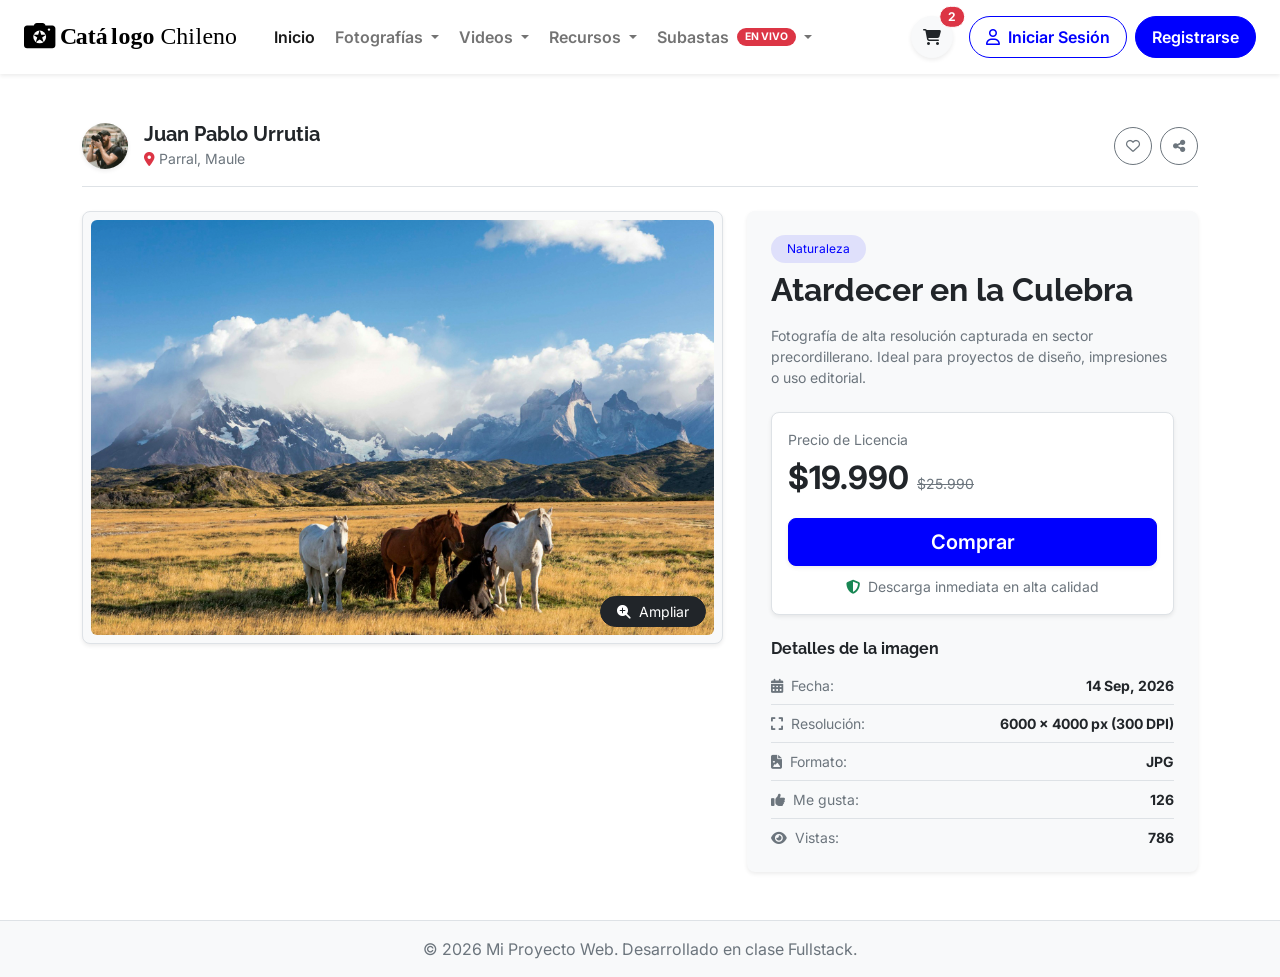
<file: Front-End/producto.html>
<!DOCTYPE html>
<html lang="es">
<head>
    <meta charset="UTF-8">
    <meta name="viewport" content="width=device-width, initial-scale=1.0">
    <title>Producto</title>

    <!-- 1. Estilos locales de Bootstrap (CSS) -->
    <link rel="stylesheet" href="css/bootstrap.min.css">

    <!-- 2. Mis estilos personalizados -->
    <link rel="stylesheet" href="css/style.css">

    <!-- Font Awesome CDN -->
<link rel="stylesheet" href="https://cdnjs.cloudflare.com/ajax/libs/font-awesome/6.5.1/css/all.min.css">
</head>

<body>

    <!-- NavBar -->
<nav class="navbar navbar-expand-lg navbar-light py-3 bg-white sticky-top shadow-sm">
    <div class="container-fluid px-4">

        <!-- 1. Logotipo -->
        <a class="navbar-brand d-flex align-items-center text-dark me-lg-4" href="index.html">
            <img src="images/LogoCatalogoChileno.svg" alt="Logotipo Catálogo Chileno" height="28" class="d-inline-block">
        </a>

        <!-- Botones para vista móvil (Carrito rápido + Hamburguesa) -->
        <div class="d-flex align-items-center gap-2 d-lg-none">
            <!-- Carrito Móvil -->
            <a href="carrito.html" class="btn btn-light position-relative rounded-circle p-2" aria-label="Carrito de compras">
                <i class="fa-solid fa-cart-shopping text-dark fs-5"></i>
                <span class="position-absolute top-0 start-100 translate-middle badge rounded-pill bg-danger">
                    2
                </span>
            </a>
            
            <!-- Botón Hamburguesa -->
            <button class="navbar-toggler border-0 shadow-none p-2" type="button" data-bs-toggle="collapse" data-bs-target="#navbarContenido"
                aria-controls="navbarContenido" aria-expanded="false" aria-label="Toggle navigation">
                <span class="navbar-toggler-icon"></span>
            </button>
        </div>

        <!-- 3. Contenido colapsable (Menú + Acciones) -->
        <div class="collapse navbar-collapse mt-3 mt-lg-0" id="navbarContenido">

            <!-- Menú de Navegación Principal -->
            <ul class="navbar-nav me-auto mb-2 mb-lg-0 gap-lg-1">
                
                <!-- Inicio -->
                <li class="nav-item">
                    <a class="nav-link fw-semibold active" aria-current="page" href="index.html">Inicio</a>
                </li>

                <!-- Submenú 1: Fotografías -->
                <li class="nav-item dropdown">
                    <a class="nav-link dropdown-toggle fw-semibold" href="#" id="dropFotografias" role="button" data-bs-toggle="dropdown" aria-expanded="false">
                        Fotografías
                    </a>
                    <ul class="dropdown-menu border-0 shadow-sm rounded-3" aria-labelledby="dropFotografias">
                        <li><a class="dropdown-item py-2" href="#"><i class="fa-solid fa-mountain me-2 text-muted"></i>Paisajes</a></li>
                        <li><a class="dropdown-item py-2" href="#"><i class="fa-solid fa-user-group me-2 text-muted"></i>Personas</a></li>
                        <li><a class="dropdown-item py-2" href="#"><i class="fa-solid fa-city me-2 text-muted"></i>Ciudades</a></li>
                        <li><a class="dropdown-item py-2" href="#"><i class="fa-solid fa-masks-theater me-2 text-muted"></i>Fiestas Típicas</a></li>
                        <li><hr class="dropdown-divider"></li>
                        <li><a class="dropdown-item py-2" href="#"><i class="fa-solid fa-leaf me-2 text-muted"></i>Fauna y Naturaleza Chilena</a></li>
                    </ul>
                </li>

                <!-- Submenú 2: Videos -->
                <li class="nav-item dropdown">
                    <a class="nav-link dropdown-toggle fw-semibold" href="#" id="dropVideos" role="button" data-bs-toggle="dropdown" aria-expanded="false">
                        Videos
                    </a>
                    <ul class="dropdown-menu border-0 shadow-sm rounded-3" aria-labelledby="dropVideos">
                        <li><a class="dropdown-item py-2" href="#"><i class="fa-solid fa-tv me-2 text-muted"></i>4K UHD</a></li>
                        <li><a class="dropdown-item py-2" href="#"><i class="fa-solid fa-plane-up me-2 text-muted"></i>Tomas con Dron</a></li>
                        <li><hr class="dropdown-divider"></li>
                        <li><a class="dropdown-item py-2" href="#"><i class="fa-solid fa-film me-2 text-muted"></i>Time-Lapse / Archivo</a></li>
                    </ul>
                </li>

                <!-- Submenú 3: Recursos -->
                <li class="nav-item dropdown">
                    <a class="nav-link dropdown-toggle fw-semibold" href="#" id="dropRecursos" role="button" data-bs-toggle="dropdown" aria-expanded="false">
                        Recursos
                    </a>
                    <ul class="dropdown-menu border-0 shadow-sm rounded-3" aria-labelledby="dropRecursos">
                        <li><a class="dropdown-item py-2" href="#"><i class="fa-solid fa-palette me-2 text-muted"></i>Ilustraciones</a></li>
                        <li><a class="dropdown-item py-2" href="#"><i class="fa-solid fa-bezier-curve me-2 text-muted"></i>Vectores</a></li>
                        <li><a class="dropdown-item py-2" href="#"><i class="fa-solid fa-layer-group me-2 text-muted"></i>Plantillas</a></li>
                        <li><hr class="dropdown-divider"></li>
                        <li><a class="dropdown-item py-2" href="#"><i class="fa-solid fa-music me-2 text-muted"></i>Audio y Música</a></li>
                    </ul>
                </li>

                <!-- Submenú 4: Subastas -->
                <li class="nav-item dropdown">
                    <a class="nav-link dropdown-toggle fw-semibold d-flex align-items-center gap-1" href="#" id="dropSubastas" role="button" data-bs-toggle="dropdown" aria-expanded="false">
                        Subastas
                        <span class="badge bg-danger rounded-pill ms-1 px-2" style="font-size: 0.65rem;">EN VIVO</span>
                    </a>
                    <ul class="dropdown-menu border-0 shadow-sm rounded-3" aria-labelledby="dropSubastas">
                        <li><a class="dropdown-item py-2 fw-semibold text-danger" href="subastas.html"><i class="fa-solid fa-gavel me-2"></i>Subastas en Vivo</a></li>
                        <li><a class="dropdown-item py-2" href="#"><i class="fa-regular fa-calendar me-2 text-muted"></i>Próximas Subastas</a></li>
                        <li><a class="dropdown-item py-2" href="#"><i class="fa-solid fa-clock-rotate-left me-2 text-muted"></i>Finalizadas</a></li>
                    </ul>
                </li>

            </ul>

            <!-- Acciones de Usuario + Carrito (Escritorio) -->
            <div class="d-flex align-items-center gap-3 pt-3 pt-lg-0 mt-3 mt-lg-0">
                
                <!-- Carrito de Compras (Desktop) -->
                <a href="carrito.html" class="btn btn-light position-relative rounded-circle p-2 d-none d-lg-flex align-items-center justify-content-center shadow-sm flex-shrink-0" style="width: 42px; height: 42px;" title="Carrito de compras">
                    <i class="fa-solid fa-cart-shopping text-dark"></i>
                    <span class="position-absolute top-0 start-100 translate-middle badge rounded-pill bg-danger border border-white">
                        2
                    </span>
                </a>

                <!-- Área de Autenticación / Cuenta de Usuario -->
                <div class="d-flex align-items-center gap-2 w-100 w-lg-auto">
                    <a href="login.html" class="btn btn-outline-primary rounded-pill px-3 py-2 fw-semibold w-100 w-lg-auto d-flex align-items-center justify-content-center gap-2 text-nowrap">
                        <i class="fa-regular fa-user"></i>
                        <span>Iniciar Sesión</span>
                    </a>
                    <a href="registro.html" class="btn btn-primary rounded-pill px-3 py-2 fw-semibold w-100 w-lg-auto d-none d-xl-inline-block text-nowrap">
                        Registrarse
                    </a>
                </div>

            </div>

        </div>
    </div>
</nav>

    <div class="container my-4 my-lg-5">
    
    <!-- Header: Artista y Botones de Acción -->
    <div class="d-flex justify-content-between align-items-center mb-4 pb-3 border-bottom">
        <!-- Datos del Artista -->
        <div class="d-flex align-items-center gap-3">
            <img src="images/perfil.png" class="rounded-circle shadow-sm" style="width: 46px; height: 46px; object-fit: cover;" alt="Foto del Artista">
            <div>
                <h5 class="fw-bold mb-0 text-dark">Juan Pablo Urrutia</h5>
                <small class="text-muted">
                    <i class="fa-solid fa-location-dot me-1 text-danger"></i>Parral, Maule
                </small>
            </div>
        </div>

        <!-- Botones secundarios -->
        <div class="d-flex align-items-center gap-2">
            <button type="button" class="btn btn-outline-secondary btn-sm rounded-circle d-flex align-items-center justify-content-center" style="width: 38px; height: 38px;" title="Favoritos">
                <i class="fa-regular fa-heart"></i>
            </button>
            <button type="button" class="btn btn-outline-secondary btn-sm rounded-circle d-flex align-items-center justify-content-center" style="width: 38px; height: 38px;" title="Compartir">
                <i class="fa-solid fa-share-nodes"></i>
            </button>
        </div>
    </div>

    <!-- Contenido Principal (Imagen + Ficha de Compra) -->
    <div class="row g-4 align-items-start">
        
        <!-- Columna Izquierda: Foto Completa con Clic para Zoom -->
        <div class="col-lg-7 text-center">
            <div class="position-relative bg-light rounded-3 p-2 border shadow-sm">
                <!-- Imagen completa -->
                <img src="images/01.jpg" 
                     class="img-fluid rounded img-zoomable" 
                     alt="Título de la obra"
                     data-bs-toggle="modal" 
                     data-bs-target="#imageZoomModal"
                     style="max-height: 75vh; object-fit: contain;"
                     title="Haz clic para ampliar la imagen">
                
                <!-- Botón flotante para sugerir Zoom -->
                <div class="position-absolute bottom-0 end-0 m-3">
                    <button class="btn btn-dark bg-opacity-75 btn-sm text-white rounded-pill px-3" data-bs-toggle="modal" data-bs-target="#imageZoomModal">
                        <i class="fa-solid fa-magnifying-glass-plus me-1"></i> Ampliar
                    </button>
                </div>
            </div>
        </div>

        <!-- Columna Derecha: Datos de la obra, Precio y Botón Comprar -->
        <div class="col-lg-5">
            <div class="card border-0 bg-light p-4 rounded-3 shadow-sm">
                
                <!-- Categoria / Badge -->
                <span class="badge bg-primary bg-opacity-10 text-primary w-auto align-self-start mb-2 px-3 py-2 rounded-pill fw-normal">
                    Naturaleza
                </span>

                <!-- Título de la Foto -->
                <h2 class="fw-bold text-dark mb-3">Atardecer en la Culebra</h2>
                
                <p class="text-muted small mb-4">
                    Fotografía de alta resolución capturada en sector precordillerano. Ideal para proyectos de diseño, impresiones o uso editorial.
                </p>

                <!-- Caja de Precio y Acción de Compra -->
                <div class="p-3 bg-white rounded-3 border mb-4 shadow-sm">
                    <small class="text-muted d-block mb-1">Precio de Licencia</small>
                    <div class="d-flex align-items-baseline gap-2 mb-3">
                        <span class="fs-2 fw-bold text-dark">$19.990</span>
                        <del class="text-muted small">$25.990</del>
                    </div>

                    <a href="carrito.html" class="btn btn-primary w-100 btn-lg fw-semibold shadow-sm mb-2">
                        Comprar
                    </a>
                    
                    <div class="text-center">
                        <small class="text-muted">
                            <i class="fa-solid fa-shield-halved me-1 text-success"></i> Descarga inmediata en alta calidad
                        </small>
                    </div>
                </div>

                <!-- Metadatos de la Imagen -->
                <h6 class="fw-bold text-dark mb-3">Detalles de la imagen</h6>
                <ul class="list-unstyled text-muted small d-flex flex-column gap-2 mb-0">
                    <li class="d-flex justify-content-between border-bottom pb-2">
                        <span><i class="fa-solid fa-calendar-days me-2 text-secondary"></i>Fecha:</span>
                        <strong class="text-dark">14 Sep, 2026</strong>
                    </li>
                    <li class="d-flex justify-content-between border-bottom pb-2">
                        <span><i class="fa-solid fa-expand me-2 text-secondary"></i>Resolución:</span>
                        <strong class="text-dark">6000 x 4000 px (300 DPI)</strong>
                    </li>
                    <li class="d-flex justify-content-between border-bottom pb-2">
                        <span><i class="fa-solid fa-file-image me-2 text-secondary"></i>Formato:</span>
                        <strong class="text-dark">JPG</strong>
                    </li>
                    <li class="d-flex justify-content-between border-bottom pb-2">
                        <span><i class="fa-solid fa-thumbs-up me-2 text-secondary"></i>Me gusta:</span>
                        <strong class="text-dark">126</strong>
                    </li>
                    <li class="d-flex justify-content-between">
                        <span><i class="fa-solid fa-eye me-2 text-secondary"></i>Vistas:</span>
                        <strong class="text-dark">786</strong>
                    </li>
                </ul>

            </div>
        </div>

    </div>
</div>

<!-- ==========================================
     MODAL DE ZOOM (Aparece al hacer clic)
     ========================================== -->
<div class="modal fade" id="imageZoomModal" tabindex="-1" aria-hidden="true">
    <div class="modal-dialog modal-dialog-centered modal-xl">
        <div class="modal-content bg-transparent border-0">
            <div class="modal-header border-0 pb-0">
                <button type="button" class="btn-close btn-close-white ms-auto shadow-none" data-bs-dismiss="modal" aria-label="Cerrar"></button>
            </div>
            <div class="modal-body text-center p-0">
                <img src="images/01.jpg" class="img-fluid rounded shadow-lg" style="max-height: 90vh; object-fit: contain;" alt="Vista ampliada de la obra">
            </div>
        </div>
    </div>
</div>

     <!-- Pie de página (Footer) -->
    <footer class="bg-light text-center text-muted py-3 border-top mt-auto">
        <div class="container">
            <p class="mb-0">&copy; 2026 Mi Proyecto Web. Desarrollado en clase Fullstack.</p>
        </div>
    </footer>

    <!-- 2. Scripts locales de Bootstrap (JS) -->
    <!-- Nota: Usamos 'bootstrap.bundle.min.js' porque incluye Popper.js (necesario para desplegables y modales) -->
    <script src="js/bootstrap.bundle.min.js"></script>

</body>
</html>
</file>
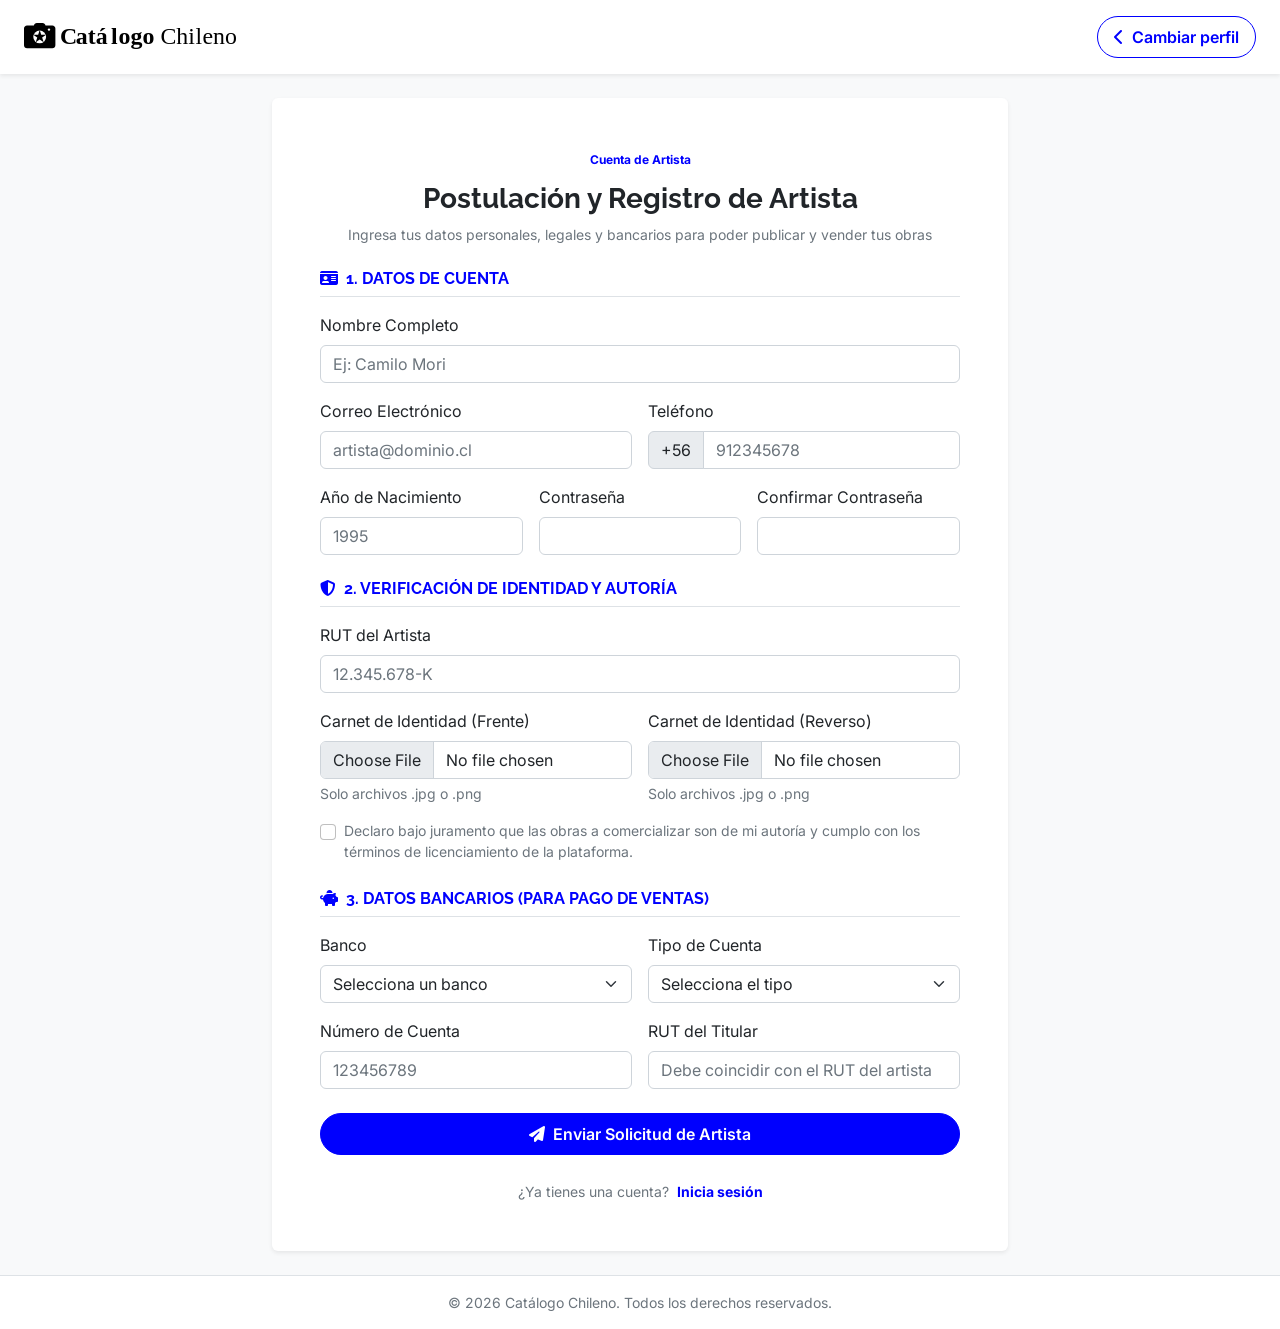
<file: Front-End/registro-artista.html>
<!DOCTYPE html>
<html lang="es">
<head>
    <meta charset="UTF-8">
    <meta name="viewport" content="width=device-width, initial-scale=1.0">
    <title>Registro de Artista | Catálogo Chileno</title>

    <!-- 1. Estilos locales de Bootstrap (CSS) -->
    <link rel="stylesheet" href="css/bootstrap.min.css">

    <!-- 2. Mis estilos personalizados -->
    <link rel="stylesheet" href="css/style.css">

    <!-- Font Awesome CDN -->
    <link rel="stylesheet" href="https://cdnjs.cloudflare.com/ajax/libs/font-awesome/6.5.1/css/all.min.css">
</head>
<body class="bg-light min-vh-100 d-flex flex-column justify-content-between">

    <!-- NavBar Adaptado -->
    <nav class="navbar navbar-light py-3 bg-white sticky-top shadow-sm">
        <div class="container-fluid px-4 d-flex justify-content-between align-items-center">

            <!-- Logotipo -->
            <a class="navbar-brand d-flex align-items-center text-dark" href="index.html">
                <img src="images/LogoCatalogoChileno.svg" alt="Logotipo Catálogo Chileno" height="28" class="d-inline-block">
            </a>

            <!-- Acción de Usuario -->
            <div class="d-flex align-items-center gap-2">
                <a href="registro.html" class="btn btn-outline-primary rounded-pill px-3 py-2 fw-semibold d-flex align-items-center justify-content-center gap-2 text-nowrap">
                    <i class="fa-solid fa-chevron-left"></i>
                    <span>Cambiar perfil</span>
                </a>
            </div>

        </div>
    </nav>

    <!-- Contenido Principal -->
    <main class="container my-auto py-4">
        <div class="row justify-content-center">
            <div class="col-12 col-md-10 col-lg-8">
                
                <div class="card shadow-sm border-0">
                    <div class="card-body p-4 p-md-5">
                        <div class="text-center mb-4">
                            <span class="badge bg-primary-subtle text-primary mb-2 px-3 py-2 rounded-pill">Cuenta de Artista</span>
                            <h1 class="h3 fw-bold">Postulación y Registro de Artista</h1>
                            <p class="text-muted small">Ingresa tus datos personales, legales y bancarios para poder publicar y vender tus obras</p>
                        </div>

                        <form id="formArtista" action="/api/registro/artista" method="POST" enctype="multipart/form-data" novalidate>
                            
                            <!-- Sección 1: Datos Personales -->
                            <h2 class="h6 fw-bold text-uppercase text-primary mb-3 border-bottom pb-2">
                                <i class="fa-solid fa-id-card me-2"></i>1. Datos de Cuenta
                            </h2>
                            <div class="row g-3 mb-4">
                                <div class="col-12">
                                    <label for="artistaNombre" class="form-label">Nombre Completo</label>
                                    <input type="text" class="form-control" id="artistaNombre" name="nombre" placeholder="Ej: Camilo Mori" required>
                                </div>

                                <div class="col-md-6">
                                    <label for="artistaEmail" class="form-label">Correo Electrónico</label>
                                    <input type="email" class="form-control" id="artistaEmail" name="email" placeholder="artista@dominio.cl" required>
                                </div>

                                <div class="col-md-6">
                                    <label for="artistaTelefono" class="form-label">Teléfono</label>
                                    <div class="input-group">
                                        <span class="input-group-text">+56</span>
                                        <input type="tel" class="form-control" id="artistaTelefono" name="telefono" placeholder="912345678" required>
                                    </div>
                                </div>

                                <div class="col-md-4">
                                    <label for="artistaNacimiento" class="form-label">Año de Nacimiento</label>
                                    <input type="number" class="form-control" id="artistaNacimiento" name="anio_nacimiento" min="1920" max="2008" placeholder="1995" required>
                                </div>

                                <div class="col-md-4">
                                    <label for="artistaPassword" class="form-label">Contraseña</label>
                                    <input type="password" class="form-control" id="artistaPassword" name="password" minlength="8" required>
                                </div>

                                <div class="col-md-4">
                                    <label for="artistaPasswordConfirm" class="form-label">Confirmar Contraseña</label>
                                    <input type="password" class="form-control" id="artistaPasswordConfirm" name="password_confirmation" minlength="8" required>
                                </div>
                            </div>

                            <!-- Sección 2: Verificación Legal -->
                            <h2 class="h6 fw-bold text-uppercase text-primary mb-3 border-bottom pb-2">
                                <i class="fa-solid fa-shield-halved me-2"></i>2. Verificación de Identidad y Autoría
                            </h2>
                            <div class="row g-3 mb-4">
                                <div class="col-12">
                                    <label for="artistaRut" class="form-label">RUT del Artista</label>
                                    <input type="text" class="form-control" id="artistaRut" name="rut" placeholder="12.345.678-K" required>
                                </div>

                                <div class="col-md-6">
                                    <label for="carnetFrente" class="form-label">Carnet de Identidad (Frente)</label>
                                    <input type="file" class="form-control" id="carnetFrente" name="carnet_frente" accept="image/jpeg,image/png" required>
                                    <div class="form-text">Solo archivos .jpg o .png</div>
                                </div>

                                <div class="col-md-6">
                                    <label for="carnetReverso" class="form-label">Carnet de Identidad (Reverso)</label>
                                    <input type="file" class="form-control" id="carnetReverso" name="carnet_reverso" accept="image/jpeg,image/png" required>
                                    <div class="form-text">Solo archivos .jpg o .png</div>
                                </div>

                                <div class="col-12">
                                    <div class="form-check">
                                        <input class="form-check-input" type="checkbox" id="declaracionAutor" required>
                                        <label class="form-check-label text-muted small" for="declaracionAutor">
                                            Declaro bajo juramento que las obras a comercializar son de mi autoría y cumplo con los términos de licenciamiento de la plataforma.
                                        </label>
                                    </div>
                                </div>
                            </div>

                            <!-- Sección 3: Datos Bancarios -->
                            <h2 class="h6 fw-bold text-uppercase text-primary mb-3 border-bottom pb-2">
                                <i class="fa-solid fa-piggy-bank me-2"></i>3. Datos Bancarios (Para Pago de Ventas)
                            </h2>
                            <div class="row g-3">
                                <div class="col-md-6">
                                    <label for="bancoSelect" class="form-label">Banco</label>
                                    <select class="form-select" id="bancoSelect" name="banco_id" required>
                                        <option value="" selected disabled>Selecciona un banco</option>
                                        <option value="banco_estado">BancoEstado / CuentaRUT</option>
                                        <option value="banco_chile">Banco de Chile / Edwards</option>
                                        <option value="santander">Banco Santander</option>
                                        <option value="bci">BCI</option>
                                        <option value="scotiabank">Scotiabank</option>
                                        <option value="itau">Itaú</option>
                                        <option value="falabella">Banco Falabella</option>
                                    </select>
                                </div>

                                <div class="col-md-6">
                                    <label for="tipoCuentaSelect" class="form-label">Tipo de Cuenta</label>
                                    <select class="form-select" id="tipoCuentaSelect" name="tipo_cuenta" required>
                                        <option value="" selected disabled>Selecciona el tipo</option>
                                        <option value="corriente">Cuenta Corriente</option>
                                        <option value="vista">Cuenta Vista / CuentaRUT</option>
                                        <option value="ahorro">Cuenta de Ahorro</option>
                                    </select>
                                </div>

                                <div class="col-md-6">
                                    <label for="numeroCuenta" class="form-label">Número de Cuenta</label>
                                    <input type="text" class="form-control" id="numeroCuenta" name="numero_cuenta" placeholder="123456789" required>
                                </div>

                                <div class="col-md-6">
                                    <label for="rutTitular" class="form-label">RUT del Titular</label>
                                    <input type="text" class="form-control" id="rutTitular" name="rut_titular" placeholder="Debe coincidir con el RUT del artista" required>
                                </div>

                                <div class="col-12 mt-4">
                                    <button type="submit" class="btn btn-primary rounded-pill w-100 py-2 fw-semibold">
                                        <i class="fa-solid fa-paper-plane me-2"></i>Enviar Solicitud de Artista
                                    </button>
                                </div>
                            </div>
                        </form>

                        <div class="text-center mt-4">
                            <span class="text-muted small">¿Ya tienes una cuenta?</span>
                            <a href="login.html" class="text-primary text-decoration-none small fw-bold ms-1">Inicia sesión</a>
                        </div>
                    </div>
                </div>

            </div>
        </div>
    </main>

    <!-- Footer -->
    <footer class="bg-white border-top py-3 text-center text-muted small">
        <div class="container">
            &copy; 2026 Catálogo Chileno. Todos los derechos reservados.
        </div>
    </footer>

    <script src="js/bootstrap.bundle.min.js"></script>
</body>
</html>
</file>
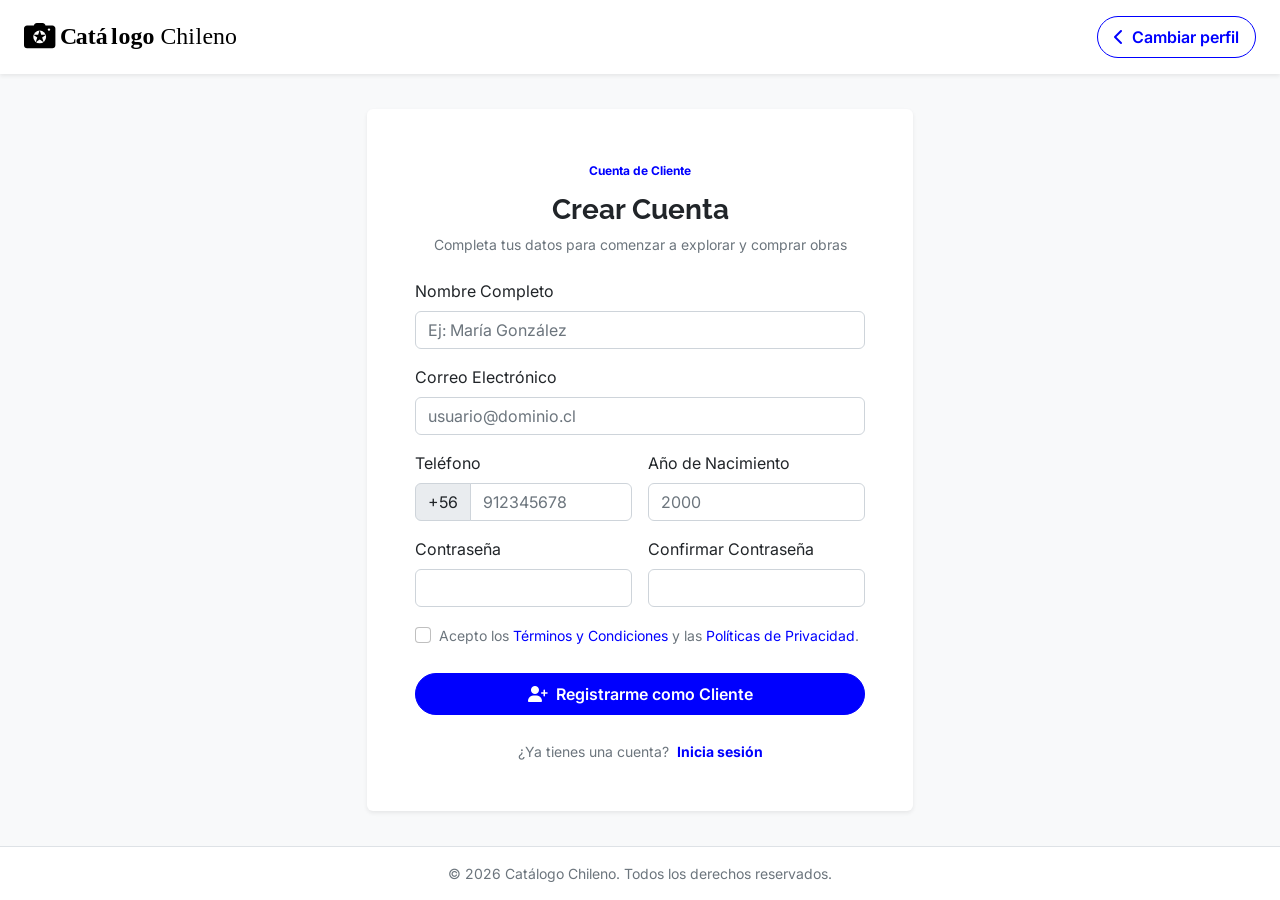
<file: Front-End/registro-cliente.html>
<!DOCTYPE html>
<html lang="es">
<head>
    <meta charset="UTF-8">
    <meta name="viewport" content="width=device-width, initial-scale=1.0">
    <title>Registro de Cliente | Catálogo Chileno</title>

    <!-- 1. Estilos locales de Bootstrap (CSS) -->
    <link rel="stylesheet" href="css/bootstrap.min.css">

    <!-- 2. Mis estilos personalizados -->
    <link rel="stylesheet" href="css/style.css">

    <!-- Font Awesome CDN -->
    <link rel="stylesheet" href="https://cdnjs.cloudflare.com/ajax/libs/font-awesome/6.5.1/css/all.min.css">
</head>
<body class="bg-light min-vh-100 d-flex flex-column justify-content-between">

    <!-- NavBar Adaptado -->
    <nav class="navbar navbar-light py-3 bg-white sticky-top shadow-sm">
        <div class="container-fluid px-4 d-flex justify-content-between align-items-center">

            <!-- Logotipo -->
            <a class="navbar-brand d-flex align-items-center text-dark" href="index.html">
                <img src="images/LogoCatalogoChileno.svg" alt="Logotipo Catálogo Chileno" height="28" class="d-inline-block">
            </a>

            <!-- Acción de Usuario -->
            <div class="d-flex align-items-center gap-2">
                <a href="registro.html" class="btn btn-outline-primary rounded-pill px-3 py-2 fw-semibold d-flex align-items-center justify-content-center gap-2 text-nowrap">
                    <i class="fa-solid fa-chevron-left"></i>
                    <span>Cambiar perfil</span>
                </a>
            </div>

        </div>
    </nav>

    <!-- Contenido Principal -->
    <main class="container my-auto py-4">
        <div class="row justify-content-center">
            <div class="col-12 col-md-8 col-lg-6">
                
                <div class="card shadow-sm border-0">
                    <div class="card-body p-4 p-md-5">
                        <div class="text-center mb-4">
                            <span class="badge bg-primary-subtle text-primary mb-2 px-3 py-2 rounded-pill">Cuenta de Cliente</span>
                            <h1 class="h3 fw-bold">Crear Cuenta</h1>
                            <p class="text-muted small">Completa tus datos para comenzar a explorar y comprar obras</p>
                        </div>

                        <form id="formCliente" action="/api/registro/cliente" method="POST" novalidate>
                            <div class="row g-3">
                                <div class="col-12">
                                    <label for="clienteNombre" class="form-label">Nombre Completo</label>
                                    <input type="text" class="form-control" id="clienteNombre" name="nombre" placeholder="Ej: María González" required>
                                </div>

                                <div class="col-12">
                                    <label for="clienteEmail" class="form-label">Correo Electrónico</label>
                                    <input type="email" class="form-control" id="clienteEmail" name="email" placeholder="usuario@dominio.cl" required>
                                </div>

                                <div class="col-md-6">
                                    <label for="clienteTelefono" class="form-label">Teléfono</label>
                                    <div class="input-group">
                                        <span class="input-group-text">+56</span>
                                        <input type="tel" class="form-control" id="clienteTelefono" name="telefono" placeholder="912345678" required>
                                    </div>
                                </div>

                                <div class="col-md-6">
                                    <label for="clienteNacimiento" class="form-label">Año de Nacimiento</label>
                                    <input type="number" class="form-control" id="clienteNacimiento" name="anio_nacimiento" min="1920" max="2008" placeholder="2000" required>
                                </div>

                                <div class="col-md-6">
                                    <label for="clientePassword" class="form-label">Contraseña</label>
                                    <input type="password" class="form-control" id="clientePassword" name="password" minlength="8" required>
                                </div>

                                <div class="col-md-6">
                                    <label for="clientePasswordConfirm" class="form-label">Confirmar Contraseña</label>
                                    <input type="password" class="form-control" id="clientePasswordConfirm" name="password_confirmation" minlength="8" required>
                                </div>

                                <div class="col-12">
                                    <div class="form-check">
                                        <input class="form-check-input" type="checkbox" id="clienteTerminos" required>
                                        <label class="form-check-label text-muted small" for="clienteTerminos">
                                            Acepto los <a href="#" class="text-primary text-decoration-none">Términos y Condiciones</a> y las <a href="#" class="text-primary text-decoration-none">Políticas de Privacidad</a>.
                                        </label>
                                    </div>
                                </div>

                                <div class="col-12 mt-4">
                                    <button type="submit" class="btn btn-primary rounded-pill w-100 py-2 fw-semibold">
                                        <i class="fa-solid fa-user-plus me-2"></i>Registrarme como Cliente
                                    </button>
                                </div>
                            </div>
                        </form>

                        <div class="text-center mt-4">
                            <span class="text-muted small">¿Ya tienes una cuenta?</span>
                            <a href="login.html" class="text-primary text-decoration-none small fw-bold ms-1">Inicia sesión</a>
                        </div>
                    </div>
                </div>

            </div>
        </div>
    </main>

    <!-- Footer -->
    <footer class="bg-white border-top py-3 text-center text-muted small">
        <div class="container">
            &copy; 2026 Catálogo Chileno. Todos los derechos reservados.
        </div>
    </footer>

    <script src="js/bootstrap.bundle.min.js"></script>
</body>
</html>
</file>
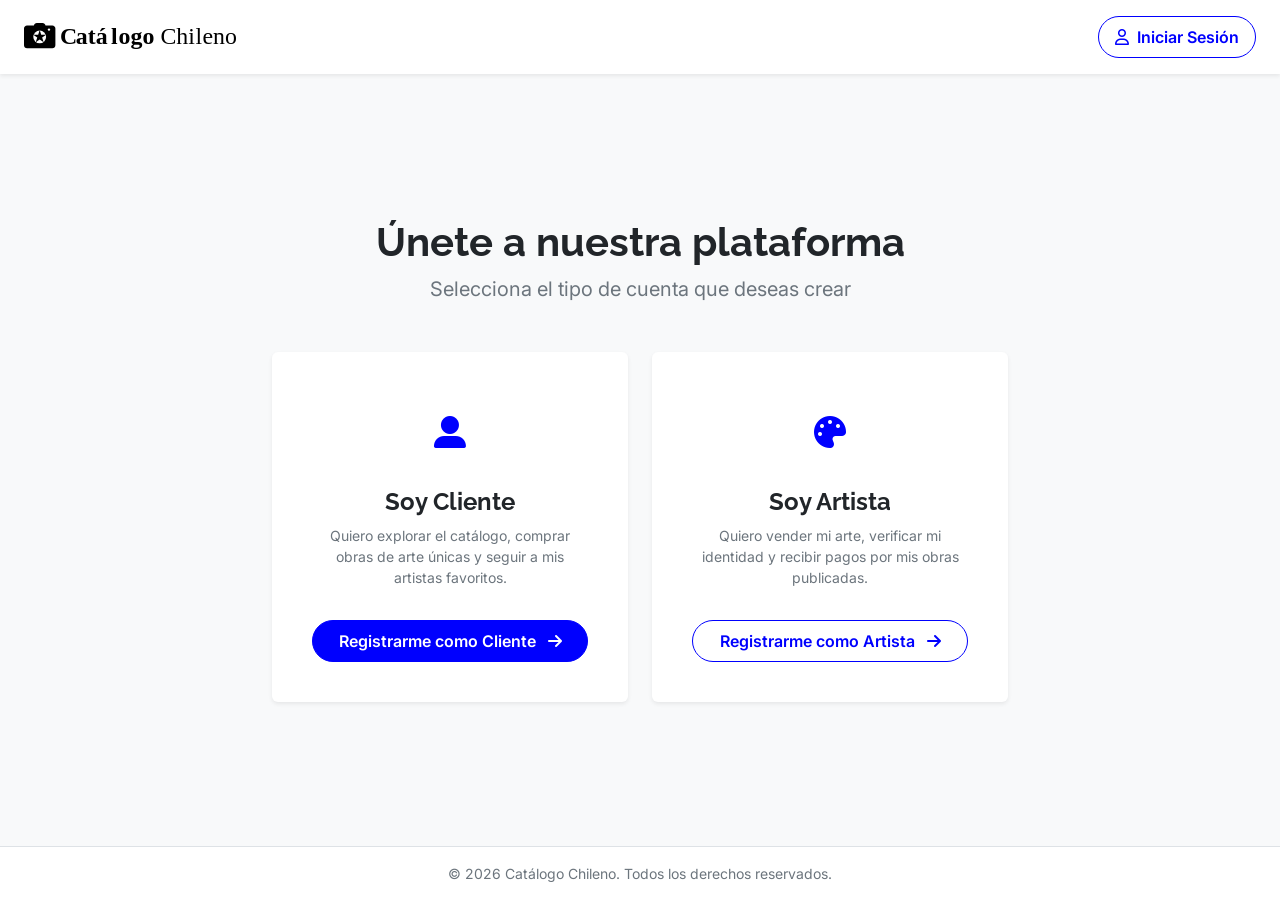
<file: Front-End/registro.html>
<!DOCTYPE html>
<html lang="es">
<head>
    <meta charset="UTF-8">
    <meta name="viewport" content="width=device-width, initial-scale=1.0">
    <title>Selección de Registro | Catálogo Chileno</title>

    <!-- 1. Estilos locales de Bootstrap (CSS) -->
    <link rel="stylesheet" href="css/bootstrap.min.css">

    <!-- 2. Mis estilos personalizados -->
    <link rel="stylesheet" href="css/style.css">

    <!-- Font Awesome CDN -->
    <link rel="stylesheet" href="https://cdnjs.cloudflare.com/ajax/libs/font-awesome/6.5.1/css/all.min.css">
</head>
<body class="bg-light min-vh-100 d-flex flex-column justify-content-between">

    <!-- NavBar Adaptado -->
    <nav class="navbar navbar-light py-3 bg-white sticky-top shadow-sm">
        <div class="container-fluid px-4 d-flex justify-content-between align-items-center">

            <!-- Logotipo -->
            <a class="navbar-brand d-flex align-items-center text-dark" href="index.html">
                <img src="images/LogoCatalogoChileno.svg" alt="Logotipo Catálogo Chileno" height="28" class="d-inline-block">
            </a>

            <!-- Acción de Usuario -->
            <div class="d-flex align-items-center gap-2">
                <a href="login.html" class="btn btn-outline-primary rounded-pill px-3 py-2 fw-semibold d-flex align-items-center justify-content-center gap-2 text-nowrap">
                    <i class="fa-regular fa-user"></i>
                    <span>Iniciar Sesión</span>
                </a>
            </div>

        </div>
    </nav>

    <!-- Contenido Principal -->
    <main class="container my-auto py-5">
        <div class="text-center mb-5">
            <h1 class="fw-bold">Únete a nuestra plataforma</h1>
            <p class="text-muted fs-5">Selecciona el tipo de cuenta que deseas crear</p>
        </div>

        <div class="row g-4 justify-content-center">
            <!-- Opción Cliente -->
            <div class="col-12 col-md-5 col-lg-4">
                <div class="card h-100 border-0 shadow-sm text-center p-4">
                    <div class="card-body d-flex flex-column align-items-center justify-content-between">
                        <div class="mb-3">
                            <div class="bg-primary-subtle text-primary rounded-circle d-inline-flex align-items-center justify-content-center mb-3" style="width: 80px; height: 80px;">
                                <i class="fa-solid fa-user-large fs-2"></i>
                            </div>
                            <h2 class="h4 fw-bold">Soy Cliente</h2>
                            <p class="text-muted small">Quiero explorar el catálogo, comprar obras de arte únicas y seguir a mis artistas favoritos.</p>
                        </div>
                        <a href="registro-cliente.html" class="btn btn-primary rounded-pill w-100 py-2 fw-semibold">
                            Registrarme como Cliente <i class="fa-solid fa-arrow-right ms-2"></i>
                        </a>
                    </div>
                </div>
            </div>

            <!-- Opción Artista -->
            <div class="col-12 col-md-5 col-lg-4">
                <div class="card h-100 border-0 shadow-sm text-center p-4">
                    <div class="card-body d-flex flex-column align-items-center justify-content-between">
                        <div class="mb-3">
                            <div class="bg-primary-subtle text-primary rounded-circle d-inline-flex align-items-center justify-content-center mb-3" style="width: 80px; height: 80px;">
                                <i class="fa-solid fa-palette fs-2"></i>
                            </div>
                            <h2 class="h4 fw-bold">Soy Artista</h2>
                            <p class="text-muted small">Quiero vender mi arte, verificar mi identidad y recibir pagos por mis obras publicadas.</p>
                        </div>
                        <a href="registro-artista.html" class="btn btn-outline-primary rounded-pill w-100 py-2 fw-semibold">
                            Registrarme como Artista <i class="fa-solid fa-arrow-right ms-2"></i>
                        </a>
                    </div>
                </div>
            </div>
        </div>
    </main>

    <!-- Footer -->
    <footer class="bg-white border-top py-3 text-center text-muted small">
        <div class="container">
            &copy; 2026 Catálogo Chileno. Todos los derechos reservados.
        </div>
    </footer>

    <script src="js/bootstrap.bundle.min.js"></script>
</body>
</html>
</file>
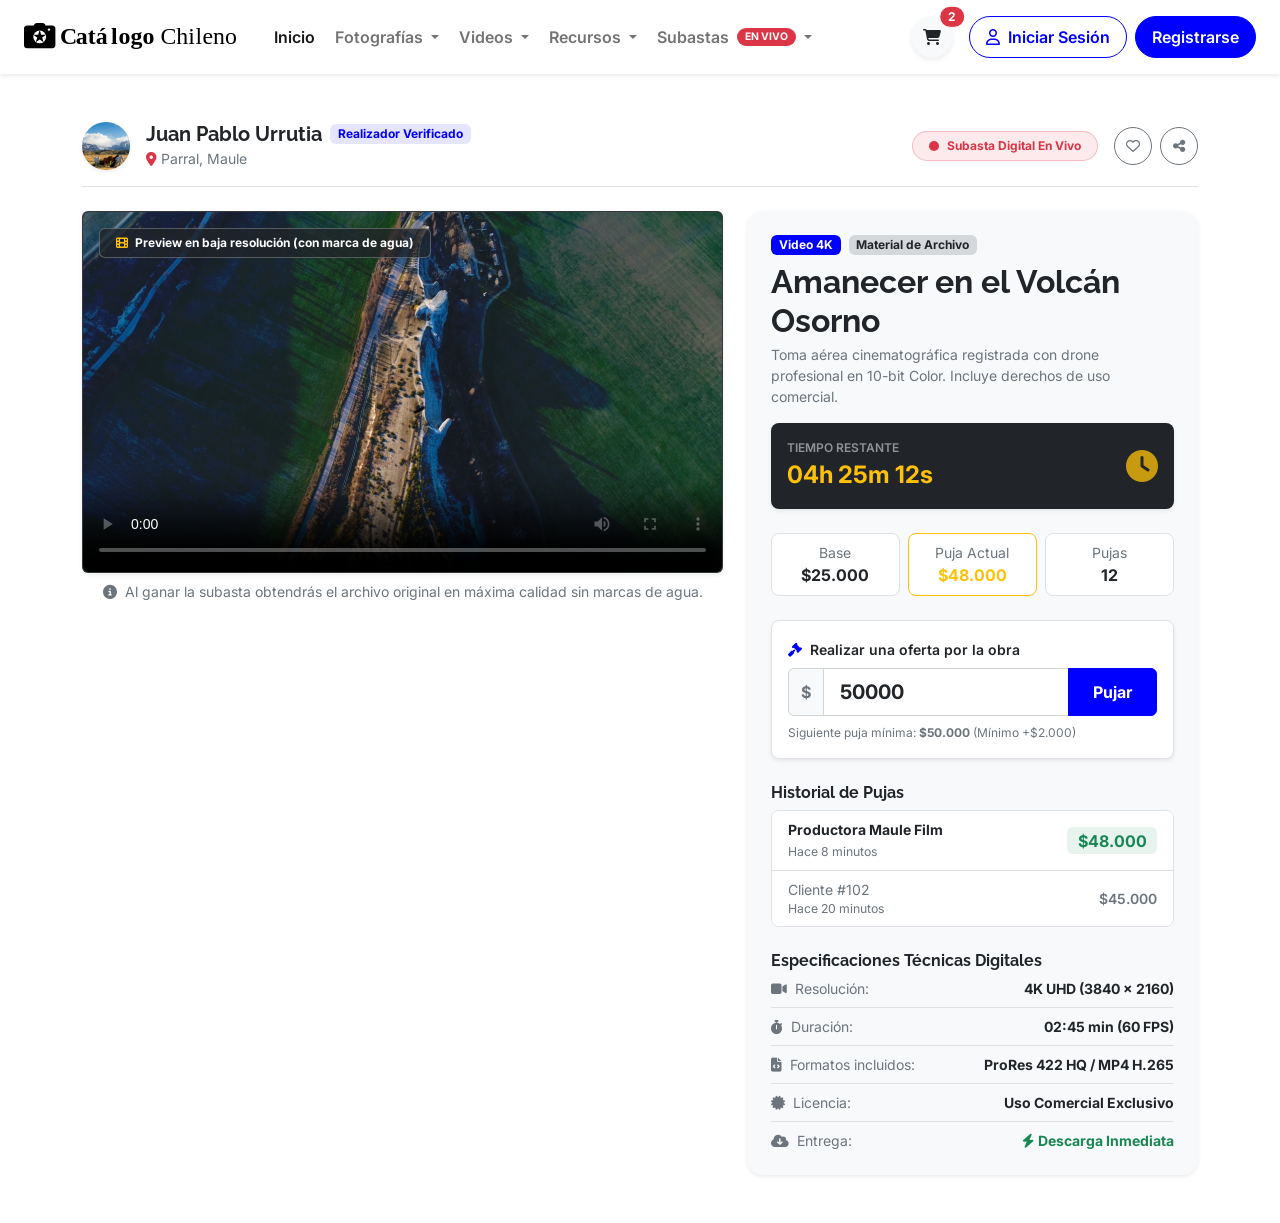
<file: Front-End/subasta.html>
<!DOCTYPE html>
<html lang="es">

<head>
    <meta charset="UTF-8">
    <meta name="viewport" content="width=device-width, initial-scale=1.0">
    <title>Mi Proyecto Web - Bootstrap 5.2.3</title>

    <!-- 1. Estilos locales de Bootstrap (CSS) -->
    <link rel="stylesheet" href="css/bootstrap.min.css">

    <!-- 2. Mis estilos personalizados -->
    <link rel="stylesheet" href="css/style.css">

    <!-- Font Awesome CDN -->
    <link rel="stylesheet" href="https://cdnjs.cloudflare.com/ajax/libs/font-awesome/6.5.1/css/all.min.css">
</head>

<body>

    <!-- NavBar -->
<nav class="navbar navbar-expand-lg navbar-light py-3 bg-white sticky-top shadow-sm">
    <div class="container-fluid px-4">

        <!-- 1. Logotipo -->
        <a class="navbar-brand d-flex align-items-center text-dark me-lg-4" href="index.html">
            <img src="images/LogoCatalogoChileno.svg" alt="Logotipo Catálogo Chileno" height="28" class="d-inline-block">
        </a>

        <!-- Botones para vista móvil (Carrito rápido + Hamburguesa) -->
        <div class="d-flex align-items-center gap-2 d-lg-none">
            <!-- Carrito Móvil -->
            <a href="carrito.html" class="btn btn-light position-relative rounded-circle p-2" aria-label="Carrito de compras">
                <i class="fa-solid fa-cart-shopping text-dark fs-5"></i>
                <span class="position-absolute top-0 start-100 translate-middle badge rounded-pill bg-danger">
                    2
                </span>
            </a>
            
            <!-- Botón Hamburguesa -->
            <button class="navbar-toggler border-0 shadow-none p-2" type="button" data-bs-toggle="collapse" data-bs-target="#navbarContenido"
                aria-controls="navbarContenido" aria-expanded="false" aria-label="Toggle navigation">
                <span class="navbar-toggler-icon"></span>
            </button>
        </div>

        <!-- 3. Contenido colapsable (Menú + Acciones) -->
        <div class="collapse navbar-collapse mt-3 mt-lg-0" id="navbarContenido">

            <!-- Menú de Navegación Principal -->
            <ul class="navbar-nav me-auto mb-2 mb-lg-0 gap-lg-1">
                
                <!-- Inicio -->
                <li class="nav-item">
                    <a class="nav-link fw-semibold active" aria-current="page" href="index.html">Inicio</a>
                </li>

                <!-- Submenú 1: Fotografías -->
                <li class="nav-item dropdown">
                    <a class="nav-link dropdown-toggle fw-semibold" href="#" id="dropFotografias" role="button" data-bs-toggle="dropdown" aria-expanded="false">
                        Fotografías
                    </a>
                    <ul class="dropdown-menu border-0 shadow-sm rounded-3" aria-labelledby="dropFotografias">
                        <li><a class="dropdown-item py-2" href="#"><i class="fa-solid fa-mountain me-2 text-muted"></i>Paisajes</a></li>
                        <li><a class="dropdown-item py-2" href="#"><i class="fa-solid fa-user-group me-2 text-muted"></i>Personas</a></li>
                        <li><a class="dropdown-item py-2" href="#"><i class="fa-solid fa-city me-2 text-muted"></i>Ciudades</a></li>
                        <li><a class="dropdown-item py-2" href="#"><i class="fa-solid fa-masks-theater me-2 text-muted"></i>Fiestas Típicas</a></li>
                        <li><hr class="dropdown-divider"></li>
                        <li><a class="dropdown-item py-2" href="#"><i class="fa-solid fa-leaf me-2 text-muted"></i>Fauna y Naturaleza Chilena</a></li>
                    </ul>
                </li>

                <!-- Submenú 2: Videos -->
                <li class="nav-item dropdown">
                    <a class="nav-link dropdown-toggle fw-semibold" href="#" id="dropVideos" role="button" data-bs-toggle="dropdown" aria-expanded="false">
                        Videos
                    </a>
                    <ul class="dropdown-menu border-0 shadow-sm rounded-3" aria-labelledby="dropVideos">
                        <li><a class="dropdown-item py-2" href="#"><i class="fa-solid fa-tv me-2 text-muted"></i>4K UHD</a></li>
                        <li><a class="dropdown-item py-2" href="#"><i class="fa-solid fa-plane-up me-2 text-muted"></i>Tomas con Dron</a></li>
                        <li><hr class="dropdown-divider"></li>
                        <li><a class="dropdown-item py-2" href="#"><i class="fa-solid fa-film me-2 text-muted"></i>Time-Lapse / Archivo</a></li>
                    </ul>
                </li>

                <!-- Submenú 3: Recursos -->
                <li class="nav-item dropdown">
                    <a class="nav-link dropdown-toggle fw-semibold" href="#" id="dropRecursos" role="button" data-bs-toggle="dropdown" aria-expanded="false">
                        Recursos
                    </a>
                    <ul class="dropdown-menu border-0 shadow-sm rounded-3" aria-labelledby="dropRecursos">
                        <li><a class="dropdown-item py-2" href="#"><i class="fa-solid fa-palette me-2 text-muted"></i>Ilustraciones</a></li>
                        <li><a class="dropdown-item py-2" href="#"><i class="fa-solid fa-bezier-curve me-2 text-muted"></i>Vectores</a></li>
                        <li><a class="dropdown-item py-2" href="#"><i class="fa-solid fa-layer-group me-2 text-muted"></i>Plantillas</a></li>
                        <li><hr class="dropdown-divider"></li>
                        <li><a class="dropdown-item py-2" href="#"><i class="fa-solid fa-music me-2 text-muted"></i>Audio y Música</a></li>
                    </ul>
                </li>

                <!-- Submenú 4: Subastas -->
                <li class="nav-item dropdown">
                    <a class="nav-link dropdown-toggle fw-semibold d-flex align-items-center gap-1" href="#" id="dropSubastas" role="button" data-bs-toggle="dropdown" aria-expanded="false">
                        Subastas
                        <span class="badge bg-danger rounded-pill ms-1 px-2" style="font-size: 0.65rem;">EN VIVO</span>
                    </a>
                    <ul class="dropdown-menu border-0 shadow-sm rounded-3" aria-labelledby="dropSubastas">
                        <li><a class="dropdown-item py-2 fw-semibold text-danger" href="subastas.html"><i class="fa-solid fa-gavel me-2"></i>Subastas en Vivo</a></li>
                        <li><a class="dropdown-item py-2" href="#"><i class="fa-regular fa-calendar me-2 text-muted"></i>Próximas Subastas</a></li>
                        <li><a class="dropdown-item py-2" href="#"><i class="fa-solid fa-clock-rotate-left me-2 text-muted"></i>Finalizadas</a></li>
                    </ul>
                </li>

            </ul>

            <!-- Acciones de Usuario + Carrito (Escritorio) -->
            <div class="d-flex align-items-center gap-3 pt-3 pt-lg-0 mt-3 mt-lg-0">
                
                <!-- Carrito de Compras (Desktop) -->
                <a href="carrito.html" class="btn btn-light position-relative rounded-circle p-2 d-none d-lg-flex align-items-center justify-content-center shadow-sm flex-shrink-0" style="width: 42px; height: 42px;" title="Carrito de compras">
                    <i class="fa-solid fa-cart-shopping text-dark"></i>
                    <span class="position-absolute top-0 start-100 translate-middle badge rounded-pill bg-danger border border-white">
                        2
                    </span>
                </a>

                <!-- Área de Autenticación / Cuenta de Usuario -->
                <div class="d-flex align-items-center gap-2 w-100 w-lg-auto">
                    <a href="login.html" class="btn btn-outline-primary rounded-pill px-3 py-2 fw-semibold w-100 w-lg-auto d-flex align-items-center justify-content-center gap-2 text-nowrap">
                        <i class="fa-regular fa-user"></i>
                        <span>Iniciar Sesión</span>
                    </a>
                    <a href="registro.html" class="btn btn-primary rounded-pill px-3 py-2 fw-semibold w-100 w-lg-auto d-none d-xl-inline-block text-nowrap">
                        Registrarse
                    </a>
                </div>

            </div>

        </div>
    </div>
</nav>

    <main class="container my-4 my-lg-5">
    
    <!-- Encabezado: Artista, Estado de Subasta y Acciones -->
    <div class="d-flex flex-wrap justify-content-between align-items-center mb-4 pb-3 border-bottom gap-3">
        
        <!-- Datos del Creador / Realizador -->
        <div class="d-flex align-items-center gap-3">
            <img src="images/01.jpg" class="rounded-circle shadow-sm" style="width: 48px; height: 48px; object-fit: cover;" alt="Juan Pablo Urrutia">
            <div>
                <div class="d-flex align-items-center gap-2">
                    <h5 class="fw-bold mb-0 text-dark">Juan Pablo Urrutia</h5>
                    <span class="badge bg-primary bg-opacity-10 text-primary small">Realizador Verificado</span>
                </div>
                <small class="text-muted">
                    <i class="fa-solid fa-location-dot me-1 text-danger"></i>Parral, Maule
                </small>
            </div>
        </div>

        <!-- Estado en Vivo y Botones -->
        <div class="d-flex align-items-center gap-2">
            <span class="badge bg-danger bg-opacity-10 text-danger border border-danger border-opacity-25 px-3 py-2 rounded-pill d-flex align-items-center gap-2 me-2">
                <span class="live-dot"></span> Subasta Digital En Vivo
            </span>
            <button type="button" class="btn btn-outline-secondary btn-sm rounded-circle d-flex align-items-center justify-content-center" style="width: 38px; height: 38px;" title="Favoritos">
                <i class="fa-regular fa-heart"></i>
            </button>
            <button type="button" class="btn btn-outline-secondary btn-sm rounded-circle d-flex align-items-center justify-content-center" style="width: 38px; height: 38px;" title="Compartir">
                <i class="fa-solid fa-share-nodes"></i>
            </button>
        </div>
    </div>

    <!-- Contenido Principal -->
    <div class="row g-4 align-items-start">
        
        <!-- Columna Izquierda: Reproductor / Preview Audiovisual -->
        <div class="col-lg-7">
            <div class="position-relative bg-dark rounded-2 overflow-hidden shadow-sm border border-secondary border-opacity-25">
                
                <!-- Reproductor de Video de Muestra -->
                <video class="w-100 d-block rounded-2" style="max-height: 55vh; object-fit: contain;" controls poster="images/dron_portada.png">
                    <source src="videos/dron.mp4" type="video/mp4">
                    Tu navegador no soporta la reproducción de video.
                </video>

                <!-- Badge Informativo de Preview -->
                <div class="position-absolute top-0 start-0 m-3">
                    <span class="badge bg-dark bg-opacity-75 backdrop-blur px-3 py-2 text-white border border-white border-opacity-25">
                        <i class="fa-solid fa-film me-1 text-warning"></i> Preview en baja resolución (con marca de agua)
                    </span>
                </div>
            </div>
            
            <small class="text-muted d-block text-center mt-2">
                <i class="fa-solid fa-circle-info me-1"></i> Al ganar la subasta obtendrás el archivo original en máxima calidad sin marcas de agua.
            </small>
        </div>

        <!-- Columna Derecha: Panel de Subasta Digital -->
        <div class="col-lg-5">
            <div class="card border-0 bg-light p-4 rounded-4 shadow-sm">
                
                <div class="d-flex align-items-center gap-2 mb-2">
                    <span class="badge bg-primary px-2.5 py-1">Video 4K</span>
                    <span class="badge bg-secondary bg-opacity-25 text-dark">Material de Archivo</span>
                </div>

                <h2 class="fw-bold text-dark mb-1">Amanecer en el Volcán Osorno</h2>
                <p class="text-muted small mb-3">Toma aérea cinematográfica registrada con drone profesional en 10-bit Color. Incluye derechos de uso comercial.</p>

                <!-- Caja Contador de Tiempo Restante -->
                <div class="card bg-dark text-white border-0 rounded-3 p-3 mb-4 shadow-sm">
                    <div class="d-flex justify-content-between align-items-center">
                        <div>
                            <small class="text-white-50 d-block text-uppercase fw-semibold" style="font-size: 0.75rem;">Tiempo Restante</small>
                            <span class="fs-4 fw-bold text-warning" id="cronometro">04h 25m 12s</span>
                        </div>
                        <i class="fa-solid fa-clock fs-2 text-warning opacity-75"></i>
                    </div>
                </div>

                <!-- Métricas de la Subasta -->
                <div class="row g-2 text-center mb-4">
                    <div class="col-4">
                        <div class="bg-white p-2 rounded-3 border">
                            <small class="text-muted d-block">Base</small>
                            <strong class="text-dark">$25.000</strong>
                        </div>
                    </div>
                    <div class="col-4">
                        <div class="bg-white p-2 rounded-3 border border-warning">
                            <small class="text-muted d-block">Puja Actual</small>
                            <strong class="text-warning fs-6">$48.000</strong>
                        </div>
                    </div>
                    <div class="col-4">
                        <div class="bg-white p-2 rounded-3 border">
                            <small class="text-muted d-block">Pujas</small>
                            <strong class="text-dark">12</strong>
                        </div>
                    </div>
                </div>

                <!-- ====================================================
                     ESTADO 1: USUARIO CLIENTE LOGUEADO (PUEDE PUJAR)
                     ==================================================== -->
                <div class="bg-white p-3 rounded-3 border shadow-sm mb-4">
                    <label for="montoPuja" class="form-label fw-semibold text-dark small mb-2">
                        <i class="fa-solid fa-gavel text-primary me-1"></i> Realizar una oferta por la obra
                    </label>
                    
                    <form action="#" method="POST" onsubmit="event.preventDefault();">
                        <div class="input-group mb-2">
                            <span class="input-group-text bg-light fw-bold text-muted">$</span>
                            <input type="number" class="form-control form-control-lg fw-bold" id="montoPuja" value="50000" min="50000" step="2000">
                            <button type="submit" class="btn btn-primary px-4 fw-bold">
                                Pujar
                            </button>
                        </div>
                        <small class="text-muted d-block" style="font-size: 0.75rem;">
                            Siguiente puja mínima: <strong>$50.000</strong> (Mínimo +$2.000)
                        </small>
                    </form>
                </div>

                <!-- ====================================================
                     ESTADO 2: SI NO ES CLIENTE (NO LOGUEADO O ES ARTISTA)
                     ==================================================== -->
                <!--
                <div class="alert alert-warning border-warning d-flex align-items-center gap-3 p-3 rounded-3 mb-4" role="alert">
                    <i class="fa-solid fa-lock fs-3 text-warning flex-shrink-0"></i>
                    <div>
                        <strong class="d-block text-dark">¿Quieres pujar por este material?</strong>
                        <span class="small text-muted">Debes ingresar como <strong>Cliente</strong> para participar en subastas.</span>
                        <div class="mt-2">
                            <a href="login.html" class="btn btn-warning btn-sm fw-bold px-3 text-dark">
                                Iniciar Sesión como Cliente
                            </a>
                        </div>
                    </div>
                </div>
                -->

                <!-- Historial de Pujas -->
                <h6 class="fw-bold text-dark mb-2">Historial de Pujas</h6>
                <div class="bg-white rounded-3 border overflow-hidden mb-4">
                    <ul class="list-group list-group-flush small">
                        <li class="list-group-item d-flex justify-content-between align-items-center py-2">
                            <div>
                                <strong class="text-dark d-block">Productora Maule Film</strong>
                                <small class="text-muted">Hace 8 minutos</small>
                            </div>
                            <span class="badge bg-success bg-opacity-10 text-success fw-bold fs-6">$48.000</span>
                        </li>
                        <li class="list-group-item d-flex justify-content-between align-items-center py-2">
                            <div>
                                <span class="text-muted">Cliente #102</span>
                                <small class="text-muted d-block">Hace 20 minutos</small>
                            </div>
                            <span class="text-muted fw-semibold">$45.000</span>
                        </li>
                    </ul>
                </div>

                <!-- Ficha Técnica Digital del Archivo -->
                <h6 class="fw-bold text-dark mb-2">Especificaciones Técnicas Digitales</h6>
                <ul class="list-unstyled text-muted small d-flex flex-column gap-2 mb-0">
                    <li class="d-flex justify-content-between border-bottom pb-2">
                        <span><i class="fa-solid fa-video me-2 text-secondary"></i>Resolución:</span>
                        <strong class="text-dark">4K UHD (3840 x 2160)</strong>
                    </li>
                    <li class="d-flex justify-content-between border-bottom pb-2">
                        <span><i class="fa-solid fa-stopwatch me-2 text-secondary"></i>Duración:</span>
                        <strong class="text-dark">02:45 min (60 FPS)</strong>
                    </li>
                    <li class="d-flex justify-content-between border-bottom pb-2">
                        <span><i class="fa-solid fa-file-code me-2 text-secondary"></i>Formatos incluidos:</span>
                        <strong class="text-dark">ProRes 422 HQ / MP4 H.265</strong>
                    </li>
                    <li class="d-flex justify-content-between border-bottom pb-2">
                        <span><i class="fa-solid fa-certificate me-2 text-secondary"></i>Licencia:</span>
                        <strong class="text-dark">Uso Comercial Exclusivo</strong>
                    </li>
                    <li class="d-flex justify-content-between">
                        <span><i class="fa-solid fa-cloud-arrow-down me-2 text-secondary"></i>Entrega:</span>
                        <strong class="text-success"><i class="fa-solid fa-bolt me-1"></i>Descarga Inmediata</strong>
                    </li>
                </ul>

            </div>
        </div>

    </div>
</main>

</body>
</file>
<file: Front-End/css/style.css>
/* IMPORTANTE: El @import DEBE ser la PRIMERA línea absoluta de tu style.css */
@import url('https://fonts.googleapis.com/css2?family=Inter:ital,opsz,wght@0,14..32,100..900;1,14..32,100..900&family=Raleway:ital,wght@0,100..900;1,100..900&display=swap');

/* 1. Sobrescribir variables de Bootstrap para la fuente del cuerpo */
:root {
    --bs-body-font-family: 'Inter', sans-serif !important;
    --bs-font-sans-serif: 'Inter', sans-serif !important;
}

/* 2. Fuente Inter para todo el contenido general (Botones, Menús, Etiquetas, Formularios, Badges, Párrafos) */
body,
button,
input,
select,
textarea,
.btn,
.nav-link,
.badge,
.dropdown-item,
.form-control,
.form-label,
p,
span,
small,
a {
    font-family: 'Inter', sans-serif !important;
}

/* 3. Fuente Raleway EXCLUSIVA para Encabezados y Títulos */
h1, h2, h3, h4, h5, h6,
.h1, .h2, .h3, .h4, .h5, .h6,
.display-1, .display-2, .display-3, .display-4, .display-5, .display-6,
.navbar-brand {
    font-family: 'Raleway', sans-serif !important;
}

/* ==========================================================================
   CONFIGURACIÓN Y SOBRESCRITURA DE COLOR AZUL (PRIMARY)
   ========================================================================== */

:root {
    /* Color azul principal */
    --bs-primary: #0000FE !important;
    
    /* Valor RGB requerido para opacidades de Bootstrap (ej: bg-opacity-10) */
    --bs-primary-rgb: 0, 0, 254 !important;

    /* Enlaces */
    --bs-link-color: #0000FE !important;
    --bs-link-hover-color: #0000B8 !important;
}

/* 1. Botón Relleno (.btn-primary) */
.btn-primary {
    background-color: var(--bs-primary) !important;
    border-color: var(--bs-primary) !important;
    color: #ffffff !important;
    transition: all 0.2s ease-in-out;
}

.btn-primary:hover,
.btn-primary:focus,
.btn-primary:active {
    background-color: #0000B8 !important;
    border-color: #0000B8 !important;
    color: #ffffff !important;
}

/* 2. Botón Delineado (.btn-outline-primary) con hover sutil */
.btn-outline-primary {
    color: #0000FE !important;
    border-color: #0000FE !important;
    background-color: #ffffff !important;
    transition: all 0.2s ease-in-out;
}

.btn-outline-primary:hover,
.btn-outline-primary:focus,
.btn-outline-primary:active {
    background-color: #F3F5FE !important; /* Fondo azul sutil */
    color: #0000B8 !important;            /* Texto e icono azul oscuro */
    border-color: #0000B8 !important;       /* Borde azul oscuro */
}

/* 3. Utilidades de Texto y Bordes */
.text-primary {
    color: var(--bs-primary) !important;
}

.border-primary {
    border-color: var(--bs-primary) !important;
}

/* NOTA: Se omite .bg-primary para no romper la utilidad bg-opacity-* de Bootstrap (como bg-opacity-10 en badges).
   Bootstrap calculará los fondos transparentes de manera nativa usando --bs-primary-rgb. */
/* ==========================================================================
   CONFIGURACIÓN EFECTOS CARDS
   ========================================================================== */

/* Activa la opacidad solo al pasar el cursor sobre la tarjeta */
.hover-overlay {
    opacity: 0;
    transition: opacity 0.3s ease-in-out;
}

.card-hover:hover .hover-overlay {
    opacity: 1;
}

/* Botón de me gusta transparente (por defecto solo borde blanco) */
.btn-like {
    background: none;
    border: none;
    color: #ffffff;
    font-size: 1.25rem;
    padding: 0;
    line-height: 1;
    transition: all 0.2s ease-in-out;
}

/* Al pasar el cursor O cuando tenga la clase .active (al dar click) */
.btn-like:hover,
.btn-like.active {
    color: #dc3545 !important; /* Rojo Bootstrap */
    transform: scale(1.15); /* Aumento sutil */
}

/* Transforma el icono de contorno (regular) a relleno sólido (solid) */
.btn-like:hover .fa-heart,
.btn-like.active .fa-heart {
    font-weight: 900; /* Hace que el corazón se rellene por completo */
}

/* Ajustes cards categorías */
/* Botones de categoría estilo Behance */
.category-btn {
    border: none;
    white-space: nowrap; /* Adapta el ancho exacto al texto */
    color: #ffffff !important; /* Fuerza el texto a blanco puro */
    background-size: cover;
    background-position: center;
    transition: transform 0.2s ease, filter 0.2s ease;
}

/* Efecto hover suave */
.category-btn:hover {
    color: #ffffff !important;
    transform: translateY(-2px);
    filter: brightness(1.15); /* Aclara ligeramente la imagen al pasar el mouse */
}

/* Indicador visual de zoom para la imagen */
.img-zoomable {
    cursor: zoom-in;
    transition: transform 0.2s ease, filter 0.2s ease;
}

.img-zoomable:hover {
    filter: brightness(0.95);
}

/* Botón suave estilo Behance 
.btn-soft-primary {
    background-color: #f0f4ff;
    color: #0d6efd;
    border: none;
    transition: background-color 0.2s ease, color 0.2s ease;
}

.btn-soft-primary:hover {
    background-color: #e2ebff;
    color: #0a58ca;
}
*/
/* Transición suave para enlaces del footer */
.footer-links a {
    transition: color 0.2s ease, padding-left 0.2s ease;
}

.footer-links a:hover {
    color: #ffffff !important;
    padding-left: 4px; /* Ligero desplazamiento a la derecha al pasar el ratón */
}

/* Iconos de redes sociales interactivos */
.social-icon {
    transition: background-color 0.2s ease, border-color 0.2s ease, transform 0.2s ease;
}

.social-icon:hover {
    background-color: #0d6efd; /* Azul Bootstrap */
    border-color: #0d6efd;
    color: #ffffff !important;
    transform: translateY(-3px);
}

/* Indicador pulsante de subasta en vivo */
.live-dot {
    width: 10px;
    height: 10px;
    background-color: #dc3545;
    border-radius: 50%;
    display: inline-block;
    box-shadow: 0 0 0 0 rgba(220, 53, 69, 0.7);
    animation: pulse-red 1.5s infinite;
}

@keyframes pulse-red {
    0% { transform: scale(0.95); box-shadow: 0 0 0 0 rgba(220, 53, 69, 0.7); }
    70% { transform: scale(1); box-shadow: 0 0 0 8px rgba(220, 53, 69, 0); }
    100% { transform: scale(0.95); box-shadow: 0 0 0 0 rgba(220, 53, 69, 0); }
}

/* Efecto hover en lista de pujas */
.bid-history-item {
    transition: background-color 0.2s ease;
}
.bid-history-item:hover {
    background-color: #f8f9fa;
}


/* Botón "Cargar más" de ancho completo */
.btn-cargar-mas {
    background-color: #fafafa;
    border: 1px solid #e5e5e5;
    color: var(--blue-darkest, #1a1a1a) !important;
    font-size: 1rem;
    transition: background-color 0.2s ease, border-color 0.2s ease;
}

.btn-cargar-mas:hover,
.btn-cargar-mas:focus {
    background-color: #f0f0f0;
    border-color: #d8d8d8;
    color: #000000 !important;
}

/* ==========================================================================
   SELECTOR DE ROL (SEGMENTED CONTROL MODERNO)
   ========================================================================== */
.role-selector-track {
    background-color: #F3F5FE;
    padding: 4px;
    border-radius: 50rem;
    display: flex;
    gap: 4px;
    border: 1px solid #D8DFFA;
}

.role-selector-btn {
    border-radius: 50rem !important;
    color: #586695;
    border: none !important;
    background-color: transparent;
    transition: all 0.25s ease-in-out;
    font-size: 0.9rem;
}

.role-selector-btn:hover {
    color: #0000FE;
}

/* Estado Activo / Seleccionado */
.btn-check:checked + .role-selector-btn {
    background-color: #0000FE !important;
    color: #ffffff !important;
    box-shadow: 0 3px 8px rgba(0, 0, 254, 0.25);
}
</file>
